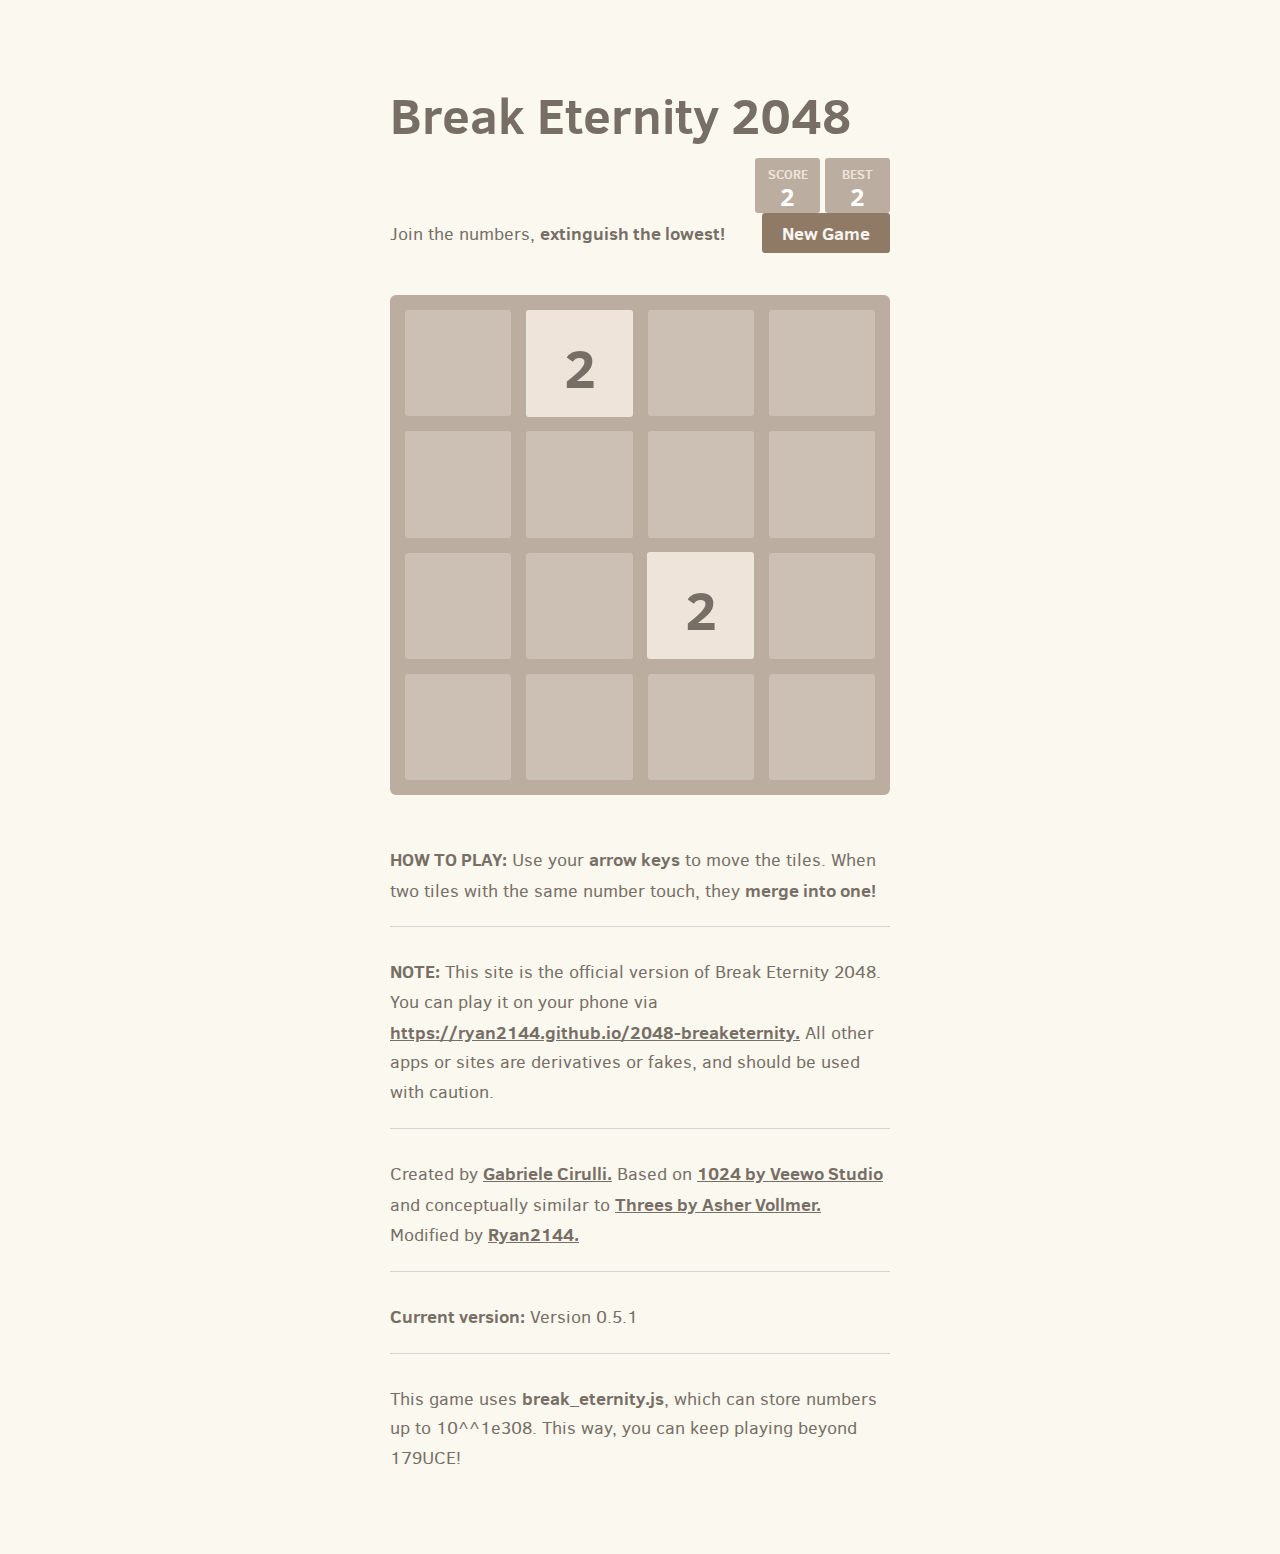
<file: index.html>
<!DOCTYPE html>
<html>
<head>
  <meta charset="utf-8">
  <title>Break Eternity 2048</title>

  <link href="style/main.css" rel="stylesheet" type="text/css">
  <link rel="shortcut icon" href="favicon.ico">
  <link rel="apple-touch-icon" href="meta/apple-touch-icon.png">
  <link rel="apple-touch-startup-image" href="meta/apple-touch-startup-image-640x1096.png" media="(device-width: 320px) and (device-height: 568px) and (-webkit-device-pixel-ratio: 2)"> <!-- iPhone 5+ -->
  <link rel="apple-touch-startup-image" href="meta/apple-touch-startup-image-640x920.png"  media="(device-width: 320px) and (device-height: 480px) and (-webkit-device-pixel-ratio: 2)"> <!-- iPhone, retina -->
  <meta name="apple-mobile-web-app-capable" content="yes">
  <meta name="apple-mobile-web-app-status-bar-style" content="black">

  <meta name="HandheldFriendly" content="True">
  <meta name="MobileOptimized" content="320">
  <meta name="viewport" content="width=device-width, target-densitydpi=160dpi, initial-scale=1.0, maximum-scale=1, user-scalable=no, minimal-ui">
</head>
<body>
  <div class="container">
    <div class="heading">
      <h1 class="title">Break Eternity 2048</h1>
      <div class="scores-container">
        <div class="score-container">0</div>
        <div class="best-container">0</div>
      </div>
    </div>

    <div class="above-game">
      <p class="game-intro">Join the numbers, <strong>extinguish the lowest!</strong></p>
      <a class="restart-button">New Game</a>
    </div>

    <div class="game-container">
      <div class="game-message">
        <p></p>
        <div class="lower">
	        <a class="keep-playing-button">Keep going</a>
          <a class="retry-button">Try again</a>
        </div>
      </div>

      <div class="grid-container">
        <div class="grid-row">
          <div class="grid-cell"></div>
          <div class="grid-cell"></div>
          <div class="grid-cell"></div>
          <div class="grid-cell"></div>
        </div>
        <div class="grid-row">
          <div class="grid-cell"></div>
          <div class="grid-cell"></div>
          <div class="grid-cell"></div>
          <div class="grid-cell"></div>
        </div>
        <div class="grid-row">
          <div class="grid-cell"></div>
          <div class="grid-cell"></div>
          <div class="grid-cell"></div>
          <div class="grid-cell"></div>
        </div>
        <div class="grid-row">
          <div class="grid-cell"></div>
          <div class="grid-cell"></div>
          <div class="grid-cell"></div>
          <div class="grid-cell"></div>
        </div>
      </div>

      <div class="tile-container">

      </div>
    </div>

    <p class="game-explanation">
      <strong class="important">How to play:</strong> Use your <strong>arrow keys</strong> to move the tiles. When two tiles with the same number touch, they <strong>merge into one!</strong>
    </p>
    <hr>
    <p>
    <strong class="important">Note:</strong> This site is the official version of Break Eternity 2048. You can play it on your phone via <a href="https://ryan2144.github.io/2048-breaketernity">https://ryan2144.github.io/2048-breaketernity.</a> All other apps or sites are derivatives or fakes, and should be used with caution.
    </p>
    <hr>
    <p>
    Created by <a href="http://gabrielecirulli.com" target="_blank">Gabriele Cirulli.</a> Based on <a href="https://itunes.apple.com/us/app/1024!/id823499224" target="_blank">1024 by Veewo Studio</a> and conceptually similar to <a href="http://asherv.com/threes/" target="_blank">Threes by Asher Vollmer.</a> Modified by <a href="https://github.com/Ryan2144" target="_blank">Ryan2144.</a>
    </p>
    <hr>
    <p>
    <strong>Current version:</strong> Version 0.5.1
    </p>
    <hr>
    <p>
    This game uses <strong>break_eternity.js</strong>, which can store numbers up to 10^^1e308. This way, you can keep playing beyond 179UCE!
    </p>
  </div>

  <script src="js/bind_polyfill.js"></script>
  <script src="js/classlist_polyfill.js"></script>
  <script src="js/animframe_polyfill.js"></script>
  <script src="js/keyboard_input_manager.js"></script>
  <script src="js/html_actuator.js"></script>
  <script src="js/grid.js"></script>
  <script src="js/tile.js"></script>
  <script src="js/local_storage_manager.js"></script>
  <script src="js/game_manager.js"></script>
  <script src="js/application.js"></script>
  <script src="js/illions.js"></script>
  <script src="js/break_eternity.js"></script>
  <script>var language = 1;</script>
</body>
</html>
</file>
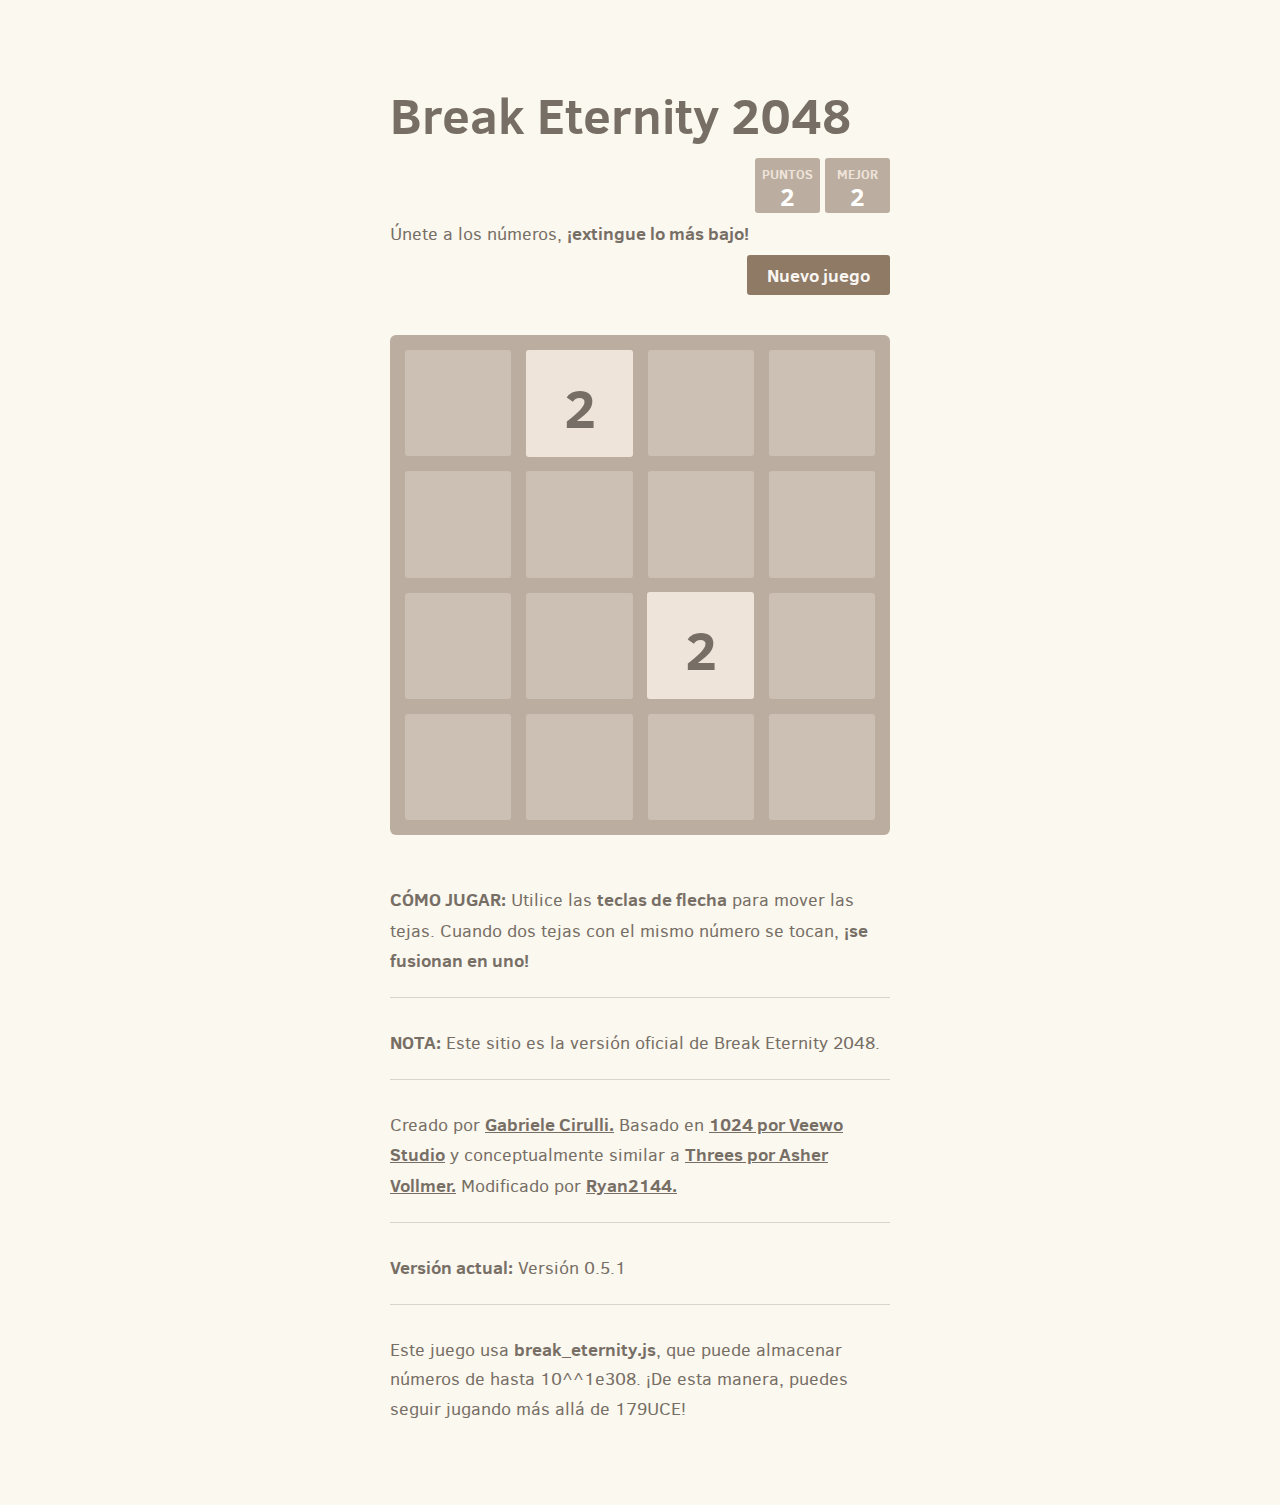
<file: es.html>
<!DOCTYPE html>
<html>
<head>
  <meta charset="utf-8">
  <title>Break Eternity 2048</title>

  <link href="style/main.css" rel="stylesheet" type="text/css">
  <link rel="shortcut icon" href="favicon.ico">
  <link rel="apple-touch-icon" href="meta/apple-touch-icon.png">
  <link rel="apple-touch-startup-image" href="meta/apple-touch-startup-image-640x1096.png" media="(device-width: 320px) and (device-height: 568px) and (-webkit-device-pixel-ratio: 2)"> <!-- iPhone 5+ -->
  <link rel="apple-touch-startup-image" href="meta/apple-touch-startup-image-640x920.png"  media="(device-width: 320px) and (device-height: 480px) and (-webkit-device-pixel-ratio: 2)"> <!-- iPhone, retina -->
  <meta name="apple-mobile-web-app-capable" content="yes">
  <meta name="apple-mobile-web-app-status-bar-style" content="black">

  <meta name="HandheldFriendly" content="True">
  <meta name="MobileOptimized" content="320">
  <meta name="viewport" content="width=device-width, target-densitydpi=160dpi, initial-scale=1.0, maximum-scale=1, user-scalable=no, minimal-ui">
</head>
<body>
  <div class="container">
    <div class="heading">
      <h1 class="title">Break Eternity 2048</h1>
      <div class="scores-container">
        <div class="score-container es">0</div>
        <div class="best-container es">0</div>
      </div>
    </div>

    <div class="above-game">
      <p class="game-intro">Únete a los números, <strong>¡extingue lo más bajo!</strong></p>
      <a class="restart-button">Nuevo juego</a>
    </div>

    <div class="game-container">
      <div class="game-message">
        <p></p>
        <div class="lower">
	        <a class="keep-playing-button">Sigue adelante</a>
          <a class="retry-button">Intentar otra vez</a>
        </div>
      </div>

      <div class="grid-container">
        <div class="grid-row">
          <div class="grid-cell"></div>
          <div class="grid-cell"></div>
          <div class="grid-cell"></div>
          <div class="grid-cell"></div>
        </div>
        <div class="grid-row">
          <div class="grid-cell"></div>
          <div class="grid-cell"></div>
          <div class="grid-cell"></div>
          <div class="grid-cell"></div>
        </div>
        <div class="grid-row">
          <div class="grid-cell"></div>
          <div class="grid-cell"></div>
          <div class="grid-cell"></div>
          <div class="grid-cell"></div>
        </div>
        <div class="grid-row">
          <div class="grid-cell"></div>
          <div class="grid-cell"></div>
          <div class="grid-cell"></div>
          <div class="grid-cell"></div>
        </div>
      </div>

      <div class="tile-container">

      </div>
    </div>

    <p class="game-explanation">
      <strong class="important">Cómo jugar:</strong> Utilice las <strong>teclas de flecha</strong> para mover las tejas. Cuando dos tejas con el mismo número se tocan, <strong>¡se fusionan en uno!</strong>
    </p>
    <hr>
    <p>
    <strong class="important">Nota:</strong> Este sitio es la versión oficial de Break Eternity 2048.
    </p>
    <hr>
    <p>
    Creado por <a href="http://gabrielecirulli.com" target="_blank">Gabriele Cirulli.</a> Basado en <a href="https://itunes.apple.com/us/app/1024!/id823499224" target="_blank">1024 por Veewo Studio</a> y conceptualmente similar a <a href="http://asherv.com/threes/" target="_blank">Threes por Asher Vollmer.</a> Modificado por <a href="https://github.com/Ryan2144" target="_blank">Ryan2144.</a>
    </p>
    <hr>
    <p>
    <strong>Versión actual:</strong> Versión 0.5.1
    </p>
    <hr>
    <p>
    Este juego usa <strong>break_eternity.js</strong>, que puede almacenar números de hasta 10^^1e308. ¡De esta manera, puedes seguir jugando más allá de 179UCE!
    </p>
  </div>

  <script src="js/bind_polyfill.js"></script>
  <script src="js/classlist_polyfill.js"></script>
  <script src="js/animframe_polyfill.js"></script>
  <script src="js/keyboard_input_manager.js"></script>
  <script src="js/html_actuator.js"></script>
  <script src="js/grid.js"></script>
  <script src="js/tile.js"></script>
  <script src="js/local_storage_manager.js"></script>
  <script src="js/game_manager.js"></script>
  <script src="js/application.js"></script>
  <script src="js/illions.js"></script>
  <script src="js/break_eternity.js"></script>
  <script>var language = 4;</script>
</body>
</html>
</file>
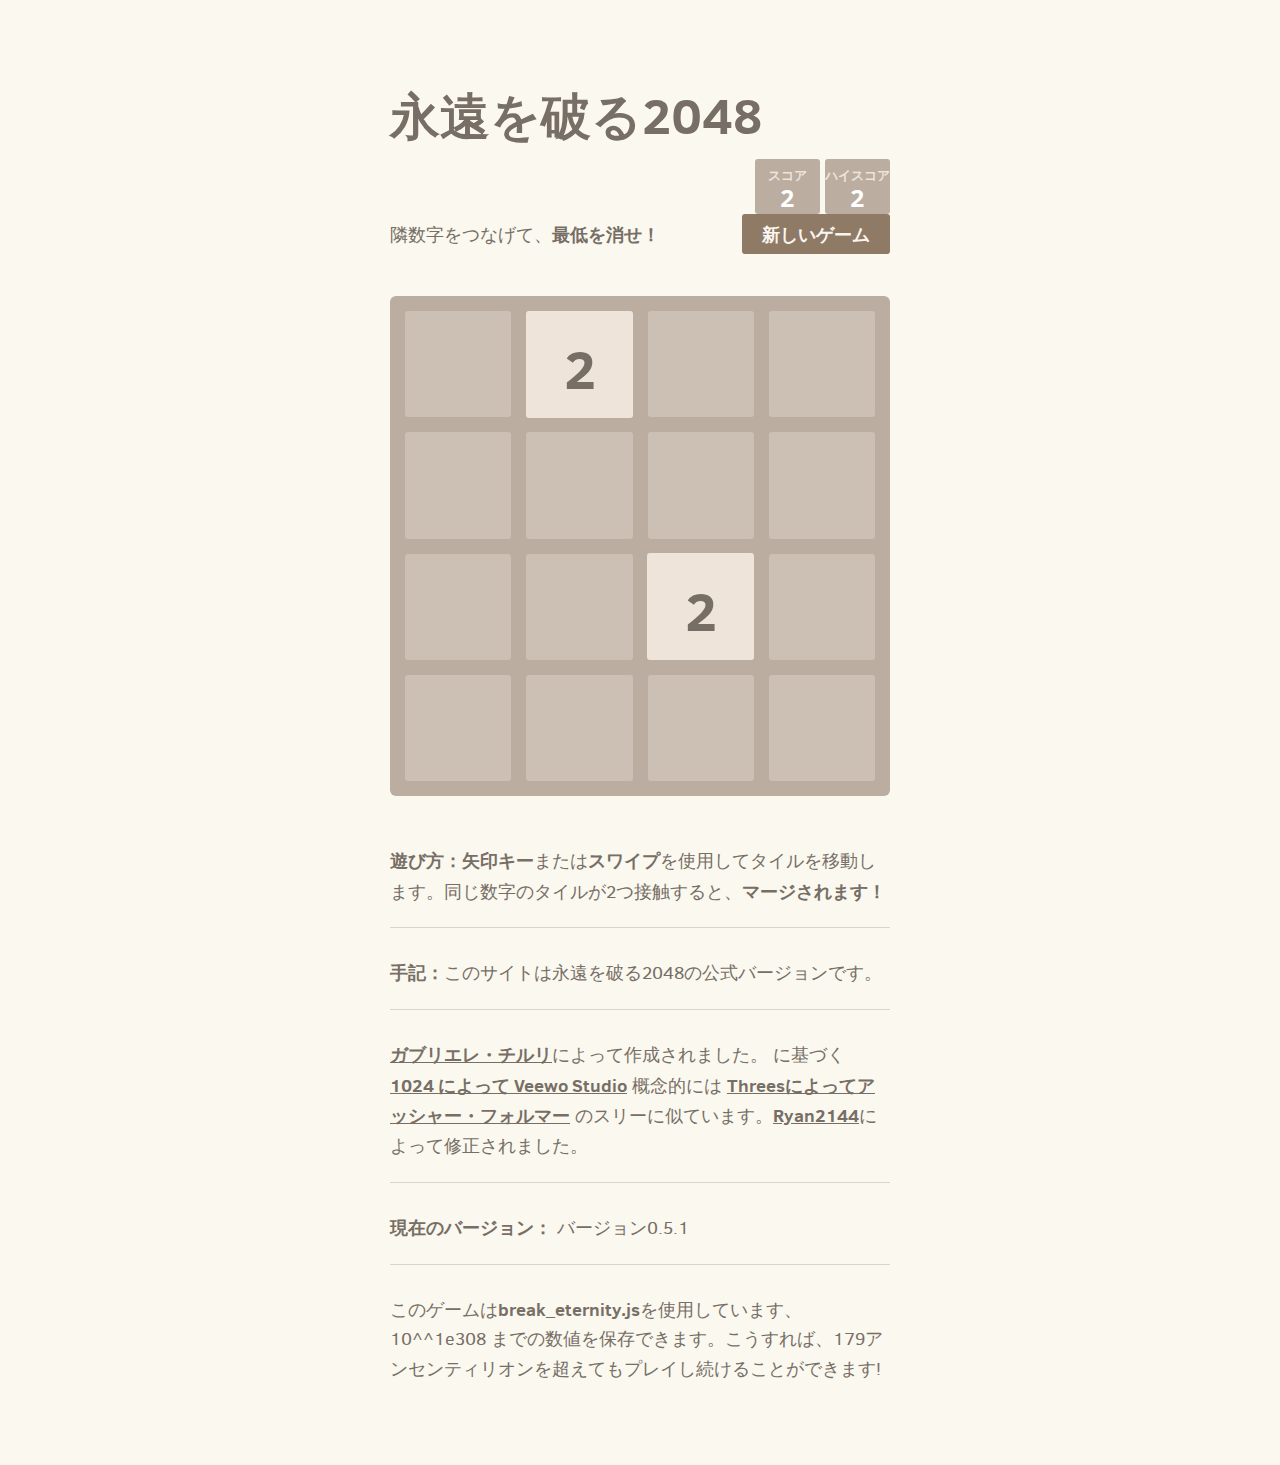
<file: ja.html>
<!DOCTYPE html>
<html>
<head>
  <meta charset="utf-8">
  <title>永遠を破る2048</title>

  <link href="style/main.css" rel="stylesheet" type="text/css">
  <link rel="shortcut icon" href="favicon.ico">
  <link rel="apple-touch-icon" href="meta/apple-touch-icon.png">
  <link rel="apple-touch-startup-image" href="meta/apple-touch-startup-image-640x1096.png" media="(device-width: 320px) and (device-height: 568px) and (-webkit-device-pixel-ratio: 2)"> <!-- iPhone 5+ -->
  <link rel="apple-touch-startup-image" href="meta/apple-touch-startup-image-640x920.png"  media="(device-width: 320px) and (device-height: 480px) and (-webkit-device-pixel-ratio: 2)"> <!-- iPhone, retina -->
  <meta name="apple-mobile-web-app-capable" content="yes">
  <meta name="apple-mobile-web-app-status-bar-style" content="black">

  <meta name="HandheldFriendly" content="True">
  <meta name="MobileOptimized" content="320">
  <meta name="viewport" content="width=device-width, target-densitydpi=160dpi, initial-scale=1.0, maximum-scale=1, user-scalable=no, minimal-ui">
</head>
<body>
  <div class="container">
    <div class="heading">
      <h1 class="title">永遠を破る2048</h1>
      <div class="scores-container">
        <div class="score-container ja">0</div>
        <div class="best-container ja">0</div>
      </div>
    </div>

    <div class="above-game">
      <p class="game-intro">隣数字をつなげて、<strong>最低を消せ！</strong></p>
      <a class="restart-button">新しいゲーム</a>
    </div>

    <div class="game-container">
      <div class="game-message">
        <p></p>
        <div class="lower">
	        <a class="keep-playing-button">続ける</a>
          <a class="retry-button">もう一度始める</a>
        </div>
      </div>

      <div class="grid-container">
        <div class="grid-row">
          <div class="grid-cell"></div>
          <div class="grid-cell"></div>
          <div class="grid-cell"></div>
          <div class="grid-cell"></div>
        </div>
        <div class="grid-row">
          <div class="grid-cell"></div>
          <div class="grid-cell"></div>
          <div class="grid-cell"></div>
          <div class="grid-cell"></div>
        </div>
        <div class="grid-row">
          <div class="grid-cell"></div>
          <div class="grid-cell"></div>
          <div class="grid-cell"></div>
          <div class="grid-cell"></div>
        </div>
        <div class="grid-row">
          <div class="grid-cell"></div>
          <div class="grid-cell"></div>
          <div class="grid-cell"></div>
          <div class="grid-cell"></div>
        </div>
      </div>

      <div class="tile-container">

      </div>
    </div>

    <p class="game-explanation">
      <strong class="important">遊び方：</strong><strong>矢印キー</strong>または<strong>スワイプ</strong>を使用してタイルを移動します。同じ数字のタイルが2つ接触すると、<strong>マージされます！</strong>
    </p>
    <hr>
    <p>
    <strong class="important">手記：</strong>このサイトは永遠を破る2048の公式バージョンです。
    </p>
    <hr>
    <p>
    <a href="http://gabrielecirulli.com" target="_blank">ガブリエレ・チルリ</a>によって作成されました。 に基づく <a href="https://itunes.apple.com/us/app/1024!/id823499224" target="_blank">1024 によって Veewo Studio</a> 概念的には <a href="http://asherv.com/threes/" target="_blank">Threesによってアッシャー・フォルマー</a> のスリーに似ています。<a href="https://github.com/Ryan2144" target="_blank">Ryan2144</a>によって修正されました。
    </p>
    <hr>
    <p>
    <strong>現在のバージョン：</strong> バージョン0.5.1
    </p>
    <hr>
    <p>
    このゲームは<strong>break_eternity.js</strong>を使用しています、10^^1e308 までの数値を保存できます。こうすれば、179アンセンティリオンを超えてもプレイし続けることができます!
    </p>
  </div>

  <script src="js/bind_polyfill.js"></script>
  <script src="js/classlist_polyfill.js"></script>
  <script src="js/animframe_polyfill.js"></script>
  <script src="js/keyboard_input_manager.js"></script>
  <script src="js/html_actuator.js"></script>
  <script src="js/grid.js"></script>
  <script src="js/tile.js"></script>
  <script src="js/local_storage_manager.js"></script>
  <script src="js/game_manager.js"></script>
  <script src="js/application.js"></script>
  <script src="js/illions.js"></script>
  <script src="js/break_eternity.js"></script>
  <script>var language = 2;</script>
</body>
</html>
</file>
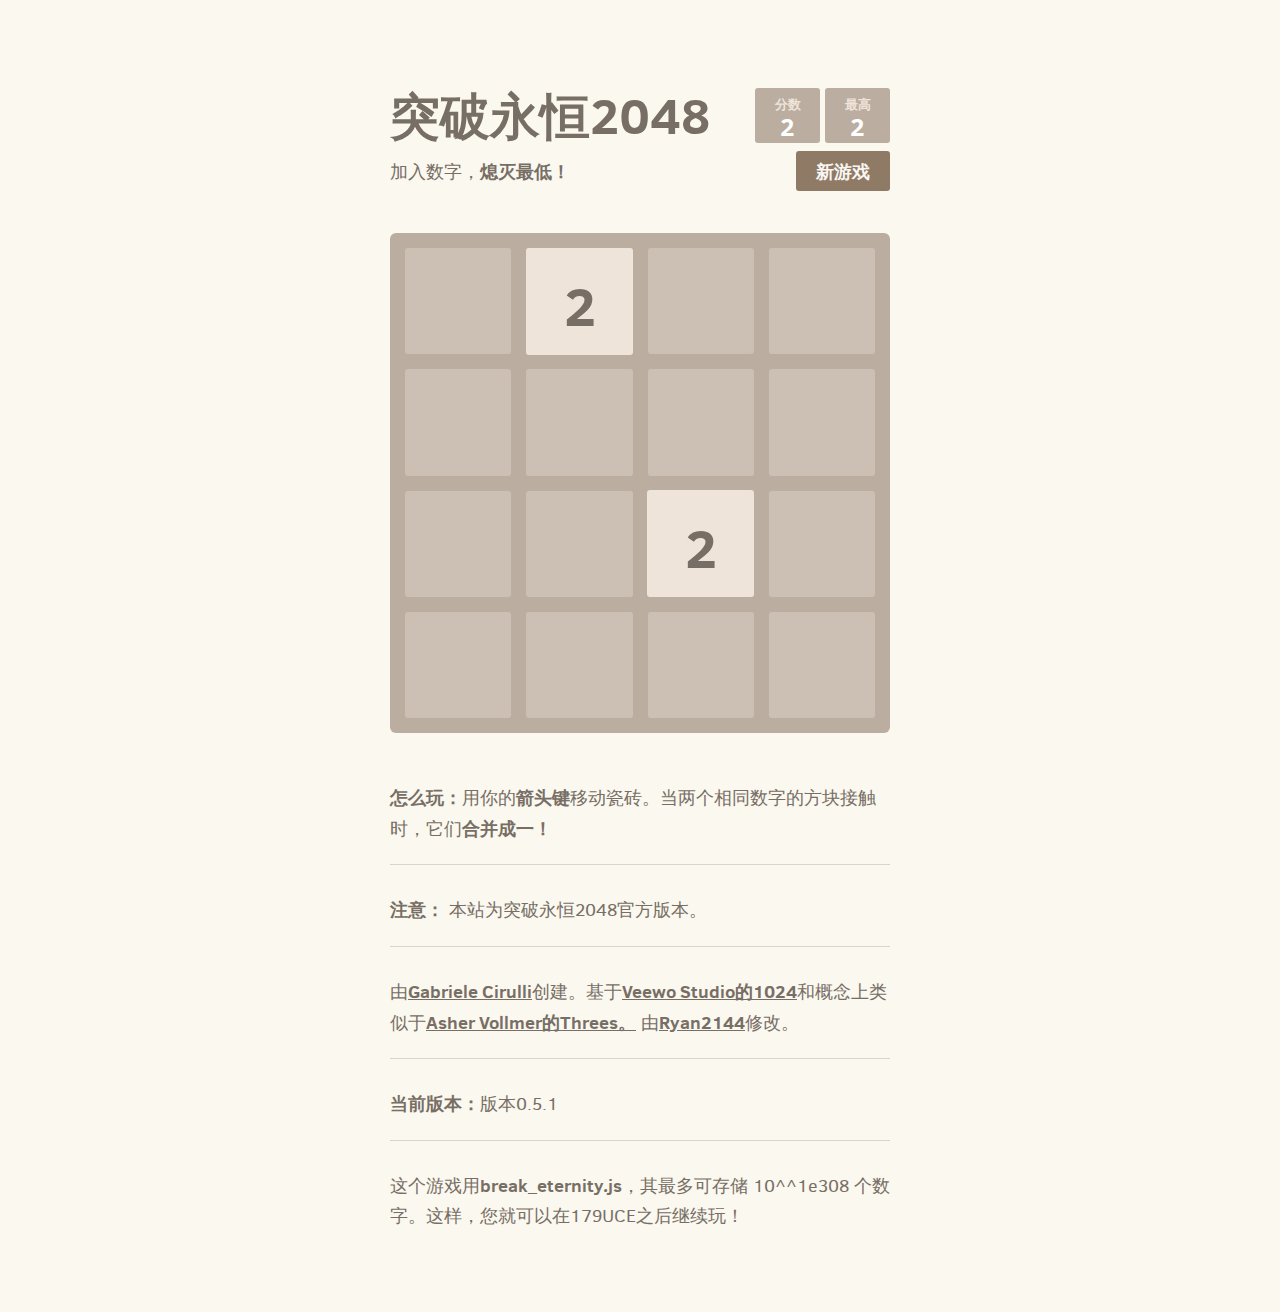
<file: zh.html>
<!DOCTYPE html>
<html>
<head>
  <meta charset="utf-8">
  <title>突破永恒2048</title>

  <link href="style/main.css" rel="stylesheet" type="text/css">
  <link rel="shortcut icon" href="favicon.ico">
  <link rel="apple-touch-icon" href="meta/apple-touch-icon.png">
  <link rel="apple-touch-startup-image" href="meta/apple-touch-startup-image-640x1096.png" media="(device-width: 320px) and (device-height: 568px) and (-webkit-device-pixel-ratio: 2)"> <!-- iPhone 5+ -->
  <link rel="apple-touch-startup-image" href="meta/apple-touch-startup-image-640x920.png"  media="(device-width: 320px) and (device-height: 480px) and (-webkit-device-pixel-ratio: 2)"> <!-- iPhone, retina -->
  <meta name="apple-mobile-web-app-capable" content="yes">
  <meta name="apple-mobile-web-app-status-bar-style" content="black">

  <meta name="HandheldFriendly" content="True">
  <meta name="MobileOptimized" content="320">
  <meta name="viewport" content="width=device-width, target-densitydpi=160dpi, initial-scale=1.0, maximum-scale=1, user-scalable=no, minimal-ui">
</head>
<body>
  <div class="container">
    <div class="heading">
      <h1 class="title">突破永恒2048</h1>
      <div class="scores-container">
        <div class="score-container zh">0</div>
        <div class="best-container zh">0</div>
      </div>
    </div>

    <div class="above-game">
      <p class="game-intro">加入数字，<strong>熄灭最低！</strong></p>
      <a class="restart-button">新游戏</a>
    </div>

    <div class="game-container">
      <div class="game-message">
        <p></p>
        <div class="lower">
	        <a class="keep-playing-button">接着玩</a>
          <a class="retry-button">再试一次</a>
        </div>
      </div>

      <div class="grid-container">
        <div class="grid-row">
          <div class="grid-cell"></div>
          <div class="grid-cell"></div>
          <div class="grid-cell"></div>
          <div class="grid-cell"></div>
        </div>
        <div class="grid-row">
          <div class="grid-cell"></div>
          <div class="grid-cell"></div>
          <div class="grid-cell"></div>
          <div class="grid-cell"></div>
        </div>
        <div class="grid-row">
          <div class="grid-cell"></div>
          <div class="grid-cell"></div>
          <div class="grid-cell"></div>
          <div class="grid-cell"></div>
        </div>
        <div class="grid-row">
          <div class="grid-cell"></div>
          <div class="grid-cell"></div>
          <div class="grid-cell"></div>
          <div class="grid-cell"></div>
        </div>
      </div>

      <div class="tile-container">

      </div>
    </div>

    <p class="game-explanation">
      <strong class="important">怎么玩：</strong>用你的<strong>箭头键</strong>移动瓷砖。当两个相同数字的方块接触时，它们<strong>合并成一！</strong>
    </p>
    <hr>
    <p>
    <strong class="important">注意：</strong> 本站为突破永恒2048官方版本。
    </p>
    <hr>
    <p>
    由<a href="http://gabrielecirulli.com" target="_blank">Gabriele Cirulli</a>创建。基于<a href="https://itunes.apple.com/us/app/1024!/id823499224" target="_blank">Veewo Studio的1024</a>和概念上类似于<a href="http://asherv.com/threes/" target="_blank">Asher Vollmer的Threes。</a> 由<a href="https://github.com/Ryan2144" target="_blank">Ryan2144</a>修改。
    </p>
    <hr>
    <p>
    <strong>当前版本：</strong>版本0.5.1
    </p>
    <hr>
    <p>
    这个游戏用<strong>break_eternity.js</strong>，其最多可存储 10^^1e308 个数字。这样，您就可以在179UCE之后继续玩！
    </p>
  </div>

  <script src="js/bind_polyfill.js"></script>
  <script src="js/classlist_polyfill.js"></script>
  <script src="js/animframe_polyfill.js"></script>
  <script src="js/keyboard_input_manager.js"></script>
  <script src="js/html_actuator.js"></script>
  <script src="js/grid.js"></script>
  <script src="js/tile.js"></script>
  <script src="js/local_storage_manager.js"></script>
  <script src="js/game_manager.js"></script>
  <script src="js/application.js"></script>
  <script src="js/illions.js"></script>
  <script src="js/break_eternity.js"></script>
  <script>var language = 3;</script>
</body>
</html>
</file>
<file: style/main.css>
@import url(fonts/clear-sans.css);
html, body {
  margin: 0;
  padding: 0;
  background: #faf8ef;
  color: #776e65;
  font-family: "Clear Sans", "Helvetica Neue", Arial, sans-serif;
  font-size: 18px; }

body {
  margin: 80px 0; }

.heading:after {
  content: "";
  display: block;
  clear: both; }

h1.title {
  font-size: 50px;
  font-weight: bold;
  margin: 0;
  display: block;
  float: left; }

@-webkit-keyframes move-up {
  0% {
    top: 25px;
    opacity: 1; }

  100% {
    top: -50px;
    opacity: 0; } }
@-moz-keyframes move-up {
  0% {
    top: 25px;
    opacity: 1; }

  100% {
    top: -50px;
    opacity: 0; } }
@keyframes move-up {
  0% {
    top: 25px;
    opacity: 1; }

  100% {
    top: -50px;
    opacity: 0; } }
.scores-container {
  float: right;
  text-align: right; }

.score-container, .best-container {
  position: relative;
  display: inline-block;
  background: #bbada0;
  padding: 15px 25px;
  font-size: 25px;
  height: 25px;
  line-height: 47px;
  font-weight: bold;
  border-radius: 3px;
  color: white;
  margin-top: 8px;
  text-align: center; }
  .score-container:after, .best-container:after {
    position: absolute;
    width: 100%;
    top: 10px;
    left: 0;
    text-transform: uppercase;
    font-size: 13px;
    line-height: 13px;
    text-align: center;
    color: #eee4da; }
  .score-container .score-addition, .best-container .score-addition {
    position: absolute;
    right: 30px;
    color: red;
    font-size: 25px;
    line-height: 25px;
    font-weight: bold;
    color: rgba(119, 110, 101, 0.9);
    z-index: 100;
    -webkit-animation: move-up 600ms ease-in;
    -moz-animation: move-up 600ms ease-in;
    animation: move-up 600ms ease-in;
    -webkit-animation-fill-mode: both;
    -moz-animation-fill-mode: both;
    animation-fill-mode: both; }

.score-container:after {
  content: "Score"; }

.best-container:after {
  content: "Best"; }

.score-container.ja:after {
  content: "スコア"; }

.best-container.ja:after {
  content: "ハイスコア"; }

.score-container.zh:after {
  content: "分数"; }

.best-container.zh:after {
  content: "最高"; }

.score-container.es:after {
  content: "Puntos"; }

.best-container.es:after {
  content: "Mejor"; }

p {
  margin-top: 0;
  margin-bottom: 10px;
  line-height: 1.65; }

a {
  color: #776e65;
  font-weight: bold;
  text-decoration: underline;
  cursor: pointer; }

strong.important {
  text-transform: uppercase; }

hr {
  border: none;
  border-bottom: 1px solid #d8d4d0;
  margin-top: 20px;
  margin-bottom: 30px; }

.container {
  width: 500px;
  margin: 0 auto; }

@-webkit-keyframes fade-in {
  0% {
    opacity: 0; }

  100% {
    opacity: 1; } }
@-moz-keyframes fade-in {
  0% {
    opacity: 0; }

  100% {
    opacity: 1; } }
@keyframes fade-in {
  0% {
    opacity: 0; }

  100% {
    opacity: 1; } }
.game-container {
  margin-top: 40px;
  position: relative;
  padding: 15px;
  cursor: default;
  -webkit-touch-callout: none;
  -ms-touch-callout: none;
  -webkit-user-select: none;
  -moz-user-select: none;
  -ms-user-select: none;
  -ms-touch-action: none;
  touch-action: none;
  background: #bbada0;
  border-radius: 6px;
  width: 500px;
  height: 500px;
  -webkit-box-sizing: border-box;
  -moz-box-sizing: border-box;
  box-sizing: border-box; }
  .game-container .game-message {
    display: none;
    position: absolute;
    top: 0;
    right: 0;
    bottom: 0;
    left: 0;
    background: rgba(238, 228, 218, 0.5);
    z-index: 100;
    text-align: center;
    -webkit-animation: fade-in 800ms ease 1200ms;
    -moz-animation: fade-in 800ms ease 1200ms;
    animation: fade-in 800ms ease 1200ms;
    -webkit-animation-fill-mode: both;
    -moz-animation-fill-mode: both;
    animation-fill-mode: both; }
    .game-container .game-message p {
      font-size: 60px;
      font-weight: bold;
      height: 60px;
      line-height: 60px;
      margin-top: 222px; }
    .game-container .game-message .lower {
      display: block;
      margin-top: 59px; }
    .game-container .game-message a {
      display: inline-block;
      background: #8f7a66;
      border-radius: 3px;
      padding: 0 20px;
      text-decoration: none;
      color: #f9f6f2;
      height: 40px;
      line-height: 42px;
      margin-left: 9px; }
      .game-container .game-message a.keep-playing-button {
        display: none; }
    .game-container .game-message.game-won {
      background: rgba(237, 194, 46, 0.5);
      color: #f9f6f2; }
      .game-container .game-message.game-won a.keep-playing-button {
        display: inline-block; }
    .game-container .game-message.game-won, .game-container .game-message.game-over {
      display: block; }

.grid-container {
  position: absolute;
  z-index: 1; }

.grid-row {
  margin-bottom: 15px; }
  .grid-row:last-child {
    margin-bottom: 0; }
  .grid-row:after {
    content: "";
    display: block;
    clear: both; }

.grid-cell {
  width: 106.25px;
  height: 106.25px;
  margin-right: 15px;
  float: left;
  border-radius: 3px;
  background: rgba(238, 228, 218, 0.35); }
  .grid-cell:last-child {
    margin-right: 0; }

.tile-container {
  position: absolute;
  z-index: 2; }

.tile, .tile .tile-inner {
  width: 107px;
  height: 107px;
  line-height: 116.25px; }
.tile.tile-position-1-1 {
  -webkit-transform: translate(0px, 0px);
  -moz-transform: translate(0px, 0px);
  transform: translate(0px, 0px); }
.tile.tile-position-1-2 {
  -webkit-transform: translate(0px, 121px);
  -moz-transform: translate(0px, 121px);
  transform: translate(0px, 121px); }
.tile.tile-position-1-3 {
  -webkit-transform: translate(0px, 242px);
  -moz-transform: translate(0px, 242px);
  transform: translate(0px, 242px); }
.tile.tile-position-1-4 {
  -webkit-transform: translate(0px, 363px);
  -moz-transform: translate(0px, 363px);
  transform: translate(0px, 363px); }
.tile.tile-position-2-1 {
  -webkit-transform: translate(121px, 0px);
  -moz-transform: translate(121px, 0px);
  transform: translate(121px, 0px); }
.tile.tile-position-2-2 {
  -webkit-transform: translate(121px, 121px);
  -moz-transform: translate(121px, 121px);
  transform: translate(121px, 121px); }
.tile.tile-position-2-3 {
  -webkit-transform: translate(121px, 242px);
  -moz-transform: translate(121px, 242px);
  transform: translate(121px, 242px); }
.tile.tile-position-2-4 {
  -webkit-transform: translate(121px, 363px);
  -moz-transform: translate(121px, 363px);
  transform: translate(121px, 363px); }
.tile.tile-position-3-1 {
  -webkit-transform: translate(242px, 0px);
  -moz-transform: translate(242px, 0px);
  transform: translate(242px, 0px); }
.tile.tile-position-3-2 {
  -webkit-transform: translate(242px, 121px);
  -moz-transform: translate(242px, 121px);
  transform: translate(242px, 121px); }
.tile.tile-position-3-3 {
  -webkit-transform: translate(242px, 242px);
  -moz-transform: translate(242px, 242px);
  transform: translate(242px, 242px); }
.tile.tile-position-3-4 {
  -webkit-transform: translate(242px, 363px);
  -moz-transform: translate(242px, 363px);
  transform: translate(242px, 363px); }
.tile.tile-position-4-1 {
  -webkit-transform: translate(363px, 0px);
  -moz-transform: translate(363px, 0px);
  transform: translate(363px, 0px); }
.tile.tile-position-4-2 {
  -webkit-transform: translate(363px, 121px);
  -moz-transform: translate(363px, 121px);
  transform: translate(363px, 121px); }
.tile.tile-position-4-3 {
  -webkit-transform: translate(363px, 242px);
  -moz-transform: translate(363px, 242px);
  transform: translate(363px, 242px); }
.tile.tile-position-4-4 {
  -webkit-transform: translate(363px, 363px);
  -moz-transform: translate(363px, 363px);
  transform: translate(363px, 363px); }

.tile {
  position: absolute;
  -webkit-transition: 100ms ease-in-out;
  -moz-transition: 100ms ease-in-out;
  transition: 100ms ease-in-out;
  -webkit-transition-property: -webkit-transform;
  -moz-transition-property: -moz-transform;
  transition-property: transform; }
  .tile .tile-inner {
    border-radius: 3px;
    background: #eee4da;
    text-align: center;
    font-weight: bold;
    z-index: 10;
    font-size: 55px; }
  .tile.tile-2 .tile-inner {
    background: #eee4da;
    box-shadow: 0 0 30px 10px rgba(243, 215, 116, 0), inset 0 0 0 1px rgba(255, 255, 255, 0); }
  .tile.tile-4 .tile-inner {
    background: #ede0c8;
    box-shadow: 0 0 30px 10px rgba(243, 215, 116, 0), inset 0 0 0 1px rgba(255, 255, 255, 0); }
  .tile.tile-8 .tile-inner {
    color: #f9f6f2;
    background: #f2b179; }
  .tile.tile-16 .tile-inner {
    color: #f9f6f2;
    background: #f59563; }
  .tile.tile-32 .tile-inner {
    color: #f9f6f2;
    background: #f67c5f; }
  .tile.tile-64 .tile-inner {
    color: #f9f6f2;
    background: #f65e3b; }
  .tile.tile-128 .tile-inner {
    color: #f9f6f2;
    background: #edcf72;
    box-shadow: 0 0 30px 10px rgba(243, 215, 116, 0.2381), inset 0 0 0 1px rgba(255, 255, 255, 0.14286);
    font-size: 45px; }
    @media screen and (max-width: 520px) {
      .tile.tile-128 .tile-inner {
        font-size: 25px; } }
  .tile.tile-256 .tile-inner {
    color: #f9f6f2;
    background: #edcc61;
    box-shadow: 0 0 30px 10px rgba(243, 215, 116, 0.31746), inset 0 0 0 1px rgba(255, 255, 255, 0.19048);
    font-size: 45px; }
    @media screen and (max-width: 520px) {
      .tile.tile-256 .tile-inner {
        font-size: 25px; } }
  .tile.tile-512 .tile-inner {
    color: #f9f6f2;
    background: #edc850;
    box-shadow: 0 0 30px 10px rgba(243, 215, 116, 0.39683), inset 0 0 0 1px rgba(255, 255, 255, 0.2381);
    font-size: 45px; }
    @media screen and (max-width: 520px) {
      .tile.tile-512 .tile-inner {
        font-size: 25px; } }
  .tile.tile-1024 .tile-inner {
    color: #f9f6f2;
    background: #edc53f;
    box-shadow: 0 0 30px 10px rgba(243, 215, 116, 0.47619), inset 0 0 0 1px rgba(255, 255, 255, 0.28571);
    font-size: 35px; }
    @media screen and (max-width: 520px) {
      .tile.tile-1024 .tile-inner {
        font-size: 15px; } }
  .tile.tile-2048 .tile-inner {
    color: #f9f6f2;
    background: #edc22e;
    box-shadow: 0 0 30px 10px rgba(243, 215, 116, 0.55556), inset 0 0 0 1px rgba(255, 255, 255, 0.33333);
    font-size: 35px; }
    @media screen and (max-width: 520px) {
      .tile.tile-2048 .tile-inner {
        font-size: 15px; } }
  .tile.tile-4096 .tile-inner {
    color: #f9f6f2;
    background: #ebb2f0;
    box-shadow: 0 0 30px 10px rgba(198, 109, 196, 0.65556), inset 0 0 0 1px rgba(255, 255, 255, 0.33333);
    font-size: 35px; }
    @media screen and (max-width: 520px) {
      .tile.tile-4096 .tile-inner {
        font-size: 15px; } }
  .tile.tile-8192 .tile-inner {
    color: #f9f6f2;
    background: #d38dd7;
    box-shadow: 0 0 30px 10px rgba(186, 98, 189, 0.75556), inset 0 0 0 1px rgba(255, 255, 255, 0.33333);
    font-size: 35px; }
    @media screen and (max-width: 520px) {
      .tile.tile-8192 .tile-inner {
        font-size: 15px; } }
  .tile.tile-16384 .tile-inner {
    color: #f9f6f2;
    background: #bd6fc2;
    box-shadow: 0 0 30px 10px rgba(177, 83, 179, 0.85556), inset 0 0 0 1px rgba(255, 255, 255, 0.33333);
    font-size: 30px; }
    @media screen and (max-width: 520px) {
      .tile.tile-16384 .tile-inner {
        font-size: 10px; } }
  .tile.tile-32768 .tile-inner {
    color: #f9f6f2;
    background: #8a1290;
    box-shadow: 0 0 30px 10px rgba(128, 34, 122, 0.87556), inset 0 0 0 1px rgba(255, 255, 255, 0.33333);
    font-size: 30px; }
    @media screen and (max-width: 520px) {
      .tile.tile-32768 .tile-inner {
        font-size: 10px; } }
  .tile.tile-65536 .tile-inner {
    color: #f9f6f2;
    background: #6b076b;
    box-shadow: 0 0 30px 10px rgba(98, 12, 96, 0.92556), inset 0 0 0 1px rgba(255, 255, 255, 0.33333);
    font-size: 30px; }
    @media screen and (max-width: 520px) {
      .tile.tile-65536 .tile-inner {
        font-size: 10px; } }
  .tile.tile-131072 .tile-inner {
    color: #f9f6f2;
    background: #8594f7;
    box-shadow: 0 0 30px 10px rgba(141, 140, 255, 0.95556), inset 0 0 0 1px rgba(255, 255, 255, 0.33333);
    font-size: 27px; }
    @media screen and (max-width: 520px) {
      .tile.tile-131072 .tile-inner {
        font-size: 10px; } }
  .tile.tile-262144 .tile-inner {
    color: #f9f6f2;
    background: #7686f3;
    box-shadow: 0 0 30px 10px rgba(124, 122, 255, 0.97556), inset 0 0 0 1px rgba(255, 255, 255, 0.33333);
    font-size: 27px; }
    @media screen and (max-width: 520px) {
      .tile.tile-262144 .tile-inner {
        font-size: 10px; } }
  .tile.tile-524288 .tile-inner {
    color: #f9f6f2;
    background: #5e71ef;
    box-shadow: 0 0 30px 10px rgba(101, 100, 255, 1), inset 0 0 0 1px rgba(255, 255, 255, 0.33333);
    font-size: 27px; }
    @media screen and (max-width: 520px) {
      .tile.tile-524288 .tile-inner {
        font-size: 10px; } }
  .tile.tile-1048576 .tile-inner {
    color: #f9f6f2;
    background: #3c52e7;
    box-shadow: 0 0 30px 10px rgba(72, 70, 255, 1), inset 0 0 0 1px rgba(255, 255, 255, 0.33333);
    font-size: 30px; }
    @media screen and (max-width: 520px) {
      .tile.tile-1048576 .tile-inner {
        font-size: 10px; } }
  .tile.tile-2097152 .tile-inner {
    color: #f9f6f2;
    background: #354ce6;
    box-shadow: 0 0 30px 10px rgba(62, 60, 255, 1), inset 0 0 0 1px rgba(255, 255, 255, 0.33333);
    font-size: 30px; }
    @media screen and (max-width: 520px) {
      .tile.tile-2097152 .tile-inner {
        font-size: 10px; } }
  .tile.tile-4194304 .tile-inner {
    color: #f9f6f2;
    background: #b2b2b2;
    box-shadow: 0 0 30px 10px rgba(167, 167, 167, 1), inset 0 0 0 1px rgba(255, 255, 255, 0.33333);
    font-size: 30px; }
    @media screen and (max-width: 520px) {
      .tile.tile-4194304 .tile-inner {
        font-size: 10px; } }
  .tile.tile-8388608 .tile-inner {
    color: #f9f6f2;
    background: #979797;
    box-shadow: 0 0 30px 10px rgba(129, 129, 129, 1), inset 0 0 0 1px rgba(255, 255, 255, 0.33333);
    font-size: 30px; }
    @media screen and (max-width: 520px) {
      .tile.tile-8388608 .tile-inner {
        font-size: 10px; } }
  .tile.tile-16777216 .tile-inner {
    color: #f9f6f2;
    background: #828282;
    box-shadow: 0 0 30px 10px rgba(116, 116, 116, 1), inset 0 0 0 1px rgba(255, 255, 255, 0.33333);
    font-size: 25px; }
    @media screen and (max-width: 520px) {
      .tile.tile-16777216 .tile-inner {
        font-size: 10px; } }
  .tile.tile-33554432 .tile-inner {
    color: #f9f6f2;
    background: #6f6f6f;
    box-shadow: 0 0 30px 10px rgba(100, 100, 100, 1), inset 0 0 0 1px rgba(255, 255, 255, 0.33333);
    font-size: 25px; }
    @media screen and (max-width: 520px) {
      .tile.tile-33554432 .tile-inner {
        font-size: 10px; } }
  .tile.tile-67108864 .tile-inner {
    color: #f9f6f2;
    background: #585858;
    box-shadow: 0 0 30px 10px rgba(67, 67, 67, 1), inset 0 0 0 1px rgba(255, 255, 255, 0.33333);
    font-size: 25px; }
    @media screen and (max-width: 520px) {
      .tile.tile-67108864 .tile-inner {
        font-size: 10px; } }
  .tile.tile-134217728 .tile-inner {
    color: #f9f6f2;
    background: #434343;
    box-shadow: 0 0 30px 10px rgba(55, 55, 55, 1), inset 0 0 0 1px rgba(255, 255, 255, 0.33333);
    font-size: 22px; }
    @media screen and (max-width: 520px) {
      .tile.tile-134217728 .tile-inner {
        font-size: 10px; } }
  .tile.tile-268435456 .tile-inner {
    color: #f9f6f2;
    background: #2e2e2e;
    box-shadow: 0 0 30px 10px rgba(23, 23, 23, 1), inset 0 0 0 1px rgba(255, 255, 255, 0.33333);
    font-size: 22px; }
    @media screen and (max-width: 520px) {
      .tile.tile-268435456 .tile-inner {
        font-size: 10px; } }
  .tile.tile-536870912 .tile-inner {
    color: #f9f6f2;
    background: #1c1c1c;
    box-shadow: 0 0 30px 10px rgba(8, 8, 8, 1), inset 0 0 0 1px rgba(255, 255, 255, 0.33333);
    font-size: 22px; }
    @media screen and (max-width: 520px) {
      .tile.tile-536870912 .tile-inner {
        font-size: 10px; } }
  .tile.tile-1073741824 .tile-inner {
    color: #f9f6f2;
    background: #000000;
    box-shadow: 0 0 30px 10px rgba(0, 0, 0, 1), inset 0 0 0 1px rgba(255, 255, 255, 0.33333);
    font-size: 30px; }
    @media screen and (max-width: 520px) {
      .tile.tile-1073741824 .tile-inner {
        font-size: 10px; } }
  .tile.tile-2147483648 .tile-inner {
    color: #f9f6f2;
    background: #ff0000;
    box-shadow: 0 0 30px 10px rgba(255, 0, 0, 1), inset 0 0 0 1px rgba(255, 255, 255, 0.33333);
    font-size: 30px; }
    @media screen and (max-width: 520px) {
      .tile.tile-2147483648 .tile-inner {
        font-size: 10px; } }
  .tile.tile-4294967296 .tile-inner {
    color: #f9f6f2;
    background: #12ff0d;
    box-shadow: 0 0 30px 10px rgba(0, 255, 9, 1), inset 0 0 0 1px rgba(255, 255, 255, 0.33333);
    font-size: 30px; }
    @media screen and (max-width: 520px) {
      .tile.tile-4294967296 .tile-inner {
        font-size: 10px; } }
  .tile.tile-8589934592 .tile-inner {
    color: #f9f6f2;
    background: #020efc;
    box-shadow: 0 0 30px 10px rgba(0, 6, 255, 1), inset 0 0 0 1px rgba(255, 255, 255, 0.33333);
    font-size: 30px; }
    @media screen and (max-width: 520px) {
      .tile.tile-8589934592 .tile-inner {
        font-size: 10px; } }
  .tile.tile-17179869184 .tile-inner {
    color: #f9f6f2;
    background: #00f3ff;
    box-shadow: 0 0 30px 10px rgba(0, 251, 255, 1), inset 0 0 0 1px rgba(255, 255, 255, 0.33333);
    font-size: 25px; }
    @media screen and (max-width: 520px) {
      .tile.tile-17179869184 .tile-inner {
        font-size: 10px; } }
  .tile.tile-34359738368 .tile-inner {
    color: #f9f6f2;
    background: #00d2de;
    box-shadow: 0 0 30px 10px rgba(0, 221, 225, 1), inset 0 0 0 1px rgba(255, 255, 255, 0.33333);
    font-size: 25px; }
    @media screen and (max-width: 520px) {
      .tile.tile-34359738368 .tile-inner {
        font-size: 10px; } }
  .tile.tile-68719476736 .tile-inner {
    color: #f9f6f2;
    background: #00bec8;
    box-shadow: 0 0 30px 10px #00bec8, inset 0 0 0 1px rgba(255, 255, 255, 0.33333);
    font-size: 25px; }
    @media screen and (max-width: 520px) {
      .tile.tile-68719476736 .tile-inner {
        font-size: 10px; } }
  .tile.tile-137438953472 .tile-inner {
    color: #f9f6f2;
    background: #00a0a0;
    box-shadow: 0 0 30px 10px #00a0a0, inset 0 0 0 1px rgba(255, 255, 255, 0.33333);
    font-size: 22px; }
    @media screen and (max-width: 520px) {
      .tile.tile-137438953472 .tile-inner {
        font-size: 10px; } }
  .tile.tile-274877906944 .tile-inner {
    color: #f9f6f2;
    background: #009090;
    box-shadow: 0 0 30px 10px #009090, inset 0 0 0 1px rgba(255, 255, 255, 0.33333);
    font-size: 22px; }
    @media screen and (max-width: 520px) {
      .tile.tile-274877906944 .tile-inner {
        font-size: 10px; } }
  .tile.tile-549755813888 .tile-inner {
    color: #f9f6f2;
    background: #007777;
    box-shadow: 0 0 30px 10px #007777, inset 0 0 0 1px rgba(255, 255, 255, 0.33333);
    font-size: 22px; }
    @media screen and (max-width: 520px) {
      .tile.tile-549755813888 .tile-inner {
        font-size: 10px; } }
  .tile.tile-1099511627776 .tile-inner {
    color: #f9f6f2;
    background: #005d5d;
    box-shadow: 0 0 30px 10px #005d5d, inset 0 0 0 1px rgba(255, 255, 255, 0.33333);
    font-size: 30px; }
    @media screen and (max-width: 520px) {
      .tile.tile-1099511627776 .tile-inner {
        font-size: 10px; } }
  .tile.tile-2199023255552 .tile-inner {
    color: #f9f6f2;
    background: #6b338a;
    box-shadow: 0 0 30px 10px #6b338a, inset 0 0 0 1px rgba(255, 255, 255, 0.33333);
    font-size: 30px; }
    @media screen and (max-width: 520px) {
      .tile.tile-2199023255552 .tile-inner {
        font-size: 10px; } }
  .tile.tile-4398046511104 .tile-inner {
    color: #f9f6f2;
    background: #8941af;
    box-shadow: 0 0 30px 10px #8941af, inset 0 0 0 1px rgba(255, 255, 255, 0.33333);
    font-size: 30px; }
    @media screen and (max-width: 520px) {
      .tile.tile-4398046511104 .tile-inner {
        font-size: 10px; } }
  .tile.tile-8796093022208 .tile-inner {
    color: #f9f6f2;
    background: #a34dd1;
    box-shadow: 0 0 30px 10px #a34dd1, inset 0 0 0 1px rgba(255, 255, 255, 0.33333);
    font-size: 30px; }
    @media screen and (max-width: 520px) {
      .tile.tile-8796093022208 .tile-inner {
        font-size: 10px; } }
  .tile.tile-17592186044416 .tile-inner {
    color: #f9f6f2;
    background: #b456e7;
    box-shadow: 0 0 30px 10px #b456e7, inset 0 0 0 1px rgba(255, 255, 255, 0.33333);
    font-size: 25px; }
    @media screen and (max-width: 520px) {
      .tile.tile-17592186044416 .tile-inner {
        font-size: 10px; } }
  .tile.tile-35184372088832 .tile-inner {
    color: #f9f6f2;
    background: #c75eff;
    box-shadow: 0 0 30px 10px #c75eff, inset 0 0 0 1px rgba(255, 255, 255, 0.33333);
    font-size: 25px; }
    @media screen and (max-width: 520px) {
      .tile.tile-35184372088832 .tile-inner {
        font-size: 10px; } }
  .tile.tile-70368744177664 .tile-inner {
    color: #f9f6f2;
    background: #ec00ff;
    box-shadow: 0 0 30px 10px #ff00fc, inset 0 0 0 1px rgba(255, 255, 255, 0.33333);
    font-size: 25px; }
    @media screen and (max-width: 520px) {
      .tile.tile-70368744177664 .tile-inner {
        font-size: 10px; } }
  .tile.tile-140737488355328 .tile-inner {
    color: #f9f6f2;
    background: #f344ff;
    box-shadow: 0 0 30px 10px #ff00fc, inset 0 0 0 1px rgba(255, 255, 255, 0.33333);
    font-size: 22px; }
    @media screen and (max-width: 520px) {
      .tile.tile-140737488355328 .tile-inner {
        font-size: 10px; } }
  .tile.tile-281474976710656 .tile-inner {
    color: #f9f6f2;
    background: #f567ff;
    box-shadow: 0 0 30px 10px #ff62fd, inset 0 0 0 1px rgba(255, 255, 255, 0.33333);
    font-size: 22px; }
    @media screen and (max-width: 520px) {
      .tile.tile-281474976710656 .tile-inner {
        font-size: 10px; } }
  .tile.tile-562949953421312 .tile-inner {
    color: #f9f6f2;
    background: #f786ff;
    box-shadow: 0 0 30px 10px #ff62fd, inset 0 0 0 1px rgba(255, 255, 255, 0.33333);
    font-size: 22px; }
    @media screen and (max-width: 520px) {
      .tile.tile-562949953421312 .tile-inner {
        font-size: 10px; } }
  .tile.tile-1125899906842624 .tile-inner {
    color: #f9f6f2;
    background: #f9a0ff;
    box-shadow: 0 0 30px 10px #ff62fd, inset 0 0 0 1px rgba(255, 255, 255, 0.33333);
    font-size: 22px; }
    @media screen and (max-width: 520px) {
      .tile.tile-1125899906842624 .tile-inner {
        font-size: 10px; } }
  .tile.tile-2251799813685248 .tile-inner {
    color: #f9f6f2;
    background: #fbc2ff;
    box-shadow: 0 0 30px 10px #ffffff, inset 0 0 0 1px rgba(255, 255, 255, 0.33333);
    font-size: 22px; }
    @media screen and (max-width: 520px) {
      .tile.tile-2251799813685248 .tile-inner {
        font-size: 10px; } }
  .tile.tile-4503599627370496 .tile-inner {
    color: #f9f6f2;
    background: #fddeff;
    box-shadow: 0 0 30px 10px #ffffff, inset 0 0 0 1px rgba(255, 255, 255, 0.33333);
    font-size: 22px; }
    @media screen and (max-width: 520px) {
      .tile.tile-4503599627370496 .tile-inner {
        font-size: 10px; } }
  .tile.tile-9007199254740992 .tile-inner {
    color: #000000;
    background: #ffffff;
    box-shadow: 0 0 30px 10px #ffffff, inset 0 0 0 1px rgba(255, 255, 255, 0.33333);
    font-size: 22px; }
    @media screen and (max-width: 520px) {
      .tile.tile-9007199254740992 .tile-inner {
        font-size: 10px; } }
  .tile.tile-18014398509481984 .tile-inner {
    color: #000000;
    background: #d8ffdd;
    box-shadow: 0 0 30px 10px #1fff00, inset 0 0 0 1px rgba(255, 255, 255, 0.33333);
    font-size: 22px; }
    @media screen and (max-width: 520px) {
      .tile.tile-18014398509481984 .tile-inner {
        font-size: 10px; } }
  .tile.tile-36028797018963970 .tile-inner {
    color: #000000;
    background: #a3ffb0;
    box-shadow: 0 0 30px 10px #3eff00, inset 0 0 0 1px rgba(255, 255, 255, 0.33333);
    font-size: 22px; }
    @media screen and (max-width: 520px) {
      .tile.tile-36028797018963970 .tile-inner {
        font-size: 10px; } }
  .tile.tile-72057594037927940 .tile-inner {
    color: #000000;
    background: #00ff22;
    box-shadow: 0 0 30px 10px #23ff00, inset 0 0 0 1px rgba(255, 255, 255, 0.33333);
    font-size: 22px; }
    @media screen and (max-width: 520px) {
      .tile.tile-72057594037927940 .tile-inner {
        font-size: 10px; } }
  .tile.tile-144115188075855870 .tile-inner {
    color: #000000;
    background: #00e81f;
    box-shadow: 0 0 30px 10px #3eff00, inset 0 0 0 1px rgba(255, 255, 255, 0.33333);
    font-size: 22px; }
    @media screen and (max-width: 520px) {
      .tile.tile-144115188075855870 .tile-inner {
        font-size: 10px; } }
  .tile.tile-288230376151711740 .tile-inner {
    color: #000000;
    background: #00ce1b;
    box-shadow: 0 0 30px 10px #26dc00, inset 0 0 0 1px rgba(255, 255, 255, 0.33333);
    font-size: 22px; }
    @media screen and (max-width: 520px) {
      .tile.tile-288230376151711740 .tile-inner {
        font-size: 10px; } }
  .tile.tile-576460752303423500 .tile-inner {
    color: #000000;
    background: #00a516;
    box-shadow: 0 0 30px 10px #35b700, inset 0 0 0 1px rgba(255, 255, 255, 0.33333);
    font-size: 22px; }
    @media screen and (max-width: 520px) {
      .tile.tile-576460752303423500 .tile-inner {
        font-size: 10px; } }
  .tile.tile-1152921504606847000 .tile-inner {
    color: #000000;
    background: #900000;
    box-shadow: 0 0 30px 10px #ff0000, inset 0 0 0 1px rgba(255, 255, 255, 0.33333);
    font-size: 22px; }
    @media screen and (max-width: 520px) {
      .tile.tile-1152921504606847000 .tile-inner {
        font-size: 10px; } }
  .tile.tile-2305843009213694000 .tile-inner {
    color: #000000;
    background: #c10000;
    box-shadow: 0 0 30px 10px #ff0000, inset 0 0 0 1px rgba(255, 255, 255, 0.33333);
    font-size: 22px; }
    @media screen and (max-width: 520px) {
      .tile.tile-2305843009213694000 .tile-inner {
        font-size: 10px; } }
  .tile.tile-4611686018427388000 .tile-inner {
    color: #000000;
    background: #d40000;
    box-shadow: 0 0 30px 10px #ff0000, inset 0 0 0 1px rgba(255, 255, 255, 0.33333);
    font-size: 22px; }
    @media screen and (max-width: 520px) {
      .tile.tile-4611686018427388000 .tile-inner {
        font-size: 10px; } }
  .tile.tile-9223372036854776000 .tile-inner {
    color: #000000;
    background: #ff0000;
    box-shadow: 0 0 30px 10px #ff0000, inset 0 0 0 1px rgba(255, 255, 255, 0.33333);
    font-size: 22px; }
    @media screen and (max-width: 520px) {
      .tile.tile-9223372036854776000 .tile-inner {
        font-size: 10px; } }
  .tile.tile-18446744073709552000 .tile-inner {
    color: #ffff00;
    background: #ff00b0;
    box-shadow: 0 0 30px 10px #ff0081, inset 0 0 0 1px rgba(255, 255, 255, 0.33333);
    font-size: 22px; }
    @media screen and (max-width: 520px) {
      .tile.tile-18446744073709552000 .tile-inner {
        font-size: 10px; } }
  .tile.tile-36893488147419103000 .tile-inner {
    color: #ffff00;
    background: #ff00ff;
    box-shadow: 0 0 30px 10px #ff00ff, inset 0 0 0 1px rgba(255, 255, 255, 0.33333);
    font-size: 22px; }
    @media screen and (max-width: 520px) {
      .tile.tile-36893488147419103000 .tile-inner {
        font-size: 10px; } }
  .tile.tile-73786976294838210000 .tile-inner {
    color: #ffdb00;
    background: #c600ff;
    box-shadow: 0 0 30px 10px #c100ff, inset 0 0 0 1px rgba(255, 255, 255, 0.33333);
    font-size: 22px; }
    @media screen and (max-width: 520px) {
      .tile.tile-73786976294838210000 .tile-inner {
        font-size: 10px; } }
  .tile.tile-147573952589676410000 .tile-inner {
    color: #ffa000;
    background: #8300ff;
    box-shadow: 0 0 30px 10px #8e00ff, inset 0 0 0 1px rgba(255, 255, 255, 0.33333);
    font-size: 22px; }
    @media screen and (max-width: 520px) {
      .tile.tile-147573952589676410000 .tile-inner {
        font-size: 10px; } }
  .tile.tile-295147905179352830000 .tile-inner {
    color: #ff7500;
    background: #2e00ff;
    box-shadow: 0 0 30px 10px #0015ff, inset 0 0 0 1px rgba(255, 255, 255, 0.33333);
    font-size: 22px; }
    @media screen and (max-width: 520px) {
      .tile.tile-295147905179352830000 .tile-inner {
        font-size: 10px; } }
  .tile.tile-590295810358705700000 .tile-inner {
    color: #ff0000;
    background: #007eff;
    box-shadow: 0 0 30px 10px #0400ff, inset 0 0 0 1px rgba(255, 255, 255, 0.33333);
    font-size: 22px; }
    @media screen and (max-width: 520px) {
      .tile.tile-590295810358705700000 .tile-inner {
        font-size: 10px; } }
  .tile.tile-2-70 .tile-inner {
    color: #ff0000;
    background: #00c2ff;
    box-shadow: 0 0 30px 10px rgb(0, 111, 255), inset 0 0 0 1px rgba(255, 255, 255, 0.33333);
    font-size: 22px; }
    @media screen and (max-width: 520px) {
      .tile.tile-2-70 .tile-inner {
        font-size: 10px; } }
  .tile.tile-2-71 .tile-inner {
    color: #a70000;
    background: #00efff;
    box-shadow: 0 0 30px 10px rgb(0, 201, 255), inset 0 0 0 1px rgba(255, 255, 255, 0.33333);
    font-size: 22px; }
    @media screen and (max-width: 520px) {
      .tile.tile-2-71 .tile-inner {
        font-size: 10px; } }
  .tile.tile-2-72 .tile-inner {
    color: #8c0000;
    background: #00ffa8;
    box-shadow: 0 0 30px 10px rgb(0, 254, 172), inset 0 0 0 1px rgba(255, 255, 255, 0.33333);
    font-size: 22px; }
    @media screen and (max-width: 520px) {
      .tile.tile-2-72 .tile-inner {
        font-size: 10px; } }
  .tile.tile-2-73 .tile-inner {
    color: #7f8c00;
    background: #00ff4a;
    box-shadow: 0 0 30px 10px rgb(0, 254, 75), inset 0 0 0 1px rgba(255, 255, 255, 0.33333);
    font-size: 22px; }
    @media screen and (max-width: 520px) {
      .tile.tile-2-73 .tile-inner {
        font-size: 10px; } }
  .tile.tile-2-74 .tile-inner {
    color: #1f8c00;
    background: #09ff00;
    box-shadow: 0 0 30px 10px rgb(9, 255, 0), inset 0 0 0 1px rgba(255, 255, 255, 0.33333);
    font-size: 22px; }
    @media screen and (max-width: 520px) {
      .tile.tile-2-74 .tile-inner {
        font-size: 10px; } }
  .tile.tile-2-75 .tile-inner {
    color: #70a500;
    background: #c0ff00;
    box-shadow: 0 0 30px 10px rgb(190, 255, 0), inset 0 0 0 1px rgba(255, 255, 255, 0.33333);
    font-size: 22px; }
    @media screen and (max-width: 520px) {
      .tile.tile-2-75 .tile-inner {
        font-size: 10px; } }
  .tile.tile-2-76 .tile-inner {
    color: #000000;
    background: #ffac00;
    background-image:
      -moz-linear-gradient(45deg, #153bb7 25%, transparent 25%),
      -moz-linear-gradient(-45deg, #153bb7 25%, transparent 25%),
      -moz-linear-gradient(45deg, transparent 75%, #153bb7 75%),
      -moz-linear-gradient(-45deg, #9697ae 75%, #153bb7 75%);
    background-image:
      -webkit-gradient(linear, 0 100%, 100% 0, color-stop(.25, #ff9700), color-stop(.25, transparent)),
      -webkit-gradient(linear, 0 0, 100% 100%, color-stop(.25, #ff9700), color-stop(.25, transparent)),
      -webkit-gradient(linear, 0 100%, 100% 0, color-stop(.75, transparent), color-stop(.75, #ff9700)),
      -webkit-gradient(linear, 0 0, 100% 100%, color-stop(.75, transparent), color-stop(.75, #ff9700));

    -moz-background-size:107px 107px;
    background-size:107px 107px;
    -webkit-background-size:107px 107px;
    
    background-position:0 0, 53.5px 0, 53.5px -53.5px, 0px 53.5px;
    box-shadow: 0 0 30px 10px rgb(255, 189, 0), inset 0 0 0 1px rgba(255, 255, 255, 0.33333);
    font-size: 22px; }
    @media screen and (max-width: 520px) {
      .tile.tile-2-76 .tile-inner {
        font-size: 10px; } }
  .tile.tile-2-77 .tile-inner {
    color: #000000;
    background: #ff6201;
    background-image:
      -moz-linear-gradient(45deg, #ff9e01 25%, transparent 25%),
      -moz-linear-gradient(-45deg, #ff9e01 25%, transparent 25%),
      -moz-linear-gradient(45deg, transparent 75%, #ff9e01 75%),
      -moz-linear-gradient(-45deg, transparent 75%, #ff9e01 75%);
    background-image:
      -webkit-gradient(linear, 0 100%, 100% 0, color-stop(.25, #ff9e01), color-stop(.25, transparent)),
      -webkit-gradient(linear, 0 0, 100% 100%, color-stop(.25, #ff9e01), color-stop(.25, transparent)),
      -webkit-gradient(linear, 0 100%, 100% 0, color-stop(.75, transparent), color-stop(.75, #ff9e01)),
      -webkit-gradient(linear, 0 0, 100% 100%, color-stop(.75, transparent), color-stop(.75, #ff9e01));

    -moz-background-size:107px 107px;
    background-size:107px 107px;
    -webkit-background-size:107px 107px;
    
    background-position:0 0, 53.5px 0, 53.5px -53.5px, 0px 53.5px;
    box-shadow: 0 0 30px 10px rgb(255, 189, 0), inset 0 0 0 1px rgba(255, 255, 255, 0.33333);
    font-size: 22px; }
    @media screen and (max-width: 520px) {
      .tile.tile-2-77 .tile-inner {
        font-size: 10px; } }
  .tile.tile-2-78 .tile-inner {
    color: #000000;
    background: #de0000;
    background-image:
      -moz-linear-gradient(45deg, #ff6300 25%, transparent 25%),
      -moz-linear-gradient(-45deg, #ff6300 25%, transparent 25%),
      -moz-linear-gradient(45deg, transparent 75%, #ff6300 75%),
      -moz-linear-gradient(-45deg, transparent 75%, #ff6300 75%);
    background-image:
      -webkit-gradient(linear, 0 100%, 100% 0, color-stop(.25, #ff6300), color-stop(.25, transparent)),
      -webkit-gradient(linear, 0 0, 100% 100%, color-stop(.25, #ff6300), color-stop(.25, transparent)),
      -webkit-gradient(linear, 0 100%, 100% 0, color-stop(.75, transparent), color-stop(.75, #ff6300)),
      -webkit-gradient(linear, 0 0, 100% 100%, color-stop(.75, transparent), color-stop(.75, #ff6300));

    -moz-background-size:107px 107px;
    background-size:107px 107px;
    -webkit-background-size:107px 107px;
    
    background-position:0 0, 53.5px 0, 53.5px -53.5px, 0px 53.5px;
    box-shadow: 0 0 30px 10px rgb(255, 189, 0), inset 0 0 0 1px rgba(255, 255, 255, 0.33333);
    font-size: 22px; }
    @media screen and (max-width: 520px) {
      .tile.tile-2-78 .tile-inner {
        font-size: 10px; } }
  .tile.tile-2-79 .tile-inner {
    color: #000000;
    background: #a80000;
    background-image:
      -moz-linear-gradient(45deg, #cd4f01 25%, transparent 25%),
      -moz-linear-gradient(-45deg, #cd4f01 25%, transparent 25%),
      -moz-linear-gradient(45deg, transparent 75%, #cd4f01 75%),
      -moz-linear-gradient(-45deg, transparent 75%, #cd4f01 75%);
    background-image:
      -webkit-gradient(linear, 0 100%, 100% 0, color-stop(.25, #cd4f01), color-stop(.25, transparent)),
      -webkit-gradient(linear, 0 0, 100% 100%, color-stop(.25, #cd4f01), color-stop(.25, transparent)),
      -webkit-gradient(linear, 0 100%, 100% 0, color-stop(.75, transparent), color-stop(.75, #cd4f01)),
      -webkit-gradient(linear, 0 0, 100% 100%, color-stop(.75, transparent), color-stop(.75, #cd4f01));

    -moz-background-size:107px 107px;
    background-size:107px 107px;
    -webkit-background-size:107px 107px;
    
    background-position:0 0, 53.5px 0, 53.5px -53.5px, 0px 53.5px;
    box-shadow: 0 0 30px 10px rgb(255, 189, 0), inset 0 0 0 1px rgba(255, 255, 255, 0.33333);
    font-size: 22px; }
    @media screen and (max-width: 520px) {
      .tile.tile-2-79 .tile-inner {
        font-size: 10px; } }
  .tile.tile-2-80 .tile-inner {
    color: #ffffff;
    background: #820000;
    background-image:
      -moz-linear-gradient(45deg, #a94200 25%, transparent 25%),
      -moz-linear-gradient(-45deg, #a94200 25%, transparent 25%),
      -moz-linear-gradient(45deg, transparent 75%, #a94200 75%),
      -moz-linear-gradient(-45deg, transparent 75%, #a94200 75%);
    background-image:
      -webkit-gradient(linear, 0 100%, 100% 0, color-stop(.25, #a94200), color-stop(.25, transparent)),
      -webkit-gradient(linear, 0 0, 100% 100%, color-stop(.25, #a94200), color-stop(.25, transparent)),
      -webkit-gradient(linear, 0 100%, 100% 0, color-stop(.75, transparent), color-stop(.75, #a94200)),
      -webkit-gradient(linear, 0 0, 100% 100%, color-stop(.75, transparent), color-stop(.75, #a94200));

    -moz-background-size:107px 107px;
    background-size:107px 107px;
    -webkit-background-size:107px 107px;
    
    background-position:0 0, 53.5px 0, 53.5px -53.5px, 0px 53.5px;
    box-shadow: 0 0 30px 10px rgb(255, 189, 0), inset 0 0 0 1px rgba(255, 255, 255, 0.33333);
    font-size: 22px; }
    @media screen and (max-width: 520px) {
      .tile.tile-2-80 .tile-inner {
        font-size: 10px; } }
  .tile.tile-2-81 .tile-inner {
    color: #ffffff;
    background: #524800;
    background-image:
      -moz-linear-gradient(45deg, #5e2400 25%, transparent 25%),
      -moz-linear-gradient(-45deg, #5e2400 25%, transparent 25%),
      -moz-linear-gradient(45deg, transparent 75%, #5e2400 75%),
      -moz-linear-gradient(-45deg, transparent 75%, #5e2400 75%);
    background-image:
      -webkit-gradient(linear, 0 100%, 100% 0, color-stop(.25, #5e2400), color-stop(.25, transparent)),
      -webkit-gradient(linear, 0 0, 100% 100%, color-stop(.25, #5e2400), color-stop(.25, transparent)),
      -webkit-gradient(linear, 0 100%, 100% 0, color-stop(.75, transparent), color-stop(.75, #5e2400)),
      -webkit-gradient(linear, 0 0, 100% 100%, color-stop(.75, transparent), color-stop(.75, #5e2400));

    -moz-background-size:107px 107px;
    background-size:107px 107px;
    -webkit-background-size:107px 107px;
    
    background-position:0 0, 53.5px 0, 53.5px -53.5px, 0px 53.5px;
    box-shadow: 0 0 30px 10px rgb(62, 255, 0), inset 0 0 0 1px rgba(255, 255, 255, 0.33333);
    font-size: 22px; }
    @media screen and (max-width: 520px) {
      .tile.tile-2-81 .tile-inner {
        font-size: 10px; } }
  .tile.tile-2-82 .tile-inner {
    color: #ffffff;
    background: #005303;
    background-image:
      -moz-linear-gradient(45deg, #5e5400 25%, transparent 25%),
      -moz-linear-gradient(-45deg, #5e5400 25%, transparent 25%),
      -moz-linear-gradient(45deg, transparent 75%, #5e5400 75%),
      -moz-linear-gradient(-45deg, transparent 75%, #5e2400 75%);
    background-image:
      -webkit-gradient(linear, 0 100%, 100% 0, color-stop(.25, #5e5400), color-stop(.25, transparent)),
      -webkit-gradient(linear, 0 0, 100% 100%, color-stop(.25, #5e5400), color-stop(.25, transparent)),
      -webkit-gradient(linear, 0 100%, 100% 0, color-stop(.75, transparent), color-stop(.75, #5e5400)),
      -webkit-gradient(linear, 0 0, 100% 100%, color-stop(.75, transparent), color-stop(.75, #5e5400));

    -moz-background-size:107px 107px;
    background-size:107px 107px;
    -webkit-background-size:107px 107px;
    
    background-position:0 0, 53.5px 0, 53.5px -53.5px, 0px 53.5px;
    box-shadow: 0 0 30px 10px rgb(85, 162, 0), inset 0 0 0 1px rgba(255, 255, 255, 0.33333);
    font-size: 22px; }
    @media screen and (max-width: 520px) {
      .tile.tile-2-82 .tile-inner {
        font-size: 10px; } }
  .tile.tile-2-83 .tile-inner {
    color: #ffffff;
    background: #007c04;
    background-image:
      -moz-linear-gradient(45deg, #095e01 25%, transparent 25%),
      -moz-linear-gradient(-45deg, #095e01 25%, transparent 25%),
      -moz-linear-gradient(45deg, transparent 75%, #095e01 75%),
      -moz-linear-gradient(-45deg, transparent 75%, #095e01 75%);
    background-image:
      -webkit-gradient(linear, 0 100%, 100% 0, color-stop(.25, #095e01), color-stop(.25, transparent)),
      -webkit-gradient(linear, 0 0, 100% 100%, color-stop(.25, #095e01), color-stop(.25, transparent)),
      -webkit-gradient(linear, 0 100%, 100% 0, color-stop(.75, transparent), color-stop(.75, #095e01)),
      -webkit-gradient(linear, 0 0, 100% 100%, color-stop(.75, transparent), color-stop(.75, #095e01));

    -moz-background-size:107px 107px;
    background-size:107px 107px;
    -webkit-background-size:107px 107px;
    
    background-position:0 0, 53.5px 0, 53.5px -53.5px, 0px 53.5px;
    box-shadow: 0 0 30px 10px rgb(85, 162, 0), inset 0 0 0 1px rgba(255, 255, 255, 0.33333);
    font-size: 22px; }
    @media screen and (max-width: 520px) {
      .tile.tile-2-83 .tile-inner {
        font-size: 10px; } }
  .tile.tile-2-84 .tile-inner {
    color: #ffffff;
    background: #848100;
    background-image:
      -moz-linear-gradient(45deg, #518600 25%, transparent 25%),
      -moz-linear-gradient(-45deg, #518600 25%, transparent 25%),
      -moz-linear-gradient(45deg, transparent 75%, #518600 75%),
      -moz-linear-gradient(-45deg, transparent 75%, #518600 75%);
    background-image:
      -webkit-gradient(linear, 0 100%, 100% 0, color-stop(.25, #518600), color-stop(.25, transparent)),
      -webkit-gradient(linear, 0 0, 100% 100%, color-stop(.25, #518600), color-stop(.25, transparent)),
      -webkit-gradient(linear, 0 100%, 100% 0, color-stop(.75, transparent), color-stop(.75, #518600)),
      -webkit-gradient(linear, 0 0, 100% 100%, color-stop(.75, transparent), color-stop(.75, #518600));

    -moz-background-size:107px 107px;
    background-size:107px 107px;
    -webkit-background-size:107px 107px;
    
    background-position:0 0, 53.5px 0, 53.5px -53.5px, 0px 53.5px;
    box-shadow: 0 0 30px 10px rgb(85, 162, 0), inset 0 0 0 1px rgba(255, 255, 255, 0.33333);
    font-size: 22px; }
    @media screen and (max-width: 520px) {
      .tile.tile-2-84 .tile-inner {
        font-size: 10px; } }
  .tile.tile-2-85 .tile-inner {
    color: #ffffff;
    background: #cdc700;
    background-image:
      -moz-linear-gradient(45deg, #6bb100 25%, transparent 25%),
      -moz-linear-gradient(-45deg, #6bb100 25%, transparent 25%),
      -moz-linear-gradient(45deg, transparent 75%, #6bb100 75%),
      -moz-linear-gradient(-45deg, transparent 75%, #6bb100 75%);
    background-image:
      -webkit-gradient(linear, 0 100%, 100% 0, color-stop(.25, #6bb100), color-stop(.25, transparent)),
      -webkit-gradient(linear, 0 0, 100% 100%, color-stop(.25, #6bb100), color-stop(.25, transparent)),
      -webkit-gradient(linear, 0 100%, 100% 0, color-stop(.75, transparent), color-stop(.75, #6bb100)),
      -webkit-gradient(linear, 0 0, 100% 100%, color-stop(.75, transparent), color-stop(.75, #6bb100));

    -moz-background-size:107px 107px;
    background-size:107px 107px;
    -webkit-background-size:107px 107px;
    
    background-position:0 0, 53.5px 0, 53.5px -53.5px, 0px 53.5px;
    box-shadow: 0 0 30px 10px rgb(85, 162, 0), inset 0 0 0 1px rgba(255, 255, 255, 0.33333);
    font-size: 22px; }
    @media screen and (max-width: 520px) {
      .tile.tile-2-85 .tile-inner {
        font-size: 10px; } }
  .tile.tile-2-86 .tile-inner {
    color: #000000;
    background: #fff800;
    background-image:
      -moz-linear-gradient(45deg, #6bb100 25%, transparent 25%),
      -moz-linear-gradient(-45deg, #6bb100 25%, transparent 25%),
      -moz-linear-gradient(45deg, transparent 75%, #6bb100 75%),
      -moz-linear-gradient(-45deg, transparent 75%, #6bb100 75%);
    background-image:
      -webkit-gradient(linear, 0 100%, 100% 0, color-stop(.25, #c8c601), color-stop(.25, transparent)),
      -webkit-gradient(linear, 0 0, 100% 100%, color-stop(.25, #c8c601), color-stop(.25, transparent)),
      -webkit-gradient(linear, 0 100%, 100% 0, color-stop(.75, transparent), color-stop(.75, #c8c601)),
      -webkit-gradient(linear, 0 0, 100% 100%, color-stop(.75, transparent), color-stop(.75, #c8c601));

    -moz-background-size:107px 107px;
    background-size:107px 107px;
    -webkit-background-size:107px 107px;
    
    background-position:0 0, 53.5px 0, 53.5px -53.5px, 0px 53.5px;
    box-shadow: 0 0 30px 10px rgb(85, 162, 0), inset 0 0 0 1px rgba(255, 255, 255, 0.33333);
    font-size: 22px; }
    @media screen and (max-width: 520px) {
      .tile.tile-2-86 .tile-inner {
        font-size: 10px; } }
  .tile.tile-2-87 .tile-inner {
    color: #000000;
    background: #62ff00;
    background-image:
      -moz-linear-gradient(45deg, #fffc00 25%, transparent 25%),
      -moz-linear-gradient(-45deg, #fffc00 25%, transparent 25%),
      -moz-linear-gradient(45deg, transparent 75%, #fffc00 75%),
      -moz-linear-gradient(-45deg, transparent 75%, #fffc00 75%);
    background-image:
      -webkit-gradient(linear, 0 100%, 100% 0, color-stop(.25, #fffc00), color-stop(.25, transparent)),
      -webkit-gradient(linear, 0 0, 100% 100%, color-stop(.25, #fffc00), color-stop(.25, transparent)),
      -webkit-gradient(linear, 0 100%, 100% 0, color-stop(.75, transparent), color-stop(.75, #fffc00)),
      -webkit-gradient(linear, 0 0, 100% 100%, color-stop(.75, transparent), color-stop(.75, #fffc00));

    -moz-background-size:107px 107px;
    background-size:107px 107px;
    -webkit-background-size:107px 107px;
    
    background-position:0 0, 53.5px 0, 53.5px -53.5px, 0px 53.5px;
    box-shadow: 0 0 30px 10px rgb(85, 162, 0), inset 0 0 0 1px rgba(255, 255, 255, 0.33333);
    font-size: 22px; }
    @media screen and (max-width: 520px) {
      .tile.tile-2-87 .tile-inner {
        font-size: 10px; } }
  .tile.tile-2-88 .tile-inner {
    color: #000000;
    background: #0eeb00;
    background-image:
      -moz-linear-gradient(45deg, #13fd00 25%, transparent 25%),
      -moz-linear-gradient(-45deg, #13fd00 25%, transparent 25%),
      -moz-linear-gradient(45deg, transparent 75%, #13fd00 75%),
      -moz-linear-gradient(-45deg, transparent 75%, #13fd00 75%);
    background-image:
      -webkit-gradient(linear, 0 100%, 100% 0, color-stop(.25, #13fd00), color-stop(.25, transparent)),
      -webkit-gradient(linear, 0 0, 100% 100%, color-stop(.25, #13fd00), color-stop(.25, transparent)),
      -webkit-gradient(linear, 0 100%, 100% 0, color-stop(.75, transparent), color-stop(.75, #13fd00)),
      -webkit-gradient(linear, 0 0, 100% 100%, color-stop(.75, transparent), color-stop(.75, #13fd00));

    -moz-background-size:107px 107px;
    background-size:107px 107px;
    -webkit-background-size:107px 107px;
    
    background-position:0 0, 53.5px 0, 53.5px -53.5px, 0px 53.5px;
    box-shadow: 0 0 30px 10px rgb(85, 162, 0), inset 0 0 0 1px rgba(255, 255, 255, 0.33333);
    font-size: 22px; }
    @media screen and (max-width: 520px) {
      .tile.tile-2-88 .tile-inner {
        font-size: 10px; } }
  .tile.tile-2-89 .tile-inner {
    color: #000000;
    background: #acd701;
    background-image:
      -moz-linear-gradient(45deg, #13da01 25%, transparent 25%),
      -moz-linear-gradient(-45deg, #13da01 25%, transparent 25%),
      -moz-linear-gradient(45deg, transparent 75%, #13da01 75%),
      -moz-linear-gradient(-45deg, transparent 75%, #13da01 75%);
    background-image:
      -webkit-gradient(linear, 0 100%, 100% 0, color-stop(.25, #13da01), color-stop(.25, transparent)),
      -webkit-gradient(linear, 0 0, 100% 100%, color-stop(.25, #13da01), color-stop(.25, transparent)),
      -webkit-gradient(linear, 0 100%, 100% 0, color-stop(.75, transparent), color-stop(.75, #13da01)),
      -webkit-gradient(linear, 0 0, 100% 100%, color-stop(.75, transparent), color-stop(.75, #13da01));

    -moz-background-size:107px 107px;
    background-size:107px 107px;
    -webkit-background-size:107px 107px;
    
    background-position:0 0, 53.5px 0, 53.5px -53.5px, 0px 53.5px;
    box-shadow: 0 0 30px 10px rgb(85, 162, 0), inset 0 0 0 1px rgba(255, 255, 255, 0.33333);
    font-size: 22px; }
    @media screen and (max-width: 520px) {
      .tile.tile-2-89 .tile-inner {
        font-size: 10px; } }
  .tile.tile-2-90 .tile-inner {
    color: #000000;
    background: #d79f00;
    background-image:
      -moz-linear-gradient(45deg, #d3da00 25%, transparent 25%),
      -moz-linear-gradient(-45deg, #d3da00 25%, transparent 25%),
      -moz-linear-gradient(45deg, transparent 75%, #d3da00 75%),
      -moz-linear-gradient(-45deg, transparent 75%, #d3da00 75%);
    background-image:
      -webkit-gradient(linear, 0 100%, 100% 0, color-stop(.25, #d3da00), color-stop(.25, transparent)),
      -webkit-gradient(linear, 0 0, 100% 100%, color-stop(.25, #d3da00), color-stop(.25, transparent)),
      -webkit-gradient(linear, 0 100%, 100% 0, color-stop(.75, transparent), color-stop(.75, #d3da00)),
      -webkit-gradient(linear, 0 0, 100% 100%, color-stop(.75, transparent), color-stop(.75, #d3da00));

    -moz-background-size:107px 107px;
    background-size:107px 107px;
    -webkit-background-size:107px 107px;
    
    background-position:0 0, 53.5px 0, 53.5px -53.5px, 0px 53.5px;
    box-shadow: 0 0 30px 10px rgb(255, 212, 0), inset 0 0 0 1px rgba(255, 255, 255, 0.33333);
    font-size: 22px; }
    @media screen and (max-width: 520px) {
      .tile.tile-2-90 .tile-inner {
        font-size: 10px; } }
  .tile.tile-2-91 .tile-inner {
    color: #000000;
    background: #d76d00;
    background-image:
      -moz-linear-gradient(45deg, #daa700 25%, transparent 25%),
      -moz-linear-gradient(-45deg, #daa700 25%, transparent 25%),
      -moz-linear-gradient(45deg, transparent 75%, #daa700 75%),
      -moz-linear-gradient(-45deg, transparent 75%, #daa700 75%);
    background-image:
      -webkit-gradient(linear, 0 100%, 100% 0, color-stop(.25, #daa700), color-stop(.25, transparent)),
      -webkit-gradient(linear, 0 0, 100% 100%, color-stop(.25, #daa700), color-stop(.25, transparent)),
      -webkit-gradient(linear, 0 100%, 100% 0, color-stop(.75, transparent), color-stop(.75, #daa700)),
      -webkit-gradient(linear, 0 0, 100% 100%, color-stop(.75, transparent), color-stop(.75, #daa700));

    -moz-background-size:107px 107px;
    background-size:107px 107px;
    -webkit-background-size:107px 107px;
    
    background-position:0 0, 53.5px 0, 53.5px -53.5px, 0px 53.5px;
    box-shadow: 0 0 30px 10px rgb(255, 177, 0), inset 0 0 0 1px rgba(255, 255, 255, 0.33333);
    font-size: 22px; }
    @media screen and (max-width: 520px) {
      .tile.tile-2-91 .tile-inner {
        font-size: 10px; } }
  .tile.tile-2-92 .tile-inner {
    color: #000000;
    background: #fe0000;
    background-image:
      -moz-linear-gradient(45deg, #db7300 25%, transparent 25%),
      -moz-linear-gradient(-45deg, #db7300 25%, transparent 25%),
      -moz-linear-gradient(45deg, transparent 75%, #db7300 75%),
      -moz-linear-gradient(-45deg, transparent 75%, #db7300 75%);
    background-image:
      -webkit-gradient(linear, 0 100%, 100% 0, color-stop(.25, #db7300), color-stop(.25, transparent)),
      -webkit-gradient(linear, 0 0, 100% 100%, color-stop(.25, #db7300), color-stop(.25, transparent)),
      -webkit-gradient(linear, 0 100%, 100% 0, color-stop(.75, transparent), color-stop(.75, #db7300)),
      -webkit-gradient(linear, 0 0, 100% 100%, color-stop(.75, transparent), color-stop(.75, #db7300));

    -moz-background-size:107px 107px;
    background-size:107px 107px;
    -webkit-background-size:107px 107px;
    
    background-position:0 0, 53.5px 0, 53.5px -53.5px, 0px 53.5px;
    box-shadow: 0 0 30px 10px rgb(255, 0, 0), inset 0 0 0 1px rgba(255, 255, 255, 0.33333);
    font-size: 22px; }
    @media screen and (max-width: 520px) {
      .tile.tile-2-92 .tile-inner {
        font-size: 10px; } }
  .tile.tile-2-93 .tile-inner {
    color: #000000;
    background: #ff0046;
    background-image:
      -moz-linear-gradient(45deg, #fe0000 25%, transparent 25%),
      -moz-linear-gradient(-45deg, #fe0000 25%, transparent 25%),
      -moz-linear-gradient(45deg, transparent 75%, #fe0000 75%),
      -moz-linear-gradient(-45deg, transparent 75%, #fe0000 75%);
    background-image:
      -webkit-gradient(linear, 0 100%, 100% 0, color-stop(.25, #fe0000), color-stop(.25, transparent)),
      -webkit-gradient(linear, 0 0, 100% 100%, color-stop(.25, #fe0000), color-stop(.25, transparent)),
      -webkit-gradient(linear, 0 100%, 100% 0, color-stop(.75, transparent), color-stop(.75, #fe0000)),
      -webkit-gradient(linear, 0 0, 100% 100%, color-stop(.75, transparent), color-stop(.75, #fe0000));

    -moz-background-size:107px 107px;
    background-size:107px 107px;
    -webkit-background-size:107px 107px;
    
    background-position:0 0, 53.5px 0, 53.5px -53.5px, 0px 53.5px;
    box-shadow: 0 0 30px 10px rgb(255, 0, 0), inset 0 0 0 1px rgba(255, 255, 255, 0.33333);
    font-size: 22px; }
    @media screen and (max-width: 520px) {
      .tile.tile-2-93 .tile-inner {
        font-size: 10px; } }
  .tile.tile-2-94 .tile-inner {
    color: #ffffff;
    background: #ff00a4;
    background-image:
      -moz-linear-gradient(45deg, #ff0078 25%, transparent 25%),
      -moz-linear-gradient(-45deg, #ff0078 25%, transparent 25%),
      -moz-linear-gradient(45deg, transparent 75%, #ff0078 75%),
      -moz-linear-gradient(-45deg, transparent 75%, #ff0078 75%);
    background-image:
      -webkit-gradient(linear, 0 100%, 100% 0, color-stop(.25, #ff0078), color-stop(.25, transparent)),
      -webkit-gradient(linear, 0 0, 100% 100%, color-stop(.25, #ff0078), color-stop(.25, transparent)),
      -webkit-gradient(linear, 0 100%, 100% 0, color-stop(.75, transparent), color-stop(.75, #ff0078)),
      -webkit-gradient(linear, 0 0, 100% 100%, color-stop(.75, transparent), color-stop(.75, #ff0078));

    -moz-background-size:107px 107px;
    background-size:107px 107px;
    -webkit-background-size:107px 107px;
    
    background-position:0 0, 53.5px 0, 53.5px -53.5px, 0px 53.5px;
    box-shadow: 0 0 30px 10px rgb(255, 0, 0), inset 0 0 0 1px rgba(255, 255, 255, 0.33333);
    font-size: 22px; }
    @media screen and (max-width: 520px) {
      .tile.tile-2-94 .tile-inner {
        font-size: 10px; } }
  .tile.tile-2-95 .tile-inner {
    color: #ffffff;
    background: #fe00ec;
    background-image:
      -moz-linear-gradient(45deg, #ff00b4 25%, transparent 25%),
      -moz-linear-gradient(-45deg, #ff00b4 25%, transparent 25%),
      -moz-linear-gradient(45deg, transparent 75%, #ff00b4 75%),
      -moz-linear-gradient(-45deg, transparent 75%, #ff00b4 75%);
    background-image:
      -webkit-gradient(linear, 0 100%, 100% 0, color-stop(.25, #ff00b4), color-stop(.25, transparent)),
      -webkit-gradient(linear, 0 0, 100% 100%, color-stop(.25, #ff00b4), color-stop(.25, transparent)),
      -webkit-gradient(linear, 0 100%, 100% 0, color-stop(.75, transparent), color-stop(.75, #ff00b4)),
      -webkit-gradient(linear, 0 0, 100% 100%, color-stop(.75, transparent), color-stop(.75, #ff00b4));

    -moz-background-size:107px 107px;
    background-size:107px 107px;
    -webkit-background-size:107px 107px;
    
    background-position:0 0, 53.5px 0, 53.5px -53.5px, 0px 53.5px;
    box-shadow: 0 0 30px 10px rgb(255, 0, 129), inset 0 0 0 1px rgba(255, 255, 255, 0.33333);
    font-size: 22px; }
    @media screen and (max-width: 520px) {
      .tile.tile-2-95 .tile-inner {
        font-size: 10px; } }
  .tile.tile-2-96 .tile-inner {
    color: #ffffff;
    background: #f000ff;
    background-image:
      -moz-linear-gradient(45deg, #ff00da 25%, transparent 25%),
      -moz-linear-gradient(-45deg, #ff00da 25%, transparent 25%),
      -moz-linear-gradient(45deg, transparent 75%, #ff00da 75%),
      -moz-linear-gradient(-45deg, transparent 75%, #ff00da 75%);
    background-image:
      -webkit-gradient(linear, 0 100%, 100% 0, color-stop(.25, #ff00da), color-stop(.25, transparent)),
      -webkit-gradient(linear, 0 0, 100% 100%, color-stop(.25, #ff00da), color-stop(.25, transparent)),
      -webkit-gradient(linear, 0 100%, 100% 0, color-stop(.75, transparent), color-stop(.75, #ff00da)),
      -webkit-gradient(linear, 0 0, 100% 100%, color-stop(.75, transparent), color-stop(.75, #ff00da));

    -moz-background-size:107px 107px;
    background-size:107px 107px;
    -webkit-background-size:107px 107px;
    
    background-position:0 0, 53.5px 0, 53.5px -53.5px, 0px 53.5px;
    box-shadow: 0 0 30px 10px rgb(255, 0, 211), inset 0 0 0 1px rgba(255, 255, 255, 0.33333);
    font-size: 22px; }
    @media screen and (max-width: 520px) {
      .tile.tile-2-96 .tile-inner {
        font-size: 10px; } }
  .tile.tile-2-97 .tile-inner {
    color: #ffffff;
    background: #e000ff;
    background-image:
      -moz-linear-gradient(45deg, #f500fe 25%, transparent 25%),
      -moz-linear-gradient(-45deg, #f500fe 25%, transparent 25%),
      -moz-linear-gradient(45deg, transparent 75%, #f500fe 75%),
      -moz-linear-gradient(-45deg, transparent 75%, #f500fe 75%);
    background-image:
      -webkit-gradient(linear, 0 100%, 100% 0, color-stop(.25, #f500fe), color-stop(.25, transparent)),
      -webkit-gradient(linear, 0 0, 100% 100%, color-stop(.25, #f500fe), color-stop(.25, transparent)),
      -webkit-gradient(linear, 0 100%, 100% 0, color-stop(.75, transparent), color-stop(.75, #f500fe)),
      -webkit-gradient(linear, 0 0, 100% 100%, color-stop(.75, transparent), color-stop(.75, #f500fe));

    -moz-background-size:107px 107px;
    background-size:107px 107px;
    -webkit-background-size:107px 107px;
    
    background-position:0 0, 53.5px 0, 53.5px -53.5px, 0px 53.5px;
    box-shadow: 0 0 30px 10px rgb(255, 0, 211), inset 0 0 0 1px rgba(255, 255, 255, 0.33333);
    font-size: 22px; }
    @media screen and (max-width: 520px) {
      .tile.tile-2-97 .tile-inner {
        font-size: 10px; } }
  .tile.tile-2-98 .tile-inner {
    color: #ffffff;
    background: #bf00fe;
    background-image:
      -moz-linear-gradient(45deg, #d600ff 25%, transparent 25%),
      -moz-linear-gradient(-45deg, #d600ff 25%, transparent 25%),
      -moz-linear-gradient(45deg, transparent 75%, #d600ff 75%),
      -moz-linear-gradient(-45deg, transparent 75%, #d600ff 75%);
    background-image:
      -webkit-gradient(linear, 0 100%, 100% 0, color-stop(.25, #d600ff), color-stop(.25, transparent)),
      -webkit-gradient(linear, 0 0, 100% 100%, color-stop(.25, #d600ff), color-stop(.25, transparent)),
      -webkit-gradient(linear, 0 100%, 100% 0, color-stop(.75, transparent), color-stop(.75, #d600ff)),
      -webkit-gradient(linear, 0 0, 100% 100%, color-stop(.75, transparent), color-stop(.75, #d600ff));

    -moz-background-size:107px 107px;
    background-size:107px 107px;
    -webkit-background-size:107px 107px;
    
    background-position:0 0, 53.5px 0, 53.5px -53.5px, 0px 53.5px;
    box-shadow: 0 0 30px 10px rgb(255, 0, 211), inset 0 0 0 1px rgba(255, 255, 255, 0.33333);
    font-size: 22px; }
    @media screen and (max-width: 520px) {
      .tile.tile-2-98 .tile-inner {
        font-size: 10px; } }
  .tile.tile-2-99 .tile-inner {
    color: #ffffff;
    background: #9100ff;
    background-image:
      -moz-linear-gradient(45deg, #ae00ff 25%, transparent 25%),
      -moz-linear-gradient(-45deg, #ae00ff 25%, transparent 25%),
      -moz-linear-gradient(45deg, transparent 75%, #ae00ff 75%),
      -moz-linear-gradient(-45deg, transparent 75%, #ae00ff 75%);
    background-image:
      -webkit-gradient(linear, 0 100%, 100% 0, color-stop(.25, #ae00ff), color-stop(.25, transparent)),
      -webkit-gradient(linear, 0 0, 100% 100%, color-stop(.25, #ae00ff), color-stop(.25, transparent)),
      -webkit-gradient(linear, 0 100%, 100% 0, color-stop(.75, transparent), color-stop(.75, #ae00ff)),
      -webkit-gradient(linear, 0 0, 100% 100%, color-stop(.75, transparent), color-stop(.75, #ae00ff));

    -moz-background-size:107px 107px;
    background-size:107px 107px;
    -webkit-background-size:107px 107px;
    
    background-position:0 0, 53.5px 0, 53.5px -53.5px, 0px 53.5px;
    box-shadow: 0 0 30px 10px rgb(255, 0, 211), inset 0 0 0 1px rgba(255, 255, 255, 0.33333);
    font-size: 22px; }
    @media screen and (max-width: 520px) {
      .tile.tile-2-99 .tile-inner {
        font-size: 10px; } }
  .tile.tile-2-100 .tile-inner {
    color: #ffffff;
    background: #3f00ff;
    background-image:
      -moz-linear-gradient(45deg, #8c00ff 25%, transparent 25%),
      -moz-linear-gradient(-45deg, #8c00ff 25%, transparent 25%),
      -moz-linear-gradient(45deg, transparent 75%, #8c00ff 75%),
      -moz-linear-gradient(-45deg, transparent 75%, #8c00ff 75%);
    background-image:
      -webkit-gradient(linear, 0 100%, 100% 0, color-stop(.25, #8c00ff), color-stop(.25, transparent)),
      -webkit-gradient(linear, 0 0, 100% 100%, color-stop(.25, #8c00ff), color-stop(.25, transparent)),
      -webkit-gradient(linear, 0 100%, 100% 0, color-stop(.75, transparent), color-stop(.75, #8c00ff)),
      -webkit-gradient(linear, 0 0, 100% 100%, color-stop(.75, transparent), color-stop(.75, #8c00ff));

    -moz-background-size:107px 107px;
    background-size:107px 107px;
    -webkit-background-size:107px 107px;
    
    background-position:0 0, 53.5px 0, 53.5px -53.5px, 0px 53.5px;
    box-shadow: 0 0 30px 10px rgb(255, 0, 211), inset 0 0 0 1px rgba(255, 255, 255, 0.33333);
    font-size: 22px; }
    @media screen and (max-width: 520px) {
      .tile.tile-2-100 .tile-inner {
        font-size: 10px; } }
  .tile.tile-2-101 .tile-inner {
    color: #ffffff;
    background: #2100ff;
    background-image:
      -moz-linear-gradient(45deg, #7100ff 25%, transparent 25%),
      -moz-linear-gradient(-45deg, #7100ff 25%, transparent 25%),
      -moz-linear-gradient(45deg, transparent 75%, #7100ff 75%),
      -moz-linear-gradient(-45deg, transparent 75%, #7100ff 75%);
    background-image:
      -webkit-gradient(linear, 0 100%, 100% 0, color-stop(.25, #7100ff), color-stop(.25, transparent)),
      -webkit-gradient(linear, 0 0, 100% 100%, color-stop(.25, #7100ff), color-stop(.25, transparent)),
      -webkit-gradient(linear, 0 100%, 100% 0, color-stop(.75, transparent), color-stop(.75, #7100ff)),
      -webkit-gradient(linear, 0 0, 100% 100%, color-stop(.75, transparent), color-stop(.75, #7100ff));

    -moz-background-size:107px 107px;
    background-size:107px 107px;
    -webkit-background-size:107px 107px;
    
    background-position:0 0, 53.5px 0, 53.5px -53.5px, 0px 53.5px;
    box-shadow: 0 0 30px 10px rgb(255, 0, 211), inset 0 0 0 1px rgba(255, 255, 255, 0.33333);
    font-size: 22px; }
    @media screen and (max-width: 520px) {
      .tile.tile-2-101 .tile-inner {
        font-size: 10px; } }
  .tile.tile-2-102 .tile-inner {
    color: #ffffff;
    background: #0000cc;
    background-image:
      -moz-linear-gradient(45deg, #0000ff 25%, transparent 25%),
      -moz-linear-gradient(-45deg, #0000ff 25%, transparent 25%),
      -moz-linear-gradient(45deg, transparent 75%, #0000ff 75%),
      -moz-linear-gradient(-45deg, transparent 75%, #0000ff 75%);
    background-image:
      -webkit-gradient(linear, 0 100%, 100% 0, color-stop(.25, #0000ff), color-stop(.25, transparent)),
      -webkit-gradient(linear, 0 0, 100% 100%, color-stop(.25, #0000ff), color-stop(.25, transparent)),
      -webkit-gradient(linear, 0 100%, 100% 0, color-stop(.75, transparent), color-stop(.75, #0000ff)),
      -webkit-gradient(linear, 0 0, 100% 100%, color-stop(.75, transparent), color-stop(.75, #0000ff));

    -moz-background-size:107px 107px;
    background-size:107px 107px;
    -webkit-background-size:107px 107px;
    
    background-position:0 0, 53.5px 0, 53.5px -53.5px, 0px 53.5px;
    box-shadow: 0 0 30px 10px rgb(0, 0, 255), inset 0 0 0 1px rgba(255, 255, 255, 0.33333);
    font-size: 22px; }
    @media screen and (max-width: 520px) {
      .tile.tile-2-102 .tile-inner {
        font-size: 10px; } }
  .tile.tile-2-103 .tile-inner {
    color: #ffffff;
    background: #0000a9;
    background-image:
      -moz-linear-gradient(45deg, #0000d7 25%, transparent 25%),
      -moz-linear-gradient(-45deg, #0000d7 25%, transparent 25%),
      -moz-linear-gradient(45deg, transparent 75%, #0000d7 75%),
      -moz-linear-gradient(-45deg, transparent 75%, #0000d7 75%);
    background-image:
      -webkit-gradient(linear, 0 100%, 100% 0, color-stop(.25, #0000d7), color-stop(.25, transparent)),
      -webkit-gradient(linear, 0 0, 100% 100%, color-stop(.25, #0000d7), color-stop(.25, transparent)),
      -webkit-gradient(linear, 0 100%, 100% 0, color-stop(.75, transparent), color-stop(.75, #0000d7)),
      -webkit-gradient(linear, 0 0, 100% 100%, color-stop(.75, transparent), color-stop(.75, #0000d7));

    -moz-background-size:107px 107px;
    background-size:107px 107px;
    -webkit-background-size:107px 107px;
    
    background-position:0 0, 53.5px 0, 53.5px -53.5px, 0px 53.5px;
    box-shadow: 0 0 30px 10px rgb(0, 0, 255), inset 0 0 0 1px rgba(255, 255, 255, 0.33333);
    font-size: 22px; }
    @media screen and (max-width: 520px) {
      .tile.tile-2-103 .tile-inner {
        font-size: 10px; } }
  .tile.tile-2-104 .tile-inner {
    color: #ffffff;
    background: #000087;
    background-image:
      -moz-linear-gradient(45deg, #0000ad 25%, transparent 25%),
      -moz-linear-gradient(-45deg, #0000ad 25%, transparent 25%),
      -moz-linear-gradient(45deg, transparent 75%, #0000ad 75%),
      -moz-linear-gradient(-45deg, transparent 75%, #0000ad 75%);
    background-image:
      -webkit-gradient(linear, 0 100%, 100% 0, color-stop(.25, #0000ad), color-stop(.25, transparent)),
      -webkit-gradient(linear, 0 0, 100% 100%, color-stop(.25, #0000ad), color-stop(.25, transparent)),
      -webkit-gradient(linear, 0 100%, 100% 0, color-stop(.75, transparent), color-stop(.75, #0000ad)),
      -webkit-gradient(linear, 0 0, 100% 100%, color-stop(.75, transparent), color-stop(.75, #0000ad));

    -moz-background-size:107px 107px;
    background-size:107px 107px;
    -webkit-background-size:107px 107px;
    
    background-position:0 0, 53.5px 0, 53.5px -53.5px, 0px 53.5px;
    box-shadow: 0 0 30px 10px rgb(0, 0, 255), inset 0 0 0 1px rgba(255, 255, 255, 0.33333);
    font-size: 22px; }
    @media screen and (max-width: 520px) {
      .tile.tile-2-104 .tile-inner {
        font-size: 10px; } }
  .tile.tile-2-105 .tile-inner {
    color: #ffffff;
    background: #000062;
    background-image:
      -moz-linear-gradient(45deg, #00008a 25%, transparent 25%),
      -moz-linear-gradient(-45deg, #00008a 25%, transparent 25%),
      -moz-linear-gradient(45deg, transparent 75%, #00008a 75%),
      -moz-linear-gradient(-45deg, transparent 75%, #00008a 75%);
    background-image:
      -webkit-gradient(linear, 0 100%, 100% 0, color-stop(.25, #00008a), color-stop(.25, transparent)),
      -webkit-gradient(linear, 0 0, 100% 100%, color-stop(.25, #00008a), color-stop(.25, transparent)),
      -webkit-gradient(linear, 0 100%, 100% 0, color-stop(.75, transparent), color-stop(.75, #00008a)),
      -webkit-gradient(linear, 0 0, 100% 100%, color-stop(.75, transparent), color-stop(.75, #00008a));

    -moz-background-size:107px 107px;
    background-size:107px 107px;
    -webkit-background-size:107px 107px;
    
    background-position:0 0, 53.5px 0, 53.5px -53.5px, 0px 53.5px;
    box-shadow: 0 0 30px 10px rgb(0, 0, 255), inset 0 0 0 1px rgba(255, 255, 255, 0.33333);
    font-size: 22px; }
    @media screen and (max-width: 520px) {
      .tile.tile-2-105 .tile-inner {
        font-size: 10px; } }
  .tile.tile-2-106 .tile-inner {
    color: #ffffff;
    background: #000023;
    background-image:
      -moz-linear-gradient(45deg, #000042 25%, transparent 25%),
      -moz-linear-gradient(-45deg, #000042 25%, transparent 25%),
      -moz-linear-gradient(45deg, transparent 75%, #000042 75%),
      -moz-linear-gradient(-45deg, transparent 75%, #000042 75%);
    background-image:
      -webkit-gradient(linear, 0 100%, 100% 0, color-stop(.25, #000042), color-stop(.25, transparent)),
      -webkit-gradient(linear, 0 0, 100% 100%, color-stop(.25, #000042), color-stop(.25, transparent)),
      -webkit-gradient(linear, 0 100%, 100% 0, color-stop(.75, transparent), color-stop(.75, #000042)),
      -webkit-gradient(linear, 0 0, 100% 100%, color-stop(.75, transparent), color-stop(.75, #000042));

    -moz-background-size:107px 107px;
    background-size:107px 107px;
    -webkit-background-size:107px 107px;
    
    background-position:0 0, 53.5px 0, 53.5px -53.5px, 0px 53.5px;
    box-shadow: 0 0 30px 10px rgb(0, 0, 255), inset 0 0 0 1px rgba(255, 255, 255, 0.33333);
    font-size: 22px; }
    @media screen and (max-width: 520px) {
      .tile.tile-2-106 .tile-inner {
        font-size: 10px; } }
  .tile.tile-2-107 .tile-inner {
    color: #ffffff;
    background: #000011;
    background-image:
      -moz-linear-gradient(45deg, #000024 25%, transparent 25%),
      -moz-linear-gradient(-45deg, #000024 25%, transparent 25%),
      -moz-linear-gradient(45deg, transparent 75%, #000024 75%),
      -moz-linear-gradient(-45deg, transparent 75%, #000024 75%);
    background-image:
      -webkit-gradient(linear, 0 100%, 100% 0, color-stop(.25, #000024), color-stop(.25, transparent)),
      -webkit-gradient(linear, 0 0, 100% 100%, color-stop(.25, #000024), color-stop(.25, transparent)),
      -webkit-gradient(linear, 0 100%, 100% 0, color-stop(.75, transparent), color-stop(.75, #000024)),
      -webkit-gradient(linear, 0 0, 100% 100%, color-stop(.75, transparent), color-stop(.75, #000024));

    -moz-background-size:107px 107px;
    background-size:107px 107px;
    -webkit-background-size:107px 107px;
    
    background-position:0 0, 53.5px 0, 53.5px -53.5px, 0px 53.5px;
    box-shadow: 0 0 30px 10px rgb(0, 0, 255), inset 0 0 0 1px rgba(255, 255, 255, 0.33333);
    font-size: 22px; }
    @media screen and (max-width: 520px) {
      .tile.tile-2-107 .tile-inner {
        font-size: 10px; } }
  .tile.tile-2-108 .tile-inner {
    color: #ffffff;
    background: #242424;
    background-image:
      -moz-linear-gradient(45deg, #000000 25%, transparent 25%),
      -moz-linear-gradient(-45deg, #000000 25%, transparent 25%),
      -moz-linear-gradient(45deg, transparent 75%, #000000 75%),
      -moz-linear-gradient(-45deg, transparent 75%, #000000 75%);
    background-image:
      -webkit-gradient(linear, 0 100%, 100% 0, color-stop(.25, #000000), color-stop(.25, transparent)),
      -webkit-gradient(linear, 0 0, 100% 100%, color-stop(.25, #000000), color-stop(.25, transparent)),
      -webkit-gradient(linear, 0 100%, 100% 0, color-stop(.75, transparent), color-stop(.75, #000000)),
      -webkit-gradient(linear, 0 0, 100% 100%, color-stop(.75, transparent), color-stop(.75, #000000));

    -moz-background-size:107px 107px;
    background-size:107px 107px;
    -webkit-background-size:107px 107px;
    
    background-position:0 0, 53.5px 0, 53.5px -53.5px, 0px 53.5px;
    box-shadow: 0 0 30px 10px rgb(0, 0, 0), inset 0 0 0 1px rgba(255, 255, 255, 0.33333);
    font-size: 22px; }
    @media screen and (max-width: 520px) {
      .tile.tile-2-108 .tile-inner {
        font-size: 10px; } }
  .tile.tile-2-109 .tile-inner {
    color: #ffffff;
    background: #3e3e3e;
    background-image:
      -moz-linear-gradient(45deg, #2e2e2e 25%, transparent 25%),
      -moz-linear-gradient(-45deg, #2e2e2e 25%, transparent 25%),
      -moz-linear-gradient(45deg, transparent 75%, #2e2e2e 75%),
      -moz-linear-gradient(-45deg, transparent 75%, #2e2e2e 75%);
    background-image:
      -webkit-gradient(linear, 0 100%, 100% 0, color-stop(.25, #2e2e2e), color-stop(.25, transparent)),
      -webkit-gradient(linear, 0 0, 100% 100%, color-stop(.25, #2e2e2e), color-stop(.25, transparent)),
      -webkit-gradient(linear, 0 100%, 100% 0, color-stop(.75, transparent), color-stop(.75, #2e2e2e)),
      -webkit-gradient(linear, 0 0, 100% 100%, color-stop(.75, transparent), color-stop(.75, #2e2e2e));

    -moz-background-size:107px 107px;
    background-size:107px 107px;
    -webkit-background-size:107px 107px;
    
    background-position:0 0, 53.5px 0, 53.5px -53.5px, 0px 53.5px;
    box-shadow: 0 0 30px 10px rgb(45, 45, 45), inset 0 0 0 1px rgba(255, 255, 255, 0.33333);
    font-size: 22px; }
    @media screen and (max-width: 520px) {
      .tile.tile-2-109 .tile-inner {
        font-size: 10px; } }
  .tile.tile-2-110 .tile-inner {
    color: #ffffff;
    background: #5a5a5a;
    background-image:
      -moz-linear-gradient(45deg, #3f3f3f 25%, transparent 25%),
      -moz-linear-gradient(-45deg, #3f3f3f 25%, transparent 25%),
      -moz-linear-gradient(45deg, transparent 75%, #3f3f3f 75%),
      -moz-linear-gradient(-45deg, transparent 75%, #3f3f3f 75%);
    background-image:
      -webkit-gradient(linear, 0 100%, 100% 0, color-stop(.25, #3f3f3f), color-stop(.25, transparent)),
      -webkit-gradient(linear, 0 0, 100% 100%, color-stop(.25, #3f3f3f), color-stop(.25, transparent)),
      -webkit-gradient(linear, 0 100%, 100% 0, color-stop(.75, transparent), color-stop(.75, #3f3f3f)),
      -webkit-gradient(linear, 0 0, 100% 100%, color-stop(.75, transparent), color-stop(.75, #3f3f3f));

    -moz-background-size:107px 107px;
    background-size:107px 107px;
    -webkit-background-size:107px 107px;
    
    background-position:0 0, 53.5px 0, 53.5px -53.5px, 0px 53.5px;
    box-shadow: 0 0 30px 10px rgb(71, 71, 71), inset 0 0 0 1px rgba(255, 255, 255, 0.33333);
    font-size: 22px; }
    @media screen and (max-width: 520px) {
      .tile.tile-2-110 .tile-inner {
        font-size: 10px; } }
  .tile.tile-2-111 .tile-inner {
    color: #ffffff;
    background: #626262;
    background-image:
      -moz-linear-gradient(45deg, #737373 25%, transparent 25%),
      -moz-linear-gradient(-45deg, #737373 25%, transparent 25%),
      -moz-linear-gradient(45deg, transparent 75%, #737373 75%),
      -moz-linear-gradient(-45deg, transparent 75%, #737373 75%);
    background-image:
      -webkit-gradient(linear, 0 100%, 100% 0, color-stop(.25, #737373), color-stop(.25, transparent)),
      -webkit-gradient(linear, 0 0, 100% 100%, color-stop(.25, #737373), color-stop(.25, transparent)),
      -webkit-gradient(linear, 0 100%, 100% 0, color-stop(.75, transparent), color-stop(.75, #737373)),
      -webkit-gradient(linear, 0 0, 100% 100%, color-stop(.75, transparent), color-stop(.75, #737373));

    -moz-background-size:107px 107px;
    background-size:107px 107px;
    -webkit-background-size:107px 107px;
    
    background-position:0 0, 53.5px 0, 53.5px -53.5px, 0px 53.5px;
    box-shadow: 0 0 30px 10px rgb(88, 88, 88), inset 0 0 0 1px rgba(255, 255, 255, 0.33333);
    font-size: 22px; }
    @media screen and (max-width: 520px) {
      .tile.tile-2-111 .tile-inner {
        font-size: 10px; } }
  .tile.tile-2-112 .tile-inner {
    color: #ffffff;
    background: #737373;
    background-image:
      -moz-linear-gradient(45deg, #828282 25%, transparent 25%),
      -moz-linear-gradient(-45deg, #828282 25%, transparent 25%),
      -moz-linear-gradient(45deg, transparent 75%, #828282 75%),
      -moz-linear-gradient(-45deg, transparent 75%, #828282 75%);
    background-image:
      -webkit-gradient(linear, 0 100%, 100% 0, color-stop(.25, #828282), color-stop(.25, transparent)),
      -webkit-gradient(linear, 0 0, 100% 100%, color-stop(.25, #828282), color-stop(.25, transparent)),
      -webkit-gradient(linear, 0 100%, 100% 0, color-stop(.75, transparent), color-stop(.75, #828282)),
      -webkit-gradient(linear, 0 0, 100% 100%, color-stop(.75, transparent), color-stop(.75, #828282));

    -moz-background-size:107px 107px;
    background-size:107px 107px;
    -webkit-background-size:107px 107px;
    
    background-position:0 0, 53.5px 0, 53.5px -53.5px, 0px 53.5px;
    box-shadow: 0 0 30px 10px rgb(101, 101, 101), inset 0 0 0 1px rgba(255, 255, 255, 0.33333);
    font-size: 22px; }
    @media screen and (max-width: 520px) {
      .tile.tile-2-112 .tile-inner {
        font-size: 10px; } }
  .tile.tile-2-113 .tile-inner {
    color: #ffffff;
    background: #848484;
    background-image:
      -moz-linear-gradient(45deg, #9b9b9b 25%, transparent 25%),
      -moz-linear-gradient(-45deg, #9b9b9b 25%, transparent 25%),
      -moz-linear-gradient(45deg, transparent 75%, #9b9b9b 75%),
      -moz-linear-gradient(-45deg, transparent 75%, #9b9b9b 75%);
    background-image:
      -webkit-gradient(linear, 0 100%, 100% 0, color-stop(.25, #9b9b9b), color-stop(.25, transparent)),
      -webkit-gradient(linear, 0 0, 100% 100%, color-stop(.25, #9b9b9b), color-stop(.25, transparent)),
      -webkit-gradient(linear, 0 100%, 100% 0, color-stop(.75, transparent), color-stop(.75, #9b9b9b)),
      -webkit-gradient(linear, 0 0, 100% 100%, color-stop(.75, transparent), color-stop(.75, #9b9b9b));

    -moz-background-size:107px 107px;
    background-size:107px 107px;
    -webkit-background-size:107px 107px;
    
    background-position:0 0, 53.5px 0, 53.5px -53.5px, 0px 53.5px;
    box-shadow: 0 0 30px 10px rgb(144, 144, 144), inset 0 0 0 1px rgba(255, 255, 255, 0.33333);
    font-size: 22px; }
    @media screen and (max-width: 520px) {
      .tile.tile-2-113 .tile-inner {
        font-size: 10px; } }
  .tile.tile-2-114 .tile-inner {
    color: #ffffff;
    background: #a0a0a0;
    background-image:
      -moz-linear-gradient(45deg, #aaaaaa 25%, transparent 25%),
      -moz-linear-gradient(-45deg, #aaaaaa 25%, transparent 25%),
      -moz-linear-gradient(45deg, transparent 75%, #aaaaaa 75%),
      -moz-linear-gradient(-45deg, transparent 75%, #aaaaaa 75%);
    background-image:
      -webkit-gradient(linear, 0 100%, 100% 0, color-stop(.25, #aaaaaa), color-stop(.25, transparent)),
      -webkit-gradient(linear, 0 0, 100% 100%, color-stop(.25, #aaaaaa), color-stop(.25, transparent)),
      -webkit-gradient(linear, 0 100%, 100% 0, color-stop(.75, transparent), color-stop(.75, #aaaaaa)),
      -webkit-gradient(linear, 0 0, 100% 100%, color-stop(.75, transparent), color-stop(.75, #aaaaaa));

    -moz-background-size:107px 107px;
    background-size:107px 107px;
    -webkit-background-size:107px 107px;
    
    background-position:0 0, 53.5px 0, 53.5px -53.5px, 0px 53.5px;
    box-shadow: 0 0 30px 10px rgb(180, 180, 180), inset 0 0 0 1px rgba(255, 255, 255, 0.33333);
    font-size: 22px; }
    @media screen and (max-width: 520px) {
      .tile.tile-2-114 .tile-inner {
        font-size: 10px; } }
  .tile.tile-2-115 .tile-inner {
    color: #ffffff;
    background: #acacac;
    background-image:
      -moz-linear-gradient(45deg, #b7b7b7 25%, transparent 25%),
      -moz-linear-gradient(-45deg, #b7b7b7 25%, transparent 25%),
      -moz-linear-gradient(45deg, transparent 75%, #b7b7b7 75%),
      -moz-linear-gradient(-45deg, transparent 75%, #b7b7b7 75%);
    background-image:
      -webkit-gradient(linear, 0 100%, 100% 0, color-stop(.25, #b7b7b7), color-stop(.25, transparent)),
      -webkit-gradient(linear, 0 0, 100% 100%, color-stop(.25, #b7b7b7), color-stop(.25, transparent)),
      -webkit-gradient(linear, 0 100%, 100% 0, color-stop(.75, transparent), color-stop(.75, #b7b7b7)),
      -webkit-gradient(linear, 0 0, 100% 100%, color-stop(.75, transparent), color-stop(.75, #b7b7b7));

    -moz-background-size:107px 107px;
    background-size:107px 107px;
    -webkit-background-size:107px 107px;
    
    background-position:0 0, 53.5px 0, 53.5px -53.5px, 0px 53.5px;
    box-shadow: 0 0 30px 10px rgb(183, 183, 183), inset 0 0 0 1px rgba(255, 255, 255, 0.33333);
    font-size: 22px; }
    @media screen and (max-width: 520px) {
      .tile.tile-2-115 .tile-inner {
        font-size: 10px; } }
  .tile.tile-2-116 .tile-inner {
    color: #ffffff;
    background: #b6b6b6;
    background-image:
      -moz-linear-gradient(45deg, #c6c6c6 25%, transparent 25%),
      -moz-linear-gradient(-45deg, #c6c6c6 25%, transparent 25%),
      -moz-linear-gradient(45deg, transparent 75%, #c6c6c6 75%),
      -moz-linear-gradient(-45deg, transparent 75%, #c6c6c6 75%);
    background-image:
      -webkit-gradient(linear, 0 100%, 100% 0, color-stop(.25, #c6c6c6), color-stop(.25, transparent)),
      -webkit-gradient(linear, 0 0, 100% 100%, color-stop(.25, #c6c6c6), color-stop(.25, transparent)),
      -webkit-gradient(linear, 0 100%, 100% 0, color-stop(.75, transparent), color-stop(.75, #c6c6c6)),
      -webkit-gradient(linear, 0 0, 100% 100%, color-stop(.75, transparent), color-stop(.75, #c6c6c6));

    -moz-background-size:107px 107px;
    background-size:107px 107px;
    -webkit-background-size:107px 107px;
    
    background-position:0 0, 53.5px 0, 53.5px -53.5px, 0px 53.5px;
    box-shadow: 0 0 30px 10px rgb(200, 200, 200), inset 0 0 0 1px rgba(255, 255, 255, 0.33333);
    font-size: 22px; }
    @media screen and (max-width: 520px) {
      .tile.tile-2-116 .tile-inner {
        font-size: 10px; } }
  .tile.tile-2-117 .tile-inner {
    color: #ffffff;
    background: #cecece;
    background-image:
      -moz-linear-gradient(45deg, #d4d4d4 25%, transparent 25%),
      -moz-linear-gradient(-45deg, #d4d4d4 25%, transparent 25%),
      -moz-linear-gradient(45deg, transparent 75%, #d4d4d4 75%),
      -moz-linear-gradient(-45deg, transparent 75%, #d4d4d4 75%);
    background-image:
      -webkit-gradient(linear, 0 100%, 100% 0, color-stop(.25, #d4d4d4), color-stop(.25, transparent)),
      -webkit-gradient(linear, 0 0, 100% 100%, color-stop(.25, #d4d4d4), color-stop(.25, transparent)),
      -webkit-gradient(linear, 0 100%, 100% 0, color-stop(.75, transparent), color-stop(.75, #d4d4d4)),
      -webkit-gradient(linear, 0 0, 100% 100%, color-stop(.75, transparent), color-stop(.75, #d4d4d4));

    -moz-background-size:107px 107px;
    background-size:107px 107px;
    -webkit-background-size:107px 107px;
    
    background-position:0 0, 53.5px 0, 53.5px -53.5px, 0px 53.5px;
    box-shadow: 0 0 30px 10px rgb(225, 225, 225), inset 0 0 0 1px rgba(255, 255, 255, 0.33333);
    font-size: 22px; }
    @media screen and (max-width: 520px) {
      .tile.tile-2-117 .tile-inner {
        font-size: 10px; } }
  .tile.tile-2-118 .tile-inner {
    color: #ffffff;
    background: #d4d4d4;
    background-image:
      -moz-linear-gradient(45deg, #dadada 25%, transparent 25%),
      -moz-linear-gradient(-45deg, #dadada 25%, transparent 25%),
      -moz-linear-gradient(45deg, transparent 75%, #dadada 75%),
      -moz-linear-gradient(-45deg, transparent 75%, #dadada 75%);
    background-image:
      -webkit-gradient(linear, 0 100%, 100% 0, color-stop(.25, #dadada), color-stop(.25, transparent)),
      -webkit-gradient(linear, 0 0, 100% 100%, color-stop(.25, #dadada), color-stop(.25, transparent)),
      -webkit-gradient(linear, 0 100%, 100% 0, color-stop(.75, transparent), color-stop(.75, #dadada)),
      -webkit-gradient(linear, 0 0, 100% 100%, color-stop(.75, transparent), color-stop(.75, #dadada));

    -moz-background-size:107px 107px;
    background-size:107px 107px;
    -webkit-background-size:107px 107px;
    
    background-position:0 0, 53.5px 0, 53.5px -53.5px, 0px 53.5px;
    box-shadow: 0 0 30px 10px rgb(245, 245, 245), inset 0 0 0 1px rgba(255, 255, 255, 0.33333);
    font-size: 22px; }
    @media screen and (max-width: 520px) {
      .tile.tile-2-118 .tile-inner {
        font-size: 10px; } }
  .tile.tile-2-119 .tile-inner {
    color: #000000;
    background: #d8d8d8;
    background-image:
      -moz-linear-gradient(45deg, #ffffff 25%, transparent 25%),
      -moz-linear-gradient(-45deg, #ffffff 25%, transparent 25%),
      -moz-linear-gradient(45deg, transparent 75%, #ffffff 75%),
      -moz-linear-gradient(-45deg, transparent 75%, #ffffff 75%);
    background-image:
      -webkit-gradient(linear, 0 100%, 100% 0, color-stop(.25, #ffffff), color-stop(.25, transparent)),
      -webkit-gradient(linear, 0 0, 100% 100%, color-stop(.25, #ffffff), color-stop(.25, transparent)),
      -webkit-gradient(linear, 0 100%, 100% 0, color-stop(.75, transparent), color-stop(.75, #ffffff)),
      -webkit-gradient(linear, 0 0, 100% 100%, color-stop(.75, transparent), color-stop(.75, #ffffff));

    -moz-background-size:107px 107px;
    background-size:107px 107px;
    -webkit-background-size:107px 107px;
    
    background-position:0 0, 53.5px 0, 53.5px -53.5px, 0px 53.5px;
    box-shadow: 0 0 30px 10px rgb(255, 255, 255), inset 0 0 0 1px rgba(255, 255, 255, 0.33333);
    font-size: 22px; }
    @media screen and (max-width: 520px) {
      .tile.tile-2-119 .tile-inner {
        font-size: 10px; } }
  .tile.tile-2-120 .tile-inner {
    color: #aaaaaa;
    background: #000000;
    background-image:
      -moz-linear-gradient(45deg, #ffffff 25%, transparent 25%),
      -moz-linear-gradient(-45deg, #ffffff 25%, transparent 25%),
      -moz-linear-gradient(45deg, transparent 75%, #ffffff 75%),
      -moz-linear-gradient(-45deg, transparent 75%, #ffffff 75%);
    background-image:
      -webkit-gradient(linear, 0 100%, 100% 0, color-stop(.25, #ffffff), color-stop(.25, transparent)),
      -webkit-gradient(linear, 0 0, 100% 100%, color-stop(.25, #ffffff), color-stop(.25, transparent)),
      -webkit-gradient(linear, 0 100%, 100% 0, color-stop(.75, transparent), color-stop(.75, #ffffff)),
      -webkit-gradient(linear, 0 0, 100% 100%, color-stop(.75, transparent), color-stop(.75, #ffffff));

    -moz-background-size:107px 107px;
    background-size:107px 107px;
    -webkit-background-size:107px 107px;
    
    background-position:0 0, 53.5px 0, 53.5px -53.5px, 0px 53.5px;
    box-shadow: 0 0 30px 10px rgb(0, 0, 0), inset 0 0 0 1px rgba(255, 255, 255, 0.33333);
    font-size: 22px; }
    @media screen and (max-width: 520px) {
      .tile.tile-2-120 .tile-inner {
        font-size: 10px; } }
  .tile.tile-2-121 .tile-inner {
    color: #000000;
    background: #ff0000;
    background-image:
      -moz-linear-gradient(45deg, #fff700 25%, transparent 25%),
      -moz-linear-gradient(-45deg, #fff700 25%, transparent 25%),
      -moz-linear-gradient(45deg, transparent 75%, #fff700 75%),
      -moz-linear-gradient(-45deg, transparent 75%, #fff700 75%);
    background-image:
      -webkit-gradient(linear, 0 100%, 100% 0, color-stop(.25, #fff700), color-stop(.25, transparent)),
      -webkit-gradient(linear, 0 0, 100% 100%, color-stop(.25, #fff700), color-stop(.25, transparent)),
      -webkit-gradient(linear, 0 100%, 100% 0, color-stop(.75, transparent), color-stop(.75, #fff700)),
      -webkit-gradient(linear, 0 0, 100% 100%, color-stop(.75, transparent), color-stop(.75, #fff700));

    -moz-background-size:107px 107px;
    background-size:107px 107px;
    -webkit-background-size:107px 107px;
    
    background-position:0 0, 53.5px 0, 53.5px -53.5px, 0px 53.5px;
    box-shadow: 0 0 30px 10px rgb(255, 255, 0), inset 0 0 0 1px rgba(255, 255, 255, 0.33333);
    font-size: 22px; }
    @media screen and (max-width: 520px) {
      .tile.tile-2-121 .tile-inner {
        font-size: 10px; } }
  .tile.tile-2-122 .tile-inner {
    color: #000000;
    background: #ff0067;
    background-image:
      -moz-linear-gradient(45deg, #daff00 25%, transparent 25%),
      -moz-linear-gradient(-45deg, #daff00 25%, transparent 25%),
      -moz-linear-gradient(45deg, transparent 75%, #daff00 75%),
      -moz-linear-gradient(-45deg, transparent 75%, #daff00 75%);
    background-image:
      -webkit-gradient(linear, 0 100%, 100% 0, color-stop(.25, #daff00), color-stop(.25, transparent)),
      -webkit-gradient(linear, 0 0, 100% 100%, color-stop(.25, #daff00), color-stop(.25, transparent)),
      -webkit-gradient(linear, 0 100%, 100% 0, color-stop(.75, transparent), color-stop(.75, #daff00)),
      -webkit-gradient(linear, 0 0, 100% 100%, color-stop(.75, transparent), color-stop(.75, #daff00));

    -moz-background-size:107px 107px;
    background-size:107px 107px;
    -webkit-background-size:107px 107px;
    
    background-position:0 0, 53.5px 0, 53.5px -53.5px, 0px 53.5px;
    box-shadow: 0 0 30px 10px rgb(225, 255, 0), inset 0 0 0 1px rgba(255, 255, 255, 0.33333);
    font-size: 22px; }
    @media screen and (max-width: 520px) {
      .tile.tile-2-122 .tile-inner {
        font-size: 10px; } }
  .tile.tile-2-123 .tile-inner {
    color: #000000;
    background: #ff00b3;
    background-image:
      -moz-linear-gradient(45deg, #88ff00 25%, transparent 25%),
      -moz-linear-gradient(-45deg, #88ff00 25%, transparent 25%),
      -moz-linear-gradient(45deg, transparent 75%, #88ff00 75%),
      -moz-linear-gradient(-45deg, transparent 75%, #88ff00 75%);
    background-image:
      -webkit-gradient(linear, 0 100%, 100% 0, color-stop(.25, #88ff00), color-stop(.25, transparent)),
      -webkit-gradient(linear, 0 0, 100% 100%, color-stop(.25, #88ff00), color-stop(.25, transparent)),
      -webkit-gradient(linear, 0 100%, 100% 0, color-stop(.75, transparent), color-stop(.75, #88ff00)),
      -webkit-gradient(linear, 0 0, 100% 100%, color-stop(.75, transparent), color-stop(.75, #88ff00));

    -moz-background-size:107px 107px;
    background-size:107px 107px;
    -webkit-background-size:107px 107px;
    
    background-position:0 0, 53.5px 0, 53.5px -53.5px, 0px 53.5px;
    box-shadow: 0 0 30px 10px rgb(187, 255, 0), inset 0 0 0 1px rgba(255, 255, 255, 0.33333);
    font-size: 22px; }
    @media screen and (max-width: 520px) {
      .tile.tile-2-123 .tile-inner {
        font-size: 10px; } }
  .tile.tile-2-124 .tile-inner {
    color: #000000;
    background: #ff00df;
    background-image:
      -moz-linear-gradient(45deg, #00ff21 25%, transparent 25%),
      -moz-linear-gradient(-45deg, #00ff21 25%, transparent 25%),
      -moz-linear-gradient(45deg, transparent 75%, #00ff21 75%),
      -moz-linear-gradient(-45deg, transparent 75%, #00ff21 75%);
    background-image:
      -webkit-gradient(linear, 0 100%, 100% 0, color-stop(.25, #00ff21), color-stop(.25, transparent)),
      -webkit-gradient(linear, 0 0, 100% 100%, color-stop(.25, #00ff21), color-stop(.25, transparent)),
      -webkit-gradient(linear, 0 100%, 100% 0, color-stop(.75, transparent), color-stop(.75, #00ff21)),
      -webkit-gradient(linear, 0 0, 100% 100%, color-stop(.75, transparent), color-stop(.75, #00ff21));

    -moz-background-size:107px 107px;
    background-size:107px 107px;
    -webkit-background-size:107px 107px;
    
    background-position:0 0, 53.5px 0, 53.5px -53.5px, 0px 53.5px;
    box-shadow: 0 0 30px 10px rgb(0, 255, 0), inset 0 0 0 1px rgba(255, 255, 255, 0.33333);
    font-size: 22px; }
    @media screen and (max-width: 520px) {
      .tile.tile-2-124 .tile-inner {
        font-size: 10px; } }
  .tile.tile-2-125 .tile-inner {
    color: #000000;
    background: #d300ff;
    background-image:
      -moz-linear-gradient(45deg, #00ff9d 25%, transparent 25%),
      -moz-linear-gradient(-45deg, #00ff9d 25%, transparent 25%),
      -moz-linear-gradient(45deg, transparent 75%, #00ff9d 75%),
      -moz-linear-gradient(-45deg, transparent 75%, #00ff9d 75%);
    background-image:
      -webkit-gradient(linear, 0 100%, 100% 0, color-stop(.25, #00ff9d), color-stop(.25, transparent)),
      -webkit-gradient(linear, 0 0, 100% 100%, color-stop(.25, #00ff9d), color-stop(.25, transparent)),
      -webkit-gradient(linear, 0 100%, 100% 0, color-stop(.75, transparent), color-stop(.75, #00ff9d)),
      -webkit-gradient(linear, 0 0, 100% 100%, color-stop(.75, transparent), color-stop(.75, #00ff9d));

    -moz-background-size:107px 107px;
    background-size:107px 107px;
    -webkit-background-size:107px 107px;
    
    background-position:0 0, 53.5px 0, 53.5px -53.5px, 0px 53.5px;
    box-shadow: 0 0 30px 10px rgb(0, 255, 145), inset 0 0 0 1px rgba(255, 255, 255, 0.33333);
    font-size: 22px; }
    @media screen and (max-width: 520px) {
      .tile.tile-2-125 .tile-inner {
        font-size: 10px; } }
  .tile.tile-2-126 .tile-inner {
    color: #000000;
    background: #9700ff;
    background-image:
      -moz-linear-gradient(45deg, #00ffbe 25%, transparent 25%),
      -moz-linear-gradient(-45deg, #00ffbe 25%, transparent 25%),
      -moz-linear-gradient(45deg, transparent 75%, #00ffbe 75%),
      -moz-linear-gradient(-45deg, transparent 75%, #00ffbe 75%);
    background-image:
      -webkit-gradient(linear, 0 100%, 100% 0, color-stop(.25, #00ffbe), color-stop(.25, transparent)),
      -webkit-gradient(linear, 0 0, 100% 100%, color-stop(.25, #00ffbe), color-stop(.25, transparent)),
      -webkit-gradient(linear, 0 100%, 100% 0, color-stop(.75, transparent), color-stop(.75, #00ffbe)),
      -webkit-gradient(linear, 0 0, 100% 100%, color-stop(.75, transparent), color-stop(.75, #00ffbe));

    -moz-background-size:107px 107px;
    background-size:107px 107px;
    -webkit-background-size:107px 107px;
    
    background-position:0 0, 53.5px 0, 53.5px -53.5px, 0px 53.5px;
    box-shadow: 0 0 30px 10px rgb(0, 255, 191), inset 0 0 0 1px rgba(255, 255, 255, 0.33333);
    font-size: 22px; }
    @media screen and (max-width: 520px) {
      .tile.tile-2-126 .tile-inner {
        font-size: 10px; } }
  .tile.tile-2-127 .tile-inner {
    color: #000000;
    background: #4700ff;
    background-image:
      -moz-linear-gradient(45deg, #00fff3 25%, transparent 25%),
      -moz-linear-gradient(-45deg, #00fff3 25%, transparent 25%),
      -moz-linear-gradient(45deg, transparent 75%, #00fff3 75%),
      -moz-linear-gradient(-45deg, transparent 75%, #00fff3 75%);
    background-image:
      -webkit-gradient(linear, 0 100%, 100% 0, color-stop(.25, #00fff3), color-stop(.25, transparent)),
      -webkit-gradient(linear, 0 0, 100% 100%, color-stop(.25, #00fff3), color-stop(.25, transparent)),
      -webkit-gradient(linear, 0 100%, 100% 0, color-stop(.75, transparent), color-stop(.75, #00fff3)),
      -webkit-gradient(linear, 0 0, 100% 100%, color-stop(.75, transparent), color-stop(.75, #00fff3));

    -moz-background-size:107px 107px;
    background-size:107px 107px;
    -webkit-background-size:107px 107px;
    
    background-position:0 0, 53.5px 0, 53.5px -53.5px, 0px 53.5px;
    box-shadow: 0 0 30px 10px rgb(0, 250, 255), inset 0 0 0 1px rgba(255, 255, 255, 0.33333);
    font-size: 18px; }
    @media screen and (max-width: 520px) {
      .tile.tile-2-127 .tile-inner {
        font-size: 10px; } }
  .tile.tile-2-128 .tile-inner {
    color: #000000;
    background: #3200ff;
    background-image:
      -moz-linear-gradient(45deg, #00c7ff 25%, transparent 25%),
      -moz-linear-gradient(-45deg, #00c7ff 25%, transparent 25%),
      -moz-linear-gradient(45deg, transparent 75%, #00c7ff 75%),
      -moz-linear-gradient(-45deg, transparent 75%, #00c7ff 75%);
    background-image:
      -webkit-gradient(linear, 0 100%, 100% 0, color-stop(.25, #00c7ff), color-stop(.25, transparent)),
      -webkit-gradient(linear, 0 0, 100% 100%, color-stop(.25, #00c7ff), color-stop(.25, transparent)),
      -webkit-gradient(linear, 0 100%, 100% 0, color-stop(.75, transparent), color-stop(.75, #00c7ff)),
      -webkit-gradient(linear, 0 0, 100% 100%, color-stop(.75, transparent), color-stop(.75, #00c7ff));

    -moz-background-size:107px 107px;
    background-size:107px 107px;
    -webkit-background-size:107px 107px;
    
    background-position:0 0, 53.5px 0, 53.5px -53.5px, 0px 53.5px;
    box-shadow: 0 0 30px 10px rgb(0, 245, 255), inset 0 0 0 1px rgba(255, 255, 255, 0.33333);
    font-size: 18px; }
    @media screen and (max-width: 520px) {
      .tile.tile-2-128 .tile-inner {
        font-size: 10px; } }
  .tile.tile-2-129 .tile-inner {
    color: #000000;
    background: #0e00ff;
    background-image:
      -moz-linear-gradient(45deg, #00afff 25%, transparent 25%),
      -moz-linear-gradient(-45deg, #00afff 25%, transparent 25%),
      -moz-linear-gradient(45deg, transparent 75%, #00afff 75%),
      -moz-linear-gradient(-45deg, transparent 75%, #00afff 75%);
    background-image:
      -webkit-gradient(linear, 0 100%, 100% 0, color-stop(.25, #00afff), color-stop(.25, transparent)),
      -webkit-gradient(linear, 0 0, 100% 100%, color-stop(.25, #00afff), color-stop(.25, transparent)),
      -webkit-gradient(linear, 0 100%, 100% 0, color-stop(.75, transparent), color-stop(.75, #00afff)),
      -webkit-gradient(linear, 0 0, 100% 100%, color-stop(.75, transparent), color-stop(.75, #00afff));

    -moz-background-size:107px 107px;
    background-size:107px 107px;
    -webkit-background-size:107px 107px;
    
    background-position:0 0, 53.5px 0, 53.5px -53.5px, 0px 53.5px;
    box-shadow: 0 0 30px 10px rgb(0, 242, 255), inset 0 0 0 1px rgba(255, 255, 255, 0.33333);
    font-size: 18px; }
    @media screen and (max-width: 520px) {
      .tile.tile-2-129 .tile-inner {
        font-size: 10px; } }
  .tile.tile-2-130 .tile-inner {
    color: #000000;
    background: #00ff00;
    background-image:
      -moz-linear-gradient(45deg, #006600 25%, transparent 25%),
      -moz-linear-gradient(-45deg, #006600 25%, transparent 25%),
      -moz-linear-gradient(45deg, transparent 75%, #006600 75%),
      -moz-linear-gradient(-45deg, transparent 75%, #006600 75%);
    background-image:
      -webkit-gradient(linear, 0 100%, 100% 0, color-stop(.25, #006600), color-stop(.25, transparent)),
      -webkit-gradient(linear, 0 0, 100% 100%, color-stop(.25, #006600), color-stop(.25, transparent)),
      -webkit-gradient(linear, 0 100%, 100% 0, color-stop(.75, transparent), color-stop(.75, #006600)),
      -webkit-gradient(linear, 0 0, 100% 100%, color-stop(.75, transparent), color-stop(.75, #006600));

    -moz-background-size:107px 107px;
    background-size:107px 107px;
    -webkit-background-size:107px 107px;
    
    background-position:0 0, 53.5px 0, 53.5px -53.5px, 0px 53.5px;
    box-shadow: 0 0 30px 10px rgb(0, 255, 0), inset 0 0 0 1px rgba(255, 255, 255, 0.33333);
    font-size: 18px; }
    @media screen and (max-width: 520px) {
      .tile.tile-2-130 .tile-inner {
        font-size: 10px; } }
  .tile.tile-2-131 .tile-inner {
    color: #000000;
    background: #3eff3e;
    background-image:
      -moz-linear-gradient(45deg, #008d0a 25%, transparent 25%),
      -moz-linear-gradient(-45deg, #008d0a 25%, transparent 25%),
      -moz-linear-gradient(45deg, transparent 75%, #008d0a 75%),
      -moz-linear-gradient(-45deg, transparent 75%, #008d0a 75%);
    background-image:
      -webkit-gradient(linear, 0 100%, 100% 0, color-stop(.25, #008d0a), color-stop(.25, transparent)),
      -webkit-gradient(linear, 0 0, 100% 100%, color-stop(.25, #008d0a), color-stop(.25, transparent)),
      -webkit-gradient(linear, 0 100%, 100% 0, color-stop(.75, transparent), color-stop(.75, #008d0a)),
      -webkit-gradient(linear, 0 0, 100% 100%, color-stop(.75, transparent), color-stop(.75, #008d0a));

    -moz-background-size:107px 107px;
    background-size:107px 107px;
    -webkit-background-size:107px 107px;
    
    background-position:0 0, 53.5px 0, 53.5px -53.5px, 0px 53.5px;
    box-shadow: 0 0 30px 10px rgb(55, 255, 55), inset 0 0 0 1px rgba(255, 255, 255, 0.33333);
    font-size: 18px; }
    @media screen and (max-width: 520px) {
      .tile.tile-2-131 .tile-inner {
        font-size: 10px; } }
  .tile.tile-2-132 .tile-inner {
    color: #000000;
    background: #5cff5c;
    background-image:
      -moz-linear-gradient(45deg, #008e3a 25%, transparent 25%),
      -moz-linear-gradient(-45deg, #008e3a 25%, transparent 25%),
      -moz-linear-gradient(45deg, transparent 75%, #008e3a 75%),
      -moz-linear-gradient(-45deg, transparent 75%, #008e3a 75%);
    background-image:
      -webkit-gradient(linear, 0 100%, 100% 0, color-stop(.25, #008e3a), color-stop(.25, transparent)),
      -webkit-gradient(linear, 0 0, 100% 100%, color-stop(.25, #008e3a), color-stop(.25, transparent)),
      -webkit-gradient(linear, 0 100%, 100% 0, color-stop(.75, transparent), color-stop(.75, #008e3a)),
      -webkit-gradient(linear, 0 0, 100% 100%, color-stop(.75, transparent), color-stop(.75, #008e3a));

    -moz-background-size:107px 107px;
    background-size:107px 107px;
    -webkit-background-size:107px 107px;
    
    background-position:0 0, 53.5px 0, 53.5px -53.5px, 0px 53.5px;
    box-shadow: 0 0 30px 10px rgb(90, 255, 90), inset 0 0 0 1px rgba(255, 255, 255, 0.33333);
    font-size: 18px; }
    @media screen and (max-width: 520px) {
      .tile.tile-2-132 .tile-inner {
        font-size: 10px; } }
  .tile.tile-2-133 .tile-inner {
    color: #000000;
    background: #6cff6c;
    background-image:
      -moz-linear-gradient(45deg, #008d52 25%, transparent 25%),
      -moz-linear-gradient(-45deg, #008d52 25%, transparent 25%),
      -moz-linear-gradient(45deg, transparent 75%, #008d52 75%),
      -moz-linear-gradient(-45deg, transparent 75%, #008d52 75%);
    background-image:
      -webkit-gradient(linear, 0 100%, 100% 0, color-stop(.25, #008d52), color-stop(.25, transparent)),
      -webkit-gradient(linear, 0 0, 100% 100%, color-stop(.25, #008d52), color-stop(.25, transparent)),
      -webkit-gradient(linear, 0 100%, 100% 0, color-stop(.75, transparent), color-stop(.75, #008d52)),
      -webkit-gradient(linear, 0 0, 100% 100%, color-stop(.75, transparent), color-stop(.75, #008d52));

    -moz-background-size:107px 107px;
    background-size:107px 107px;
    -webkit-background-size:107px 107px;
    
    background-position:0 0, 53.5px 0, 53.5px -53.5px, 0px 53.5px;
    box-shadow: 0 0 30px 10px rgb(110, 255, 110), inset 0 0 0 1px rgba(255, 255, 255, 0.33333);
    font-size: 18px; }
    @media screen and (max-width: 520px) {
      .tile.tile-2-133 .tile-inner {
        font-size: 10px; } }
  .tile.tile-2-134 .tile-inner {
    color: #000000;
    background: #84ff84;
    background-image:
      -moz-linear-gradient(45deg, #008d6f 25%, transparent 25%),
      -moz-linear-gradient(-45deg, #008d6f 25%, transparent 25%),
      -moz-linear-gradient(45deg, transparent 75%, #008d6f 75%),
      -moz-linear-gradient(-45deg, transparent 75%, #008d6f 75%);
    background-image:
      -webkit-gradient(linear, 0 100%, 100% 0, color-stop(.25, #008d6f), color-stop(.25, transparent)),
      -webkit-gradient(linear, 0 0, 100% 100%, color-stop(.25, #008d6f), color-stop(.25, transparent)),
      -webkit-gradient(linear, 0 100%, 100% 0, color-stop(.75, transparent), color-stop(.75, #008d6f)),
      -webkit-gradient(linear, 0 0, 100% 100%, color-stop(.75, transparent), color-stop(.75, #008d6f));

    -moz-background-size:107px 107px;
    background-size:107px 107px;
    -webkit-background-size:107px 107px;
    
    background-position:0 0, 53.5px 0, 53.5px -53.5px, 0px 53.5px;
    box-shadow: 0 0 30px 10px rgb(133, 255, 133), inset 0 0 0 1px rgba(255, 255, 255, 0.33333);
    font-size: 18px; }
    @media screen and (max-width: 520px) {
      .tile.tile-2-134 .tile-inner {
        font-size: 10px; } }
  .tile.tile-2-135 .tile-inner {
    color: #000000;
    background: #8dff8d;
    background-image:
      -moz-linear-gradient(45deg, #008d7d 25%, transparent 25%),
      -moz-linear-gradient(-45deg, #008d7d 25%, transparent 25%),
      -moz-linear-gradient(45deg, transparent 75%, #008d7d 75%),
      -moz-linear-gradient(-45deg, transparent 75%, #008d7d 75%);
    background-image:
      -webkit-gradient(linear, 0 100%, 100% 0, color-stop(.25, #008d7d), color-stop(.25, transparent)),
      -webkit-gradient(linear, 0 0, 100% 100%, color-stop(.25, #008d7d), color-stop(.25, transparent)),
      -webkit-gradient(linear, 0 100%, 100% 0, color-stop(.75, transparent), color-stop(.75, #008d7d)),
      -webkit-gradient(linear, 0 0, 100% 100%, color-stop(.75, transparent), color-stop(.75, #008d7d));

    -moz-background-size:107px 107px;
    background-size:107px 107px;
    -webkit-background-size:107px 107px;
    
    background-position:0 0, 53.5px 0, 53.5px -53.5px, 0px 53.5px;
    box-shadow: 0 0 30px 10px rgb(141, 255, 141), inset 0 0 0 1px rgba(255, 255, 255, 0.33333);
    font-size: 18px; }
    @media screen and (max-width: 520px) {
      .tile.tile-2-135 .tile-inner {
        font-size: 10px; } }
  .tile.tile-2-136 .tile-inner {
    color: #000000;
    background: #97ff97;
    background-image:
      -moz-linear-gradient(45deg, #008d82 25%, transparent 25%),
      -moz-linear-gradient(-45deg, #008d82 25%, transparent 25%),
      -moz-linear-gradient(45deg, transparent 75%, #008d82 75%),
      -moz-linear-gradient(-45deg, transparent 75%, #008d82 75%);
    background-image:
      -webkit-gradient(linear, 0 100%, 100% 0, color-stop(.25, #008d82), color-stop(.25, transparent)),
      -webkit-gradient(linear, 0 0, 100% 100%, color-stop(.25, #008d82), color-stop(.25, transparent)),
      -webkit-gradient(linear, 0 100%, 100% 0, color-stop(.75, transparent), color-stop(.75, #008d82)),
      -webkit-gradient(linear, 0 0, 100% 100%, color-stop(.75, transparent), color-stop(.75, #008d82));

    -moz-background-size:107px 107px;
    background-size:107px 107px;
    -webkit-background-size:107px 107px;
    
    background-position:0 0, 53.5px 0, 53.5px -53.5px, 0px 53.5px;
    box-shadow: 0 0 30px 10px rgb(150, 255, 150), inset 0 0 0 1px rgba(255, 255, 255, 0.33333);
    font-size: 18px; }
    @media screen and (max-width: 520px) {
      .tile.tile-2-136 .tile-inner {
        font-size: 10px; } }
  .tile.tile-2-137 .tile-inner {
    color: #000000;
    background: #acffac;
    background-image:
      -moz-linear-gradient(45deg, #00798a 25%, transparent 25%),
      -moz-linear-gradient(-45deg, #00798a 25%, transparent 25%),
      -moz-linear-gradient(45deg, transparent 75%, #00798a 75%),
      -moz-linear-gradient(-45deg, transparent 75%, #00798a 75%);
    background-image:
      -webkit-gradient(linear, 0 100%, 100% 0, color-stop(.25, #00798a), color-stop(.25, transparent)),
      -webkit-gradient(linear, 0 0, 100% 100%, color-stop(.25, #00798a), color-stop(.25, transparent)),
      -webkit-gradient(linear, 0 100%, 100% 0, color-stop(.75, transparent), color-stop(.75, #00798a)),
      -webkit-gradient(linear, 0 0, 100% 100%, color-stop(.75, transparent), color-stop(.75, #00798a));

    -moz-background-size:107px 107px;
    background-size:107px 107px;
    -webkit-background-size:107px 107px;
    
    background-position:0 0, 53.5px 0, 53.5px -53.5px, 0px 53.5px;
    box-shadow: 0 0 30px 10px rgb(170, 255, 170), inset 0 0 0 1px rgba(255, 255, 255, 0.33333);
    font-size: 18px; }
    @media screen and (max-width: 520px) {
      .tile.tile-2-137 .tile-inner {
        font-size: 10px; } }
  .tile.tile-2-138 .tile-inner {
    color: #000000;
    background: #bfffbf;
    background-image:
      -moz-linear-gradient(45deg, #00718b 25%, transparent 25%),
      -moz-linear-gradient(-45deg, #00718b 25%, transparent 25%),
      -moz-linear-gradient(45deg, transparent 75%, #00718b 75%),
      -moz-linear-gradient(-45deg, transparent 75%, #00718b 75%);
    background-image:
      -webkit-gradient(linear, 0 100%, 100% 0, color-stop(.25, #00718b), color-stop(.25, transparent)),
      -webkit-gradient(linear, 0 0, 100% 100%, color-stop(.25, #00718b), color-stop(.25, transparent)),
      -webkit-gradient(linear, 0 100%, 100% 0, color-stop(.75, transparent), color-stop(.75, #00718b)),
      -webkit-gradient(linear, 0 0, 100% 100%, color-stop(.75, transparent), color-stop(.75, #00718b));

    -moz-background-size:107px 107px;
    background-size:107px 107px;
    -webkit-background-size:107px 107px;
    
    background-position:0 0, 53.5px 0, 53.5px -53.5px, 0px 53.5px;
    box-shadow: 0 0 30px 10px rgb(190, 255, 190), inset 0 0 0 1px rgba(255, 255, 255, 0.33333);
    font-size: 18px; }
    @media screen and (max-width: 520px) {
      .tile.tile-2-138 .tile-inner {
        font-size: 10px; } }
  .tile.tile-2-139 .tile-inner {
    color: #000000;
    background: #c4ffc4;
    background-image:
      -moz-linear-gradient(45deg, #005682 25%, transparent 25%),
      -moz-linear-gradient(-45deg, #005682 25%, transparent 25%),
      -moz-linear-gradient(45deg, transparent 75%, #005682 75%),
      -moz-linear-gradient(-45deg, transparent 75%, #005682 75%);
    background-image:
      -webkit-gradient(linear, 0 100%, 100% 0, color-stop(.25, #005682), color-stop(.25, transparent)),
      -webkit-gradient(linear, 0 0, 100% 100%, color-stop(.25, #005682), color-stop(.25, transparent)),
      -webkit-gradient(linear, 0 100%, 100% 0, color-stop(.75, transparent), color-stop(.75, #005682)),
      -webkit-gradient(linear, 0 0, 100% 100%, color-stop(.75, transparent), color-stop(.75, #005682));

    -moz-background-size:107px 107px;
    background-size:107px 107px;
    -webkit-background-size:107px 107px;
    
    background-position:0 0, 53.5px 0, 53.5px -53.5px, 0px 53.5px;
    box-shadow: 0 0 30px 10px rgb(200, 255, 200), inset 0 0 0 1px rgba(255, 255, 255, 0.33333);
    font-size: 18px; }
    @media screen and (max-width: 520px) {
      .tile.tile-2-139 .tile-inner {
        font-size: 10px; } }
  .tile.tile-2-140 .tile-inner {
    color: #000000;
    background: #cfffcf;
    background-image:
      -moz-linear-gradient(45deg, #00427c 25%, transparent 25%),
      -moz-linear-gradient(-45deg, #00427c 25%, transparent 25%),
      -moz-linear-gradient(45deg, transparent 75%, #00427c 75%),
      -moz-linear-gradient(-45deg, transparent 75%, #00427c 75%);
    background-image:
      -webkit-gradient(linear, 0 100%, 100% 0, color-stop(.25, #00427c), color-stop(.25, transparent)),
      -webkit-gradient(linear, 0 0, 100% 100%, color-stop(.25, #00427c), color-stop(.25, transparent)),
      -webkit-gradient(linear, 0 100%, 100% 0, color-stop(.75, transparent), color-stop(.75, #00427c)),
      -webkit-gradient(linear, 0 0, 100% 100%, color-stop(.75, transparent), color-stop(.75, #00427c));

    -moz-background-size:107px 107px;
    background-size:107px 107px;
    -webkit-background-size:107px 107px;
    
    background-position:0 0, 53.5px 0, 53.5px -53.5px, 0px 53.5px;
    box-shadow: 0 0 30px 10px rgb(210, 255, 210), inset 0 0 0 1px rgba(255, 255, 255, 0.33333);
    font-size: 18px; }
    @media screen and (max-width: 520px) {
      .tile.tile-2-140 .tile-inner {
        font-size: 10px; } }
  .tile.tile-2-141 .tile-inner {
    color: #000000;
    background: #d3ffd3;
    background-image:
      -moz-linear-gradient(45deg, #003a75 25%, transparent 25%),
      -moz-linear-gradient(-45deg, #003a75 25%, transparent 25%),
      -moz-linear-gradient(45deg, transparent 75%, #003a75 75%),
      -moz-linear-gradient(-45deg, transparent 75%, #003a75 75%);
    background-image:
      -webkit-gradient(linear, 0 100%, 100% 0, color-stop(.25, #003a75), color-stop(.25, transparent)),
      -webkit-gradient(linear, 0 0, 100% 100%, color-stop(.25, #003a75), color-stop(.25, transparent)),
      -webkit-gradient(linear, 0 100%, 100% 0, color-stop(.75, transparent), color-stop(.75, #003a75)),
      -webkit-gradient(linear, 0 0, 100% 100%, color-stop(.75, transparent), color-stop(.75, #003a75));

    -moz-background-size:107px 107px;
    background-size:107px 107px;
    -webkit-background-size:107px 107px;
    
    background-position:0 0, 53.5px 0, 53.5px -53.5px, 0px 53.5px;
    box-shadow: 0 0 30px 10px rgb(212, 255, 212), inset 0 0 0 1px rgba(255, 255, 255, 0.33333);
    font-size: 18px; }
    @media screen and (max-width: 520px) {
      .tile.tile-2-141 .tile-inner {
        font-size: 10px; } }
  .tile.tile-2-142 .tile-inner {
    color: #000000;
    background: #d7ffd7;
    background-image:
      -moz-linear-gradient(45deg, #003275 25%, transparent 25%),
      -moz-linear-gradient(-45deg, #003275 25%, transparent 25%),
      -moz-linear-gradient(45deg, transparent 75%, #003275 75%),
      -moz-linear-gradient(-45deg, transparent 75%, #003275 75%);
    background-image:
      -webkit-gradient(linear, 0 100%, 100% 0, color-stop(.25, #003275), color-stop(.25, transparent)),
      -webkit-gradient(linear, 0 0, 100% 100%, color-stop(.25, #003275), color-stop(.25, transparent)),
      -webkit-gradient(linear, 0 100%, 100% 0, color-stop(.75, transparent), color-stop(.75, #003275)),
      -webkit-gradient(linear, 0 0, 100% 100%, color-stop(.75, transparent), color-stop(.75, #003275));

    -moz-background-size:107px 107px;
    background-size:107px 107px;
    -webkit-background-size:107px 107px;
    
    background-position:0 0, 53.5px 0, 53.5px -53.5px, 0px 53.5px;
    box-shadow: 0 0 30px 10px rgb(218, 255, 218), inset 0 0 0 1px rgba(255, 255, 255, 0.33333);
    font-size: 18px; }
    @media screen and (max-width: 520px) {
      .tile.tile-2-142 .tile-inner {
        font-size: 10px; } }
  .tile.tile-2-143 .tile-inner {
    color: #000000;
    background: #e3ffe3;
    background-image:
      -moz-linear-gradient(45deg, #002776 25%, transparent 25%),
      -moz-linear-gradient(-45deg, #002776 25%, transparent 25%),
      -moz-linear-gradient(45deg, transparent 75%, #002776 75%),
      -moz-linear-gradient(-45deg, transparent 75%, #002776 75%);
    background-image:
      -webkit-gradient(linear, 0 100%, 100% 0, color-stop(.25, #002776), color-stop(.25, transparent)),
      -webkit-gradient(linear, 0 0, 100% 100%, color-stop(.25, #002776), color-stop(.25, transparent)),
      -webkit-gradient(linear, 0 100%, 100% 0, color-stop(.75, transparent), color-stop(.75, #002776)),
      -webkit-gradient(linear, 0 0, 100% 100%, color-stop(.75, transparent), color-stop(.75, #002776));

    -moz-background-size:107px 107px;
    background-size:107px 107px;
    -webkit-background-size:107px 107px;
    
    background-position:0 0, 53.5px 0, 53.5px -53.5px, 0px 53.5px;
    box-shadow: 0 0 30px 10px rgb(227, 255, 227), inset 0 0 0 1px rgba(255, 255, 255, 0.33333);
    font-size: 18px; }
    @media screen and (max-width: 520px) {
      .tile.tile-2-143 .tile-inner {
        font-size: 10px; } }
  .tile.tile-2-144 .tile-inner {
    color: #000000;
    background: #f0fff0;
    background-image:
      -moz-linear-gradient(45deg, #001477 25%, transparent 25%),
      -moz-linear-gradient(-45deg, #001477 25%, transparent 25%),
      -moz-linear-gradient(45deg, transparent 75%, #001477 75%),
      -moz-linear-gradient(-45deg, transparent 75%, #001477 75%);
    background-image:
      -webkit-gradient(linear, 0 100%, 100% 0, color-stop(.25, #001477), color-stop(.25, transparent)),
      -webkit-gradient(linear, 0 0, 100% 100%, color-stop(.25, #001477), color-stop(.25, transparent)),
      -webkit-gradient(linear, 0 100%, 100% 0, color-stop(.75, transparent), color-stop(.75, #001477)),
      -webkit-gradient(linear, 0 0, 100% 100%, color-stop(.75, transparent), color-stop(.75, #001477));

    -moz-background-size:107px 107px;
    background-size:107px 107px;
    -webkit-background-size:107px 107px;
    
    background-position:0 0, 53.5px 0, 53.5px -53.5px, 0px 53.5px;
    box-shadow: 0 0 30px 10px rgb(240, 255, 240), inset 0 0 0 1px rgba(255, 255, 255, 0.33333);
    font-size: 18px; }
    @media screen and (max-width: 520px) {
      .tile.tile-2-144 .tile-inner {
        font-size: 10px; } }
  .tile.tile-2-145 .tile-inner {
    color: #000000;
    background: #ffffff;
    background-image:
      -moz-linear-gradient(45deg, #000089 25%, transparent 25%),
      -moz-linear-gradient(-45deg, #000089 25%, transparent 25%),
      -moz-linear-gradient(45deg, transparent 75%, #000089 75%),
      -moz-linear-gradient(-45deg, transparent 75%, #000089 75%);
    background-image:
      -webkit-gradient(linear, 0 100%, 100% 0, color-stop(.25, #000089), color-stop(.25, transparent)),
      -webkit-gradient(linear, 0 0, 100% 100%, color-stop(.25, #000089), color-stop(.25, transparent)),
      -webkit-gradient(linear, 0 100%, 100% 0, color-stop(.75, transparent), color-stop(.75, #000089)),
      -webkit-gradient(linear, 0 0, 100% 100%, color-stop(.75, transparent), color-stop(.75, #000089));

    -moz-background-size:107px 107px;
    background-size:107px 107px;
    -webkit-background-size:107px 107px;
    
    background-position:0 0, 53.5px 0, 53.5px -53.5px, 0px 53.5px;
    box-shadow: 0 0 30px 10px rgb(255, 255, 255), inset 0 0 0 1px rgba(255, 255, 255, 0.33333);
    font-size: 18px; }
    @media screen and (max-width: 520px) {
      .tile.tile-2-145 .tile-inner {
        font-size: 10px; } }
  .tile.tile-2-146 .tile-inner {
    color: #000000;
    background: #ffffff;
    background-image:
      -moz-linear-gradient(45deg, #0000a7 25%, transparent 25%),
      -moz-linear-gradient(-45deg, #0000a7 25%, transparent 25%),
      -moz-linear-gradient(45deg, transparent 75%, #0000a7 75%),
      -moz-linear-gradient(-45deg, transparent 75%, #0000a7 75%);
    background-image:
      -webkit-gradient(linear, 0 100%, 100% 0, color-stop(.25, #0000a7), color-stop(.25, transparent)),
      -webkit-gradient(linear, 0 0, 100% 100%, color-stop(.25, #0000a7), color-stop(.25, transparent)),
      -webkit-gradient(linear, 0 100%, 100% 0, color-stop(.75, transparent), color-stop(.75, #0000a7)),
      -webkit-gradient(linear, 0 0, 100% 100%, color-stop(.75, transparent), color-stop(.75, #0000a7));

    -moz-background-size:107px 107px;
    background-size:107px 107px;
    -webkit-background-size:107px 107px;
    
    background-position:0 0, 53.5px 0, 53.5px -53.5px, 0px 53.5px;
    box-shadow: 0 0 30px 10px rgb(255, 255, 255), inset 0 0 0 1px rgba(255, 255, 255, 0.33333);
    font-size: 18px; }
    @media screen and (max-width: 520px) {
      .tile.tile-2-146 .tile-inner {
        font-size: 10px; } }
  .tile.tile-2-147 .tile-inner {
    color: #000000;
    background: #ffffff;
    background-image:
      -moz-linear-gradient(45deg, #0000c9 25%, transparent 25%),
      -moz-linear-gradient(-45deg, #0000c9 25%, transparent 25%),
      -moz-linear-gradient(45deg, transparent 75%, #0000c9 75%),
      -moz-linear-gradient(-45deg, transparent 75%, #0000c9 75%);
    background-image:
      -webkit-gradient(linear, 0 100%, 100% 0, color-stop(.25, #0000c9), color-stop(.25, transparent)),
      -webkit-gradient(linear, 0 0, 100% 100%, color-stop(.25, #0000c9), color-stop(.25, transparent)),
      -webkit-gradient(linear, 0 100%, 100% 0, color-stop(.75, transparent), color-stop(.75, #0000c9)),
      -webkit-gradient(linear, 0 0, 100% 100%, color-stop(.75, transparent), color-stop(.75, #0000c9));

    -moz-background-size:107px 107px;
    background-size:107px 107px;
    -webkit-background-size:107px 107px;
    
    background-position:0 0, 53.5px 0, 53.5px -53.5px, 0px 53.5px;
    box-shadow: 0 0 30px 10px rgb(255, 255, 255), inset 0 0 0 1px rgba(255, 255, 255, 0.33333);
    font-size: 18px; }
    @media screen and (max-width: 520px) {
      .tile.tile-2-147 .tile-inner {
        font-size: 10px; } }
  .tile.tile-2-148 .tile-inner {
    color: #000000;
    background: #ffffff;
    background-image:
      -moz-linear-gradient(45deg, #0000db 25%, transparent 25%),
      -moz-linear-gradient(-45deg, #0000db 25%, transparent 25%),
      -moz-linear-gradient(45deg, transparent 75%, #0000db 75%),
      -moz-linear-gradient(-45deg, transparent 75%, #0000db 75%);
    background-image:
      -webkit-gradient(linear, 0 100%, 100% 0, color-stop(.25, #0000db), color-stop(.25, transparent)),
      -webkit-gradient(linear, 0 0, 100% 100%, color-stop(.25, #0000db), color-stop(.25, transparent)),
      -webkit-gradient(linear, 0 100%, 100% 0, color-stop(.75, transparent), color-stop(.75, #0000db)),
      -webkit-gradient(linear, 0 0, 100% 100%, color-stop(.75, transparent), color-stop(.75, #0000db));

    -moz-background-size:107px 107px;
    background-size:107px 107px;
    -webkit-background-size:107px 107px;
    
    background-position:0 0, 53.5px 0, 53.5px -53.5px, 0px 53.5px;
    box-shadow: 0 0 30px 10px rgb(255, 255, 255), inset 0 0 0 1px rgba(255, 255, 255, 0.33333);
    font-size: 18px; }
    @media screen and (max-width: 520px) {
      .tile.tile-2-148 .tile-inner {
        font-size: 10px; } }
  .tile.tile-2-149 .tile-inner {
    color: #000000;
    background: #ffffff;
    background-image:
      -moz-linear-gradient(45deg, #0000ec 25%, transparent 25%),
      -moz-linear-gradient(-45deg, #0000ec 25%, transparent 25%),
      -moz-linear-gradient(45deg, transparent 75%, #0000ec 75%),
      -moz-linear-gradient(-45deg, transparent 75%, #0000ec 75%);
    background-image:
      -webkit-gradient(linear, 0 100%, 100% 0, color-stop(.25, #0000ec), color-stop(.25, transparent)),
      -webkit-gradient(linear, 0 0, 100% 100%, color-stop(.25, #0000ec), color-stop(.25, transparent)),
      -webkit-gradient(linear, 0 100%, 100% 0, color-stop(.75, transparent), color-stop(.75, #0000ec)),
      -webkit-gradient(linear, 0 0, 100% 100%, color-stop(.75, transparent), color-stop(.75, #0000ec));

    -moz-background-size:107px 107px;
    background-size:107px 107px;
    -webkit-background-size:107px 107px;
    
    background-position:0 0, 53.5px 0, 53.5px -53.5px, 0px 53.5px;
    box-shadow: 0 0 30px 10px rgb(255, 255, 255), inset 0 0 0 1px rgba(255, 255, 255, 0.33333);
    font-size: 18px; }
    @media screen and (max-width: 520px) {
      .tile.tile-2-149 .tile-inner {
        font-size: 10px; } }
  .tile.tile-2-150 .tile-inner {
    color: #000000;
    background: #ffffff;
    background-image:
      -moz-linear-gradient(45deg, #0000ff 25%, transparent 25%),
      -moz-linear-gradient(-45deg, #0000ff 25%, transparent 25%),
      -moz-linear-gradient(45deg, transparent 75%, #0000ff 75%),
      -moz-linear-gradient(-45deg, transparent 75%, #0000ff 75%);
    background-image:
      -webkit-gradient(linear, 0 100%, 100% 0, color-stop(.25, #0000ff), color-stop(.25, transparent)),
      -webkit-gradient(linear, 0 0, 100% 100%, color-stop(.25, #0000ff), color-stop(.25, transparent)),
      -webkit-gradient(linear, 0 100%, 100% 0, color-stop(.75, transparent), color-stop(.75, #0000ff)),
      -webkit-gradient(linear, 0 0, 100% 100%, color-stop(.75, transparent), color-stop(.75, #0000ff));

    -moz-background-size:107px 107px;
    background-size:107px 107px;
    -webkit-background-size:107px 107px;
    
    background-position:0 0, 53.5px 0, 53.5px -53.5px, 0px 53.5px;
    box-shadow: 0 0 30px 10px rgb(255, 255, 255), inset 0 0 0 1px rgba(255, 255, 255, 0.33333);
    font-size: 18px; }
    @media screen and (max-width: 520px) {
      .tile.tile-2-150 .tile-inner {
        font-size: 10px; } }
  .tile.tile-2-151 .tile-inner {
    color: #00ff00;
    background: #ffffff;
    background-image:
      -webkit-gradient(linear, 0 100%, 100% 0, color-stop(.25, #ffd4d4), color-stop(.25, transparent)),
      -webkit-gradient(linear, 0 0, 100% 100%, color-stop(.25, #ffd4d4), color-stop(.25, transparent)),
      -webkit-gradient(linear, 0 100%, 100% 0, color-stop(.75, transparent), color-stop(.75, #ffd4d4)),
      -webkit-gradient(linear, 0 0, 100% 100%, color-stop(.75, transparent), color-stop(.75, #ffd4d4));

    background-size:107px 107px;
    -webkit-background-size:107px 107px;
    
    background-position:0 0, 53.5px 0, 53.5px -53.5px, 0px 53.5px;
    box-shadow: 0 0 30px 10px rgb(255, 255, 255), inset 0 0 0 1px rgba(255, 255, 255, 0.33333);
    font-size: 18px; }
    @media screen and (max-width: 520px) {
      .tile.tile-2-151 .tile-inner {
        font-size: 10px; } }
  .tile.tile-2-152 .tile-inner {
    color: #88ff00;
    background: #ffe8e8;
    background-image:
      -webkit-gradient(linear, 0 100%, 100% 0, color-stop(.25, #ffc9c9), color-stop(.25, transparent)),
      -webkit-gradient(linear, 0 0, 100% 100%, color-stop(.25, #ffc9c9), color-stop(.25, transparent)),
      -webkit-gradient(linear, 0 100%, 100% 0, color-stop(.75, transparent), color-stop(.75, #ffc9c9)),
      -webkit-gradient(linear, 0 0, 100% 100%, color-stop(.75, transparent), color-stop(.75, #ffc9c9));

    background-size:107px 107px;
    -webkit-background-size:107px 107px;
    
    background-position:0 0, 53.5px 0, 53.5px -53.5px, 0px 53.5px;
    box-shadow: 0 0 30px 10px rgb(255, 237, 237), inset 0 0 0 1px rgba(255, 255, 255, 0.33333);
    font-size: 18px; }
    @media screen and (max-width: 520px) {
      .tile.tile-2-152 .tile-inner {
        font-size: 10px; } }
  .tile.tile-2-153 .tile-inner {
    color: #cbff00;
    background: #ffc8c8;
    background-image:
      -webkit-gradient(linear, 0 100%, 100% 0, color-stop(.25, #ffb5b5), color-stop(.25, transparent)),
      -webkit-gradient(linear, 0 0, 100% 100%, color-stop(.25, #ffb5b5), color-stop(.25, transparent)),
      -webkit-gradient(linear, 0 100%, 100% 0, color-stop(.75, transparent), color-stop(.75, #ffb5b5)),
      -webkit-gradient(linear, 0 0, 100% 100%, color-stop(.75, transparent), color-stop(.75, #ffb5b5));

    background-size:107px 107px;
    -webkit-background-size:107px 107px;
    
    background-position:0 0, 53.5px 0, 53.5px -53.5px, 0px 53.5px;
    box-shadow: 0 0 30px 10px rgb(255, 211, 211), inset 0 0 0 1px rgba(255, 255, 255, 0.33333);
    font-size: 18px; }
    @media screen and (max-width: 520px) {
      .tile.tile-2-153 .tile-inner {
        font-size: 10px; } }
  .tile.tile-2-154 .tile-inner {
    color: #deff00;
    background: #ffb5b5;
    background-image:
      -webkit-gradient(linear, 0 100%, 100% 0, color-stop(.25, #ffa8a8), color-stop(.25, transparent)),
      -webkit-gradient(linear, 0 0, 100% 100%, color-stop(.25, #ffa8a8), color-stop(.25, transparent)),
      -webkit-gradient(linear, 0 100%, 100% 0, color-stop(.75, transparent), color-stop(.75, #ffa8a8)),
      -webkit-gradient(linear, 0 0, 100% 100%, color-stop(.75, transparent), color-stop(.75, #ffa8a8));

    background-size:107px 107px;
    -webkit-background-size:107px 107px;
    
    background-position:0 0, 53.5px 0, 53.5px -53.5px, 0px 53.5px;
    box-shadow: 0 0 30px 10px rgb(255, 177, 177), inset 0 0 0 1px rgba(255, 255, 255, 0.33333);
    font-size: 18px; }
    @media screen and (max-width: 520px) {
      .tile.tile-2-154 .tile-inner {
        font-size: 10px; } }
  .tile.tile-2-155 .tile-inner {
    color: #ffff00;
    background: #ffaeae;
    background-image:
      -webkit-gradient(linear, 0 100%, 100% 0, color-stop(.25, #ffa2a2), color-stop(.25, transparent)),
      -webkit-gradient(linear, 0 0, 100% 100%, color-stop(.25, #ffa2a2), color-stop(.25, transparent)),
      -webkit-gradient(linear, 0 100%, 100% 0, color-stop(.75, transparent), color-stop(.75, #ffa2a2)),
      -webkit-gradient(linear, 0 0, 100% 100%, color-stop(.75, transparent), color-stop(.75, #ffa2a2));

    background-size:107px 107px;
    -webkit-background-size:107px 107px;
    
    background-position:0 0, 53.5px 0, 53.5px -53.5px, 0px 53.5px;
    box-shadow: 0 0 30px 10px rgb(255, 177, 177), inset 0 0 0 1px rgba(255, 255, 255, 0.33333);
    font-size: 18px; }
    @media screen and (max-width: 520px) {
      .tile.tile-2-155 .tile-inner {
        font-size: 10px; } }
  .tile.tile-2-156 .tile-inner {
    color: #ffd400;
    background: #ff9f9f;
    background-image:
      -webkit-gradient(linear, 0 100%, 100% 0, color-stop(.25, #ff9191), color-stop(.25, transparent)),
      -webkit-gradient(linear, 0 0, 100% 100%, color-stop(.25, #ff9191), color-stop(.25, transparent)),
      -webkit-gradient(linear, 0 100%, 100% 0, color-stop(.75, transparent), color-stop(.75, #ff9191)),
      -webkit-gradient(linear, 0 0, 100% 100%, color-stop(.75, transparent), color-stop(.75, #ff9191));

    background-size:107px 107px;
    -webkit-background-size:107px 107px;
    
    background-position:0 0, 53.5px 0, 53.5px -53.5px, 0px 53.5px;
    box-shadow: 0 0 30px 10px rgb(255, 157, 157), inset 0 0 0 1px rgba(255, 255, 255, 0.33333);
    font-size: 18px; }
    @media screen and (max-width: 520px) {
      .tile.tile-2-156 .tile-inner {
        font-size: 10px; } }
  .tile.tile-2-157 .tile-inner {
    color: #ffd400;
    background: #ff8d8d;
    background-image:
      -webkit-gradient(linear, 0 100%, 100% 0, color-stop(.25, #ff7c7c), color-stop(.25, transparent)),
      -webkit-gradient(linear, 0 0, 100% 100%, color-stop(.25, #ff7c7c), color-stop(.25, transparent)),
      -webkit-gradient(linear, 0 100%, 100% 0, color-stop(.75, transparent), color-stop(.75, #ff7c7c)),
      -webkit-gradient(linear, 0 0, 100% 100%, color-stop(.75, transparent), color-stop(.75, #ff7c7c));

    background-size:107px 107px;
    -webkit-background-size:107px 107px;
    
    background-position:0 0, 53.5px 0, 53.5px -53.5px, 0px 53.5px;
    box-shadow: 0 0 30px 10px rgb(255, 141, 141), inset 0 0 0 1px rgba(255, 255, 255, 0.33333);
    font-size: 18px; }
    @media screen and (max-width: 520px) {
      .tile.tile-2-157 .tile-inner {
        font-size: 10px; } }
  .tile.tile-2-158 .tile-inner {
    color: #ffd400;
    background: #ff7272;
    background-image:
      -webkit-gradient(linear, 0 100%, 100% 0, color-stop(.25, #ff6161), color-stop(.25, transparent)),
      -webkit-gradient(linear, 0 0, 100% 100%, color-stop(.25, #ff6161), color-stop(.25, transparent)),
      -webkit-gradient(linear, 0 100%, 100% 0, color-stop(.75, transparent), color-stop(.75, #ff6161)),
      -webkit-gradient(linear, 0 0, 100% 100%, color-stop(.75, transparent), color-stop(.75, #ff6161));

    background-size:107px 107px;
    -webkit-background-size:107px 107px;
    
    background-position:0 0, 53.5px 0, 53.5px -53.5px, 0px 53.5px;
    box-shadow: 0 0 30px 10px rgb(255, 115, 115), inset 0 0 0 1px rgba(255, 255, 255, 0.33333);
    font-size: 18px; }
    @media screen and (max-width: 520px) {
      .tile.tile-2-158 .tile-inner {
        font-size: 10px; } }
  .tile.tile-2-159 .tile-inner {
    color: #ffd400;
    background: #ff5151;
    background-image:
      -webkit-gradient(linear, 0 100%, 100% 0, color-stop(.25, #ff3232), color-stop(.25, transparent)),
      -webkit-gradient(linear, 0 0, 100% 100%, color-stop(.25, #ff3232), color-stop(.25, transparent)),
      -webkit-gradient(linear, 0 100%, 100% 0, color-stop(.75, transparent), color-stop(.75, #ff3232)),
      -webkit-gradient(linear, 0 0, 100% 100%, color-stop(.75, transparent), color-stop(.75, #ff3232));

    background-size:107px 107px;
    -webkit-background-size:107px 107px;
    
    background-position:0 0, 53.5px 0, 53.5px -53.5px, 0px 53.5px;
    box-shadow: 0 0 30px 10px rgb(255, 77, 77), inset 0 0 0 1px rgba(255, 255, 255, 0.33333);
    font-size: 18px; }
    @media screen and (max-width: 520px) {
      .tile.tile-2-159 .tile-inner {
        font-size: 10px; } }
  .tile.tile-2-160 .tile-inner {
    color: #ffd400;
    background: #ff2323;
    background-image:
      -webkit-gradient(linear, 0 100%, 100% 0, color-stop(.25, #ff0000), color-stop(.25, transparent)),
      -webkit-gradient(linear, 0 0, 100% 100%, color-stop(.25, #ff0000), color-stop(.25, transparent)),
      -webkit-gradient(linear, 0 100%, 100% 0, color-stop(.75, transparent), color-stop(.75, #ff0000)),
      -webkit-gradient(linear, 0 0, 100% 100%, color-stop(.75, transparent), color-stop(.75, #ff0000));

    background-size:107px 107px;
    -webkit-background-size:107px 107px;
    
    background-position:0 0, 53.5px 0, 53.5px -53.5px, 0px 53.5px;
    box-shadow: 0 0 30px 10px rgb(255, 25, 25), inset 0 0 0 1px rgba(255, 255, 255, 0.33333);
    font-size: 18px; }
    @media screen and (max-width: 520px) {
      .tile.tile-2-160 .tile-inner {
        font-size: 10px; } }
  .tile.tile-ex .tile-inner { font-size: 18px; color: #f9f6f2; box-shadow: 0 0 30px 10px rgb(255, 255, 255), inset 0 0 0 1px rgba(255, 255, 255, 0.33333); }
  .tile.tile-2-161 .tile-inner { background: #000; }
  .tile.tile-2-162 .tile-inner { background: #001; }
  .tile.tile-2-163 .tile-inner { background: #002; }
  .tile.tile-2-164 .tile-inner { background: #003; }
  .tile.tile-2-165 .tile-inner { background: #004; }
  .tile.tile-2-166 .tile-inner { background: #005; }
  .tile.tile-2-167 .tile-inner { background: #006; }
  .tile.tile-2-168 .tile-inner { background: #007; }
  .tile.tile-2-169 .tile-inner { background: #008; }
  .tile.tile-2-170 .tile-inner { background: #009; }
  .tile.tile-2-171 .tile-inner { background: #00a; }
  .tile.tile-2-172 .tile-inner { background: #00b; }
  .tile.tile-2-173 .tile-inner { background: #00c; }
  .tile.tile-2-174 .tile-inner { background: #00d; }
  .tile.tile-2-175 .tile-inner { background: #00e; }
  .tile.tile-2-176 .tile-inner { background: #00f; }
  .tile.tile-2-177 .tile-inner { background: #01f; }
  .tile.tile-2-178 .tile-inner { background: #02f; }
  .tile.tile-2-179 .tile-inner { background: #03f; }
  .tile.tile-2-180 .tile-inner { background: #04f; }
  .tile.tile-2-181 .tile-inner { background: #05f; }
  .tile.tile-2-182 .tile-inner { background: #06f; }
  .tile.tile-2-183 .tile-inner { background: #07f; }
  .tile.tile-2-184 .tile-inner { background: #08f; }
  .tile.tile-2-185 .tile-inner { background: #09f; }
  .tile.tile-2-186 .tile-inner { background: #0af; }
  .tile.tile-2-187 .tile-inner { background: #0bf; }
  .tile.tile-2-188 .tile-inner { background: #0cf; }
  .tile.tile-2-189 .tile-inner { background: #0df; }
  .tile.tile-2-190 .tile-inner { background: #0ef; }
  .tile.tile-2-191 .tile-inner { background: #0ff; }
  .tile.tile-2-192 .tile-inner { background: #0fe; }
  .tile.tile-2-193 .tile-inner { background: #0fd; }
  .tile.tile-2-194 .tile-inner { background: #0fc; }
  .tile.tile-2-195 .tile-inner { background: #0fb; }
  .tile.tile-2-196 .tile-inner { background: #0fa; }
  .tile.tile-2-197 .tile-inner { background: #0f9; }
  .tile.tile-2-198 .tile-inner { background: #0f8; }
  .tile.tile-2-199 .tile-inner { background: #0f7; }
  .tile.tile-2-200 .tile-inner { background: #0f6; }
  .tile.tile-2-201 .tile-inner { background: #0f5; }
  .tile.tile-2-202 .tile-inner { background: #0f4; }
  .tile.tile-2-203 .tile-inner { background: #0f3; }
  .tile.tile-2-204 .tile-inner { background: #0f2; }
  .tile.tile-2-205 .tile-inner { background: #0f1; }
  .tile.tile-2-206 .tile-inner { background: #0f0; }
  .tile.tile-2-207 .tile-inner { background: #1f0; }
  .tile.tile-2-208 .tile-inner { background: #2f0; }
  .tile.tile-2-209 .tile-inner { background: #3f0; }
  .tile.tile-2-210 .tile-inner { background: #4f0; }
  .tile.tile-2-211 .tile-inner { background: #5f0; }
  .tile.tile-2-212 .tile-inner { background: #6f0; }
  .tile.tile-2-213 .tile-inner { background: #7f0; }
  .tile.tile-2-214 .tile-inner { background: #8f0; }
  .tile.tile-2-215 .tile-inner { background: #9f0; }
  .tile.tile-2-216 .tile-inner { background: #af0; }
  .tile.tile-2-217 .tile-inner { background: #bf0; }
  .tile.tile-2-218 .tile-inner { color: #776e65; background: #cf0; }
  .tile.tile-2-219 .tile-inner { color: #776e65; background: #df0; }
  .tile.tile-2-220 .tile-inner { color: #776e65; background: #ef0; }
  .tile.tile-2-221 .tile-inner { color: #776e65; background: #ff0; }
  .tile.tile-2-222 .tile-inner { color: #776e65; background: #fe0; }
  .tile.tile-2-223 .tile-inner { color: #776e65; background: #fd0; }
  .tile.tile-2-224 .tile-inner { background: #fc0; }
  .tile.tile-2-225 .tile-inner { background: #fb0; }
  .tile.tile-2-226 .tile-inner { background: #fa0; }
  .tile.tile-2-227 .tile-inner { background: #f90; }
  .tile.tile-2-228 .tile-inner { background: #f80; }
  .tile.tile-2-229 .tile-inner { background: #f70; }
  .tile.tile-2-230 .tile-inner { background: #f60; }
  .tile.tile-2-231 .tile-inner { background: #f50; }
  .tile.tile-2-232 .tile-inner { background: #f40; }
  .tile.tile-2-233 .tile-inner { background: #f50; }
  .tile.tile-2-234 .tile-inner { background: #f40; }
  .tile.tile-2-235 .tile-inner { background: #f30; }
  .tile.tile-2-236 .tile-inner { background: #f20; }
  .tile.tile-2-237 .tile-inner { background: #f10; }
  .tile.tile-2-238 .tile-inner { background: #f00; }
  .tile.tile-2-239 .tile-inner { background: #f01; }
  .tile.tile-2-240 .tile-inner { background: #f02; }
  .tile.tile-2-241 .tile-inner { background: #f03; }
  .tile.tile-2-242 .tile-inner { background: #f04; }
  .tile.tile-2-243 .tile-inner { background: #f05; }
  .tile.tile-2-244 .tile-inner { background: #f06; }
  .tile.tile-2-245 .tile-inner { background: #f07; }
  .tile.tile-2-246 .tile-inner { background: #f08; }
  .tile.tile-2-247 .tile-inner { background: #f09; }
  .tile.tile-2-248 .tile-inner { background: #f0a; }
  .tile.tile-2-249 .tile-inner { background: #f0b; }
  .tile.tile-2-250 .tile-inner { background: #f0c; }
  .tile.tile-2-251 .tile-inner { background: #f0d; }
  .tile.tile-2-252 .tile-inner { background: #f0e; }
  .tile.tile-2-253 .tile-inner { background: #f0f; }
  .tile.tile-2-254 .tile-inner { background: #f1f; }
  .tile.tile-2-255 .tile-inner { background: #f2f; }
  .tile.tile-2-256 .tile-inner { background: #f3f; }
  .tile.tile-2-257 .tile-inner { background: #f4f; }
  .tile.tile-2-258 .tile-inner { background: #f5f; }
  .tile.tile-2-259 .tile-inner { background: #f6f; }
  .tile.tile-2-260 .tile-inner { background: #f7f; }
  .tile.tile-2-261 .tile-inner { background: #f8f; }
  .tile.tile-2-262 .tile-inner { background: #f9f; }
  .tile.tile-2-263 .tile-inner { color: #776e65; background: #faf; }
  .tile.tile-2-264 .tile-inner { color: #776e65; background: #fbf; }
  .tile.tile-2-265 .tile-inner { color: #776e65; background: #fcf; }
  .tile.tile-2-266 .tile-inner { color: #776e65; background: #fdf; }
  .tile.tile-2-267 .tile-inner { color: #776e65; background: #fef; }
  .tile.tile-2-268 .tile-inner { color: #776e65; background: #fff; }
  .tile.tile-2-269 .tile-inner { color: #776e65; background: #efd; }
  .tile.tile-2-270 .tile-inner { color: #776e65; background: #dfb; }
  .tile.tile-2-271 .tile-inner { color: #776e65; background: #cf9; }
  .tile.tile-2-272 .tile-inner { color: #776e65; background: #bf7; }
  .tile.tile-2-273 .tile-inner { color: #776e65; background: #af5; }
  .tile.tile-2-274 .tile-inner { color: #776e65; background: #9f3; }
  .tile.tile-2-275 .tile-inner { color: #776e65; background: #8f1; }
  .tile.tile-2-276 .tile-inner { color: #776e65; background: #7f0; }
  .tile.tile-2-277 .tile-inner { background: #6e0; }
  .tile.tile-2-278 .tile-inner { background: #5d0; }
  .tile.tile-2-279 .tile-inner { background: #4c0; }
  .tile.tile-2-280 .tile-inner { background: #3b0; }
  .tile.tile-2-281 .tile-inner { background: #2a0; }
  .tile.tile-2-282 .tile-inner { background: #190; }
  .tile.tile-2-283 .tile-inner { background: #080; }
  .tile.tile-2-284 .tile-inner { background: #091; }
  .tile.tile-2-285 .tile-inner { background: #0a2; }
  .tile.tile-2-286 .tile-inner { background: #0b3; }
  .tile.tile-2-287 .tile-inner { background: #0c4; }
  .tile.tile-2-288 .tile-inner { background: #0d5; }
  .tile.tile-2-289 .tile-inner { background: #0e6; }
  .tile.tile-2-290 .tile-inner { background: #0f7; }
  .tile.tile-2-291 .tile-inner { background: #1f8; }
  .tile.tile-2-292 .tile-inner { background: #2f9; }
  .tile.tile-2-293 .tile-inner { background: #3fa; }
  .tile.tile-2-294 .tile-inner { background: #4fb; }
  .tile.tile-2-295 .tile-inner { color: #776e65; background: #5fc; }
  .tile.tile-2-296 .tile-inner { color: #776e65; background: #6fd; }
  .tile.tile-2-297 .tile-inner { color: #776e65; background: #7fe; }
  .tile.tile-2-298 .tile-inner { color: #776e65; background: #8ff; }
  .tile.tile-2-299 .tile-inner { background: #7ef; }
  .tile.tile-2-300 .tile-inner { background: #6df; }
  .tile.tile-2-301 .tile-inner { background: #5cf; }
  .tile.tile-2-302 .tile-inner { background: #4bf; }
  .tile.tile-2-303 .tile-inner { background: #3af; }
  .tile.tile-2-304 .tile-inner { background: #29f; }
  .tile.tile-2-305 .tile-inner { background: #18f; }
  .tile.tile-2-306 .tile-inner { background: #07f; }
  .tile.tile-2-307 .tile-inner { background: #06e; }
  .tile.tile-2-308 .tile-inner { background: #05d; }
  .tile.tile-2-309 .tile-inner { background: #04c; }
  .tile.tile-2-310 .tile-inner { background: #03b; }
  .tile.tile-2-311 .tile-inner { background: #02a; }
  .tile.tile-2-312 .tile-inner { background: #019; }
  .tile.tile-2-313 .tile-inner { background: #008; }
  .tile.tile-2-314 .tile-inner { background: #109; }
  .tile.tile-2-315 .tile-inner { background: #20a; }
  .tile.tile-2-316 .tile-inner { background: #30b; }
  .tile.tile-2-317 .tile-inner { background: #40c; }
  .tile.tile-2-318 .tile-inner { background: #50d; }
  .tile.tile-2-319 .tile-inner { background: #60e; }
  .tile.tile-2-320 .tile-inner { background: #70f; }
  .tile.tile-2-321 .tile-inner { background: #81f; }
  .tile.tile-2-322 .tile-inner { background: #92f; }
  .tile.tile-2-323 .tile-inner { background: #a3f; }
  .tile.tile-2-324 .tile-inner { background: #b4f; }
  .tile.tile-2-325 .tile-inner { background: #c5f; }
  .tile.tile-2-326 .tile-inner { background: #d6f; }
  .tile.tile-2-327 .tile-inner { background: #e7f; }
  .tile.tile-2-328 .tile-inner { background: #f8f; }
  .tile.tile-2-329 .tile-inner { background: #f7e; }
  .tile.tile-2-330 .tile-inner { background: #f6d; }
  .tile.tile-2-331 .tile-inner { background: #f5c; }
  .tile.tile-2-332 .tile-inner { background: #f4b; }
  .tile.tile-2-333 .tile-inner { background: #f3a; }
  .tile.tile-2-334 .tile-inner { background: #f29; }
  .tile.tile-2-335 .tile-inner { background: #f18; }
  .tile.tile-2-336 .tile-inner { background: #f07; }
  .tile.tile-2-337 .tile-inner { background: #e06; }
  .tile.tile-2-338 .tile-inner { background: #d05; }
  .tile.tile-2-339 .tile-inner { background: #c04; }
  .tile.tile-2-340 .tile-inner { background: #b03; }
  .tile.tile-2-341 .tile-inner { background: #a02; }
  .tile.tile-2-342 .tile-inner { background: #901; }
  .tile.tile-2-343 .tile-inner { background: #800; }
  .tile.tile-2-344 .tile-inner { background: #910; }
  .tile.tile-2-345 .tile-inner { background: #a20; }
  .tile.tile-2-346 .tile-inner { background: #b30; }
  .tile.tile-2-347 .tile-inner { background: #c40; }
  .tile.tile-2-348 .tile-inner { background: #d50; }
  .tile.tile-2-349 .tile-inner { background: #e60; }
  .tile.tile-2-350 .tile-inner { background: #f70; }
  .tile.tile-2-351 .tile-inner { background: #f81; }
  .tile.tile-2-352 .tile-inner { background: #f92; }
  .tile.tile-2-353 .tile-inner { background: #fa3; }
  .tile.tile-2-354 .tile-inner { background: #fb4; }
  .tile.tile-2-355 .tile-inner { background: #fc5; }
  .tile.tile-2-356 .tile-inner { color: #776e65; background: #fd6; }
  .tile.tile-2-357 .tile-inner { color: #776e65; background: #fe7; }
  .tile.tile-2-358 .tile-inner { color: #776e65; background: #ff8; }
  .tile.tile-2-359 .tile-inner { background: #4EE4BA; }
  .tile.tile-2-360 .tile-inner { background: #34DDAE; }
  .tile.tile-2-361 .tile-inner { background: #25D4A4; }
  .tile.tile-2-362 .tile-inner { background: #1CC697; }
  .tile.tile-2-363 .tile-inner { background: #16BA8C; }
  .tile.tile-2-364 .tile-inner { background: #10A97E; }
  .tile.tile-2-365 .tile-inner { background: #0C9972; }
  .tile.tile-2-366 .tile-inner { background: #07805E; }
  .tile.tile-2-367 .tile-inner { background: #04664B; }
  .tile.tile-2-368 .tile-inner { background: #025B42; }
  .tile.tile-2-369 .tile-inner { background: #024A35; }
  .tile.tile-2-370 .tile-inner { background: #003C2A; }
  .tile.tile-2-371 .tile-inner { background: #E390D8; }
  .tile.tile-2-372 .tile-inner { background: #CE83C4; }
  .tile.tile-2-373 .tile-inner { background: #BC78B3; }
  .tile.tile-2-374 .tile-inner { background: #AB6DA3; }
  .tile.tile-2-375 .tile-inner { background: #996292; }
  .tile.tile-2-376 .tile-inner { background: #8A5984; }
  .tile.tile-2-377 .tile-inner { background: #7E5179; }
  .tile.tile-2-378 .tile-inner { background: #6D4669; }
  .tile.tile-2-379 .tile-inner { background: #553652; }
  .tile.tile-2-380 .tile-inner { background: #432A40; }
  .tile.tile-2-381 .tile-inner { background: #DBE837; }
  .tile.tile-2-382 .tile-inner { background: #C7D425; }
  .tile.tile-2-383 .tile-inner { background: #B6C21C; }
  .tile.tile-2-384 .tile-inner { background: #649FE0; }
  .tile.tile-2-385 .tile-inner { background: #4F8ED4; }
  .tile.tile-2-386 .tile-inner { background: #4081C9; }
  .tile.tile-2-387 .tile-inner { background: #7D4E9F; }
  .tile.tile-2-388 .tile-inner { background: #693F88; }
  .tile.tile-2-389 .tile-inner { background: #593375; }
  .tile.tile-2-390 .tile-inner { background: #D51F70; }
  .tile.tile-2-391 .tile-inner { background: #BA155E; }
  .tile.tile-2-392 .tile-inner { background: #AC0F54; }
  .tile.tile-2-393 .tile-inner { background: #EEC464; }
  .tile.tile-2-394 .tile-inner { background: #E5B750; }
  .tile.tile-2-395 .tile-inner { background: #D8A83C; }
  .tile.tile-2-396 .tile-inner { background: #73D573; }
  .tile.tile-2-397 .tile-inner { background: #62CD62; }
  .tile.tile-2-398 .tile-inner { background: #53BF53; }
  .tile.tile-2-399 .tile-inner { background: #43AA43; }
  .tile.tile-ex1 .tile-inner {
    color: #f9f6f2;
    background: linear-gradient(to right, #FF1616, #F77A26, #F7B22F);
    box-shadow: 0 0 30px 10px rgb(255, 6, 6), inset 0 0 0 1px rgba(255, 255, 255, 0.33333);
    font-size: 17px; }
    @media screen and (max-width: 520px) {
      .tile.tile-ex1 .tile-inner {
        font-size: 8px; } }
  .tile.tile-ex2 .tile-inner {
    color: #f9f6f2;
    background: linear-gradient(to bottom right, #F6DE45, #B2F14A, #62F632, #4CFBCB, #30AFF6, #445BF1);
    box-shadow: 0 0 30px 10px #FFD700, inset 0 0 0 1px rgba(255, 255, 255, 0.33333);
    font-size: 16px; }
    @media screen and (max-width: 520px) {
      .tile.tile-ex2 .tile-inner {
        font-size: 8px; } }
  .tile.tile-ex3 .tile-inner {
    color: #f9f6f2;
    background: #ff2323;
    background-image:
      -webkit-gradient(linear, 0 100%, 100% 0, color-stop(.25, #00000040), color-stop(.25, transparent)),
      -webkit-gradient(linear, 0 0, 100% 100%, color-stop(.25, #00000040), color-stop(.25, transparent)),
      -webkit-gradient(linear, 0 100%, 100% 0, color-stop(.75, transparent), color-stop(.75, #00000040)),
      -webkit-gradient(linear, 0 0, 100% 100%, color-stop(.75, transparent), color-stop(.75, #00000040));

    background-size:107px 107px;
    
    background-position:0 0, 53.5px 0, 53.5px -53.5px, 0px 53.5px;
    box-shadow: 0 0 30px 10px #ff0505, inset 0 0 0 1px rgba(255, 255, 255, 0.33333);
    font-size: 16px; }
    @media screen and (max-width: 520px) {
      .tile.tile-ex3 .tile-inner {
        font-size: 8px; } }
  .tile.tile-ex4 .tile-inner {
    color: #f9f6f2;
    background: #ff2323;
    background-image:
      -webkit-gradient(linear, 33.33% 0, 0 0, color-stop(.25, #00000040), color-stop(.25, transparent)),
      -webkit-gradient(linear, 0 0, 0 0, color-stop(.25, #00000040), color-stop(.25, transparent)),
      -webkit-gradient(linear, 0 0, 33.33% 0, color-stop(.75, transparent), color-stop(.75, #00000040)),
      -webkit-gradient(linear, 0 0, 0 0, color-stop(.75, transparent), color-stop(.75, #00000040));

    background-size:107px 107px;
    
    background-position:0 0, 53.5px 0, 53.5px -53.5px, 0px 53.5px;
    box-shadow: 0 0 30px 10px #ff0505, inset 0 0 0 1px rgba(255, 255, 255, 0.33333);
    font-size: 16px; }
    @media screen and (max-width: 520px) {
      .tile.tile-ex4 .tile-inner {
        font-size: 8px; } }
  .tile.tile-ex5 .tile-inner {
    color: #f9f6f2;
    background: radial-gradient(#ff2323, #F283F1, #F2CF27);
    box-shadow: 0 0 30px 10px #ff0505, inset 0 0 0 1px rgba(255, 255, 255, 0.33333);
    font-size: 16px; }
    @media screen and (max-width: 520px) {
      .tile.tile-ex5 .tile-inner {
        font-size: 8px; } }
  .tile.tile-ex6 .tile-inner {
    color: #f9f6f2;
    background: conic-gradient(#ff2323, #5AF6CB, #3323F1, #86F16B, #F1C86B);
    box-shadow: 0 0 30px 10px #ff0505, inset 0 0 0 1px rgba(255, 255, 255, 0.33333);
    font-size: 16px; }
    @media screen and (max-width: 520px) {
      .tile.tile-ex6 .tile-inner {
        font-size: 8px; } }
  .tile.tile-ex7 .tile-inner {
    color: #f9f6f2;
    background: radial-gradient(#783767, #6E44C4, #3B5FE1, #46B4E6, #2CDCF1, #42F7D5, #5AF7A4);
    box-shadow: 0 0 30px 10px #ffffff, inset 0 0 0 1px rgba(255, 255, 255, 0.33333);
    font-size: 16px; }
    @media screen and (max-width: 520px) {
      .tile.tile-ex7 .tile-inner {
        font-size: 8px; } }
  .tile.tile-ex8 .tile-inner {
    color: #f9f6f2;
    background: #dd0000;
    box-shadow: 0 0 30px 10px #dd0000, inset 0 0 0 1px rgba(255, 255, 255, 0.33333);
    font-size: 14px; }
    @media screen and (max-width: 520px) {
      .tile.tile-ex8 .tile-inner {
        font-size: 6px; } }
  .tile.tile-ex9 .tile-inner {
    color: #f9f6f2;
    background: #d60000 url("../sprite.png");
    background-size: 200% auto;
    box-shadow: 0 0 30px 10px #d60000, inset 0 0 0 1px rgba(255, 255, 255, 0.33333);
    font-size: 14px; }
    @media screen and (max-width: 520px) {
      .tile.tile-ex9 .tile-inner {
        font-size: 6px; } }
  .tile.tile-ex10 .tile-inner {
    color: #f9f6f2;
    background: #d30000 url("../sprite.png");
    background-size: 200% auto;
    box-shadow: 0 0 30px 10px #d30000, inset 0 0 0 1px rgba(255, 255, 255, 0.33333);
    font-size: 14px; }
    @media screen and (max-width: 520px) {
      .tile.tile-ex10 .tile-inner {
        font-size: 6px; } }
  .tile.tile-ex11 .tile-inner {
    color: #f9f6f2;
    background: #ce0000 url("../sprite.png");
    background-size: 200% auto;
    box-shadow: 0 0 30px 10px #ce0000, inset 0 0 0 1px rgba(255, 255, 255, 0.33333);
    font-size: 14px; }
    @media screen and (max-width: 520px) {
      .tile.tile-ex11 .tile-inner {
        font-size: 6px; } }
  .tile.tile-ex12 .tile-inner {
    color: #f9f6f2;
    background: #cc0000 url("../sprite.png");
    background-size: 200% auto;
    box-shadow: 0 0 30px 10px #cc0000, inset 0 0 0 1px rgba(255, 255, 255, 0.33333);
    font-size: 14px; }
    @media screen and (max-width: 520px) {
      .tile.tile-ex12 .tile-inner {
        font-size: 6px; } }
  .tile.tile-ex13 .tile-inner {
    color: #f9f6f2;
    background: #ca0000 url("../sprite.png");
    background-size: 200% auto;
    box-shadow: 0 0 30px 10px #ca0000, inset 0 0 0 1px rgba(255, 255, 255, 0.33333);
    font-size: 14px; }
    @media screen and (max-width: 520px) {
      .tile.tile-ex13 .tile-inner {
        font-size: 6px; } }
  .tile.tile-ex14 .tile-inner {
    color: #f9f6f2;
    background: #c80000 url("../sprite.png");
    background-size: 200% auto;
    box-shadow: 0 0 30px 10px #c80000, inset 0 0 0 1px rgba(255, 255, 255, 0.33333);
    font-size: 14px; }
    @media screen and (max-width: 520px) {
      .tile.tile-ex14 .tile-inner {
        font-size: 6px; } }
  .tile.tile-ex15 .tile-inner {
    color: #f9f6f2;
    background: #c50000 url("../sprite.png");
    background-size: 200% auto;
    box-shadow: 0 0 30px 10px #c50000, inset 0 0 0 1px rgba(255, 255, 255, 0.33333);
    font-size: 14px; }
    @media screen and (max-width: 520px) {
      .tile.tile-ex15 .tile-inner {
        font-size: 6px; } }
  .tile.tile-ex16 .tile-inner {
    color: #f9f6f2;
    background: #c30000 url("../sprite.png");
    background-size: 200% auto;
    box-shadow: 0 0 30px 10px #c30000, inset 0 0 0 1px rgba(255, 255, 255, 0.33333);
    font-size: 14px; }
    @media screen and (max-width: 520px) {
      .tile.tile-ex16 .tile-inner {
        font-size: 6px; } }
  .tile.tile-ex-super .tile-inner {
    color: #f9f6f2;
    background: #c00000 url("../sprite.png");
    background-size: 200% auto;
    box-shadow: 0 0 30px 10px #c00000, inset 0 0 0 1px rgba(255, 255, 255, 0.33333);
    font-size: 14px; }
    @media screen and (max-width: 520px) {
      .tile.tile-ex-super .tile-inner {
        font-size: 6px; } }
.tile.tile-ex9 .tile-inner { background-position: 0% 0%; }
.tile.tile-ex10 .tile-inner { background-position: 0% -100%; }
.tile.tile-ex11 .tile-inner { background-position: 0% -200%; }
.tile.tile-ex12 .tile-inner { background-position: 0% -300%; }
.tile.tile-ex13 .tile-inner { background-position: 0% -400%; }
.tile.tile-ex14 .tile-inner { background-position: 0% -500%; }
.tile.tile-ex15 .tile-inner { background-position: 0% -600%; }
.tile.tile-ex16 .tile-inner { background-position: 0% -700%; }
.tile.tile-ex17 .tile-inner { background-position: 0% -800%; }
.tile.tile-ex18 .tile-inner { background-position: 0% -900%; }
.tile.tile-ex19 .tile-inner { background-position: 0% -1000%; }
.tile.tile-ex20 .tile-inner { background-position: 0% -1100%; }
.tile.tile-ex21 .tile-inner { background-position: 0% -1200%; }
.tile.tile-ex22 .tile-inner { background-position: 0% -1300%; }
.tile.tile-ex23 .tile-inner { background-position: 0% -1400%; }
.tile.tile-ex24 .tile-inner { background-position: 0% -1500%; }
.tile.tile-ex25 .tile-inner { background-position: 0% -1600%; }
.tile.tile-ex26 .tile-inner { background-position: 0% -1700%; }
.tile.tile-ex27 .tile-inner { background-position: 0% -1800%; }
.tile.tile-ex28 .tile-inner { background-position: 0% -1900%; }
.tile.tile-ex29 .tile-inner { background-position: 0% -2000%; }
.tile.tile-ex30 .tile-inner { background-position: 0% -2100%; }
.tile.tile-ex31 .tile-inner { background-position: 0% -2200%; }
.tile.tile-ex32 .tile-inner { background-position: 0% -2300%; }
.tile.tile-ex33 .tile-inner { background-position: 0% -2400%; }
.tile.tile-ex34 .tile-inner { background-position: 0% -2500%; }
.tile.tile-ex35 .tile-inner { background-position: 0% -2600%; }
.tile.tile-ex36 .tile-inner { background-position: 0% -2700%; }
.tile.tile-ex37 .tile-inner { background-position: 0% -2800%; }
.tile.tile-ex38 .tile-inner { background-position: 0% -2900%; }
.tile.tile-ex39 .tile-inner { background-position: 0% -3000%; }
.tile.tile-ex40 .tile-inner { background-position: 0% -3100%; }
.tile.tile-ex41 .tile-inner { background-position: 0% -3200%; }
.tile.tile-ex42 .tile-inner { background-position: 0% -3300%; }
.tile.tile-ex43 .tile-inner { background-position: 0% -3400%; }
.tile.tile-ex44 .tile-inner { background-position: 0% -3500%; }
.tile.tile-ex45 .tile-inner { background-position: 0% -3600%; }
.tile.tile-ex46 .tile-inner { background-position: 0% -3700%; }
.tile.tile-ex47 .tile-inner { background-position: 0% -3800%; }
.tile.tile-ex48 .tile-inner { background-position: 0% -3900%; }
.tile.tile-ex49 .tile-inner { background-position: 0% -4000%; }
.tile.tile-ex50 .tile-inner { background-position: 0% -4100%; }
.tile.tile-ex51 .tile-inner { background-position: 0% -4200%; }
.tile.tile-ex52 .tile-inner { background-position: 0% -4300%; }
.tile.tile-ex53 .tile-inner { background-position: 0% -4400%; }
.tile.tile-ex54 .tile-inner { background-position: 0% -4500%; }
.tile.tile-ex55 .tile-inner { background-position: 0% -4600%; }
.tile.tile-ex56 .tile-inner { background-position: 0% -4700%; }
.tile.tile-ex57 .tile-inner { background-position: 0% -4800%; }
.tile.tile-ex58 .tile-inner { background-position: 0% -4900%; }
.tile.tile-ex59 .tile-inner { background-position: 0% -5000%; }
.tile.tile-ex60 .tile-inner { background-position: 0% -5100%; }
.tile.tile-ex61 .tile-inner { background-position: 0% -5200%; }
.tile.tile-ex62 .tile-inner { background-position: 0% -5300%; }
.tile.tile-ex63 .tile-inner { background-position: 0% -5400%; }
.tile.tile-ex64 .tile-inner { background-position: 0% -5500%; }
.tile.tile-ex65 .tile-inner { background-position: 0% -5600%; }
.tile.tile-ex66 .tile-inner { background-position: 0% -5700%; }
.tile.tile-ex67 .tile-inner { background-position: 0% -5800%; }
.tile.tile-ex68 .tile-inner { background-position: 0% -5900%; }
.tile.tile-ex69 .tile-inner { background-position: 0% -6000%; }
.tile.tile-ex70 .tile-inner { background-position: 0% -6100%; }
.tile.tile-ex71 .tile-inner { background-position: 0% -6200%; }
.tile.tile-ex72 .tile-inner { background-position: 0% -6300%; }
.tile.tile-ex73 .tile-inner { background-position: 0% -6400%; }
.tile.tile-ex74 .tile-inner { background-position: 0% -6500%; }
.tile.tile-ex75 .tile-inner { background-position: 0% -6600%; }
.tile.tile-ex76 .tile-inner { background-position: 0% -6700%; }
.tile.tile-ex77 .tile-inner { background-position: 0% -6800%; }
.tile.tile-ex78 .tile-inner { background-position: 0% -6900%; }
  .tile.tile-2-400 .tile-inner {
    color: #f9f6f2;
    background: #edcf72;
    background-image: url(../ex2.png);
    background-size:cover;
    box-shadow: 0 0 30px 10px rgba(243, 215, 115, 1), inset 0 0 0 1px rgba(255, 255, 255, 0.33333);
    font-size: 16px; }
    @media screen and (max-width: 520px) {
      .tile.tile-2-400 .tile-inner {
        font-size: 8px; } }
  .tile.tile-2-500 .tile-inner {
    color: #f9f6f2;
    background: #edcc61;
    background-image: url(../ex3.png);
    background-size:cover;
    box-shadow: 0 0 30px 10px rgba(243, 215, 115, 1), inset 0 0 0 1px rgba(255, 255, 255, 0.33333);
    font-size: 16px; }
    @media screen and (max-width: 520px) {
      .tile.tile-2-500 .tile-inner {
        font-size: 8px; } }
  .tile.tile-2-600 .tile-inner {
    color: #f9f6f2;
    background: #edc850;
    background-image: url(../ex4.jpg);
    background-size:cover;
    box-shadow: 0 0 30px 10px rgba(243, 215, 115, 1), inset 0 0 0 1px rgba(255, 255, 255, 0.33333);
    font-size: 16px; }
    @media screen and (max-width: 520px) {
      .tile.tile-2-600 .tile-inner {
        font-size: 8px; } }
  .tile.tile-2-700 .tile-inner {
    color: #f9f6f2;
    background: #edc53f;
    background-image: url(../ex5.jpg);
    background-size:cover;
    box-shadow: 0 0 30px 10px rgba(243, 215, 115, 1), inset 0 0 0 1px rgba(255, 255, 255, 0.33333);
    font-size: 16px; }
    @media screen and (max-width: 520px) {
      .tile.tile-2-700 .tile-inner {
        font-size: 8px; } }
  .tile.tile-2-800 .tile-inner {
    color: #f9f6f2;
    background: #edc22e;
    background-image: url(../ex6.jpg);
    background-size:cover;
    box-shadow: 0 0 30px 10px rgba(243, 215, 115, 1), inset 0 0 0 1px rgba(255, 255, 255, 0.33333);
    font-size: 16px; }
    @media screen and (max-width: 520px) {
      .tile.tile-2-800 .tile-inner {
        font-size: 8px; } }
  .tile.tile-2-900 .tile-inner {
    color: #f9f6f2;
    background: #ebb914;
    background-image: url(../ex7.jpg);
    background-size:cover;
    box-shadow: 0 0 30px 10px rgba(243, 215, 115, 1), inset 0 0 0 1px rgba(255, 255, 255, 0.33333);
    font-size: 16px; }
    @media screen and (max-width: 520px) {
      .tile.tile-2-900 .tile-inner {
        font-size: 8px; } }
  .tile.tile-2-1000 .tile-inner {
    color: #f9f6f2;
    background: #d3a612;
    background-image: url(../ex8.jpg);
    background-size:cover;
    box-shadow: 0 0 30px 10px rgba(243, 215, 115, 1), inset 0 0 0 1px rgba(255, 255, 255, 0.33333);
    font-size: 16px; }
    @media screen and (max-width: 520px) {
      .tile.tile-2-1000 .tile-inner {
        font-size: 8px; } }
  .tile.tile-ex-super-1 .tile-inner {
    color: #776e65;
    background: #C9FFCA;
    box-shadow: 0 0 30px 10px #C9FFCA, inset 0 0 0 1px rgba(255, 255, 255, 0.33333);
    font-size: 12px; }
    @media screen and (max-width: 520px) {
      .tile.tile-ex-super-1 .tile-inner {
        font-size: 5px; } }
  .tile.tile-ex-super-2 .tile-inner {
    color: #776e65;
    background: #9DFF9E;
    box-shadow: 0 0 30px 10px #9DFF9E, inset 0 0 0 1px rgba(255, 255, 255, 0.33333);
    font-size: 10px; }
    @media screen and (max-width: 520px) {
      .tile.tile-ex-super-2 .tile-inner {
        font-size: 4px; } }
  .tile.tile-ex-super-3 .tile-inner {
    color: #f9f6f2;
    background: #3ADB3B;
    box-shadow: 0 0 30px 10px #5BF05C, inset 0 0 0 1px rgba(255, 255, 255, 0.33333);
    font-size: 8px; }
    @media screen and (max-width: 520px) {
      .tile.tile-ex-super-3 .tile-inner {
        font-size: 4px; } }
  .tile.tile-ex-super-4 .tile-inner {
    color: #f9f6f2;
    background: #18C919;
    box-shadow: 0 0 30px 10px #48EB49, inset 0 0 0 1px rgba(255, 255, 255, 0.33333);
    font-size: 8px; }
    @media screen and (max-width: 520px) {
      .tile.tile-ex-super-4 .tile-inner {
        font-size: 4px; } }
  .tile.tile-ex-super-5 .tile-inner {
    color: #776e65;
    background: #FFB6F9;
    box-shadow: 0 0 30px 10px #FFCAFB, inset 0 0 0 1px rgba(255, 255, 255, 0.33333);
    font-size: 8px; }
    @media screen and (max-width: 520px) {
      .tile.tile-ex-super-5 .tile-inner {
        font-size: 4px; } }
  .tile.tile-ex-super-6 .tile-inner {
    color: #f9f6f2;
    background: #F386EA;
    box-shadow: 0 0 30px 10px #F797EF, inset 0 0 0 1px rgba(255, 255, 255, 0.33333);
    font-size: 8px; }
    @media screen and (max-width: 520px) {
      .tile.tile-ex-super-6 .tile-inner {
        font-size: 4px; } }
  .tile.tile-ex-super-7 .tile-inner {
    color: #f9f6f2;
    background: #EB64DF;
    box-shadow: 0 0 30px 10px #F074E5, inset 0 0 0 1px rgba(255, 255, 255, 0.33333);
    font-size: 8px; }
    @media screen and (max-width: 520px) {
      .tile.tile-ex-super-7 .tile-inner {
        font-size: 4px; } }
  .tile.tile-ex-super-8 .tile-inner {
    color: #f9f6f2;
    background: #E047D3;
    box-shadow: 0 0 30px 10px #E963DD, inset 0 0 0 1px rgba(255, 255, 255, 0.33333);
    font-size: 8px; }
    @media screen and (max-width: 520px) {
      .tile.tile-ex-super-8 .tile-inner {
        font-size: 4px; } }
  .tile.tile-ex-super-9 .tile-inner {
    color: #f9f6f2;
    background: #39E6C1;
    box-shadow: 0 0 30px 10px #53F3D1, inset 0 0 0 1px rgba(255, 255, 255, 0.33333);
    font-size: 8px; }
    @media screen and (max-width: 520px) {
      .tile.tile-ex-super-9 .tile-inner {
        font-size: 4px; } }
  .tile.tile-ex-super-10 .tile-inner {
    color: #f9f6f2;
    background: #28E0B9;
    box-shadow: 0 0 30px 10px #35EBC4, inset 0 0 0 1px rgba(255, 255, 255, 0.33333);
    font-size: 8px; }
    @media screen and (max-width: 520px) {
      .tile.tile-ex-super-10 .tile-inner {
        font-size: 4px; } }
  .tile.tile-ex-super-11 .tile-inner {
    color: #f9f6f2;
    background: #F3AE1D;
    box-shadow: 0 0 30px 10px #FDBA2C, inset 0 0 0 1px rgba(255, 255, 255, 0.33333);
    font-size: 8px; }
    @media screen and (max-width: 520px) {
      .tile.tile-ex-super-11 .tile-inner {
        font-size: 4px; } }
  .tile.tile-ex-super-12 .tile-inner {
    color: #f9f6f2;
    background: #ECA40D;
    box-shadow: 0 0 30px 10px #FDBA2C, inset 0 0 0 1px rgba(255, 255, 255, 0.33333);
    font-size: 8px; }
    @media screen and (max-width: 520px) {
      .tile.tile-ex-super-12 .tile-inner {
        font-size: 4px; } }
  .tile.tile-ex-super-13 .tile-inner {
    color: #f9f6f2;
    background: #35BAF1;
    box-shadow: 0 0 30px 10px #51C6F7, inset 0 0 0 1px rgba(255, 255, 255, 0.33333);
    font-size: 8px; }
    @media screen and (max-width: 520px) {
      .tile.tile-ex-super-13 .tile-inner {
        font-size: 4px; } }
  .tile.tile-ex-super-14 .tile-inner {
    color: #f9f6f2;
    background: #19B5F5;
    box-shadow: 0 0 30px 10px #22B6F3, inset 0 0 0 1px rgba(255, 255, 255, 0.33333);
    font-size: 8px; }
    @media screen and (max-width: 520px) {
      .tile.tile-ex-super-14 .tile-inner {
        font-size: 4px; } }
  .tile.tile-ex-super-15 .tile-inner {
    color: #f9f6f2;
    background: #A420CA;
    box-shadow: 0 0 30px 10px #A420CA, inset 0 0 0 1px rgba(255, 255, 255, 0.33333);
    font-size: 8px; }
    @media screen and (max-width: 520px) {
      .tile.tile-ex-super-15 .tile-inner {
        font-size: 4px; } }
  .tile.tile-ex-super-16 .tile-inner {
    color: #f9f6f2;
    background: #8817A8;
    box-shadow: 0 0 30px 10px #8817A8, inset 0 0 0 1px rgba(255, 255, 255, 0.33333);
    font-size: 8px; }
    @media screen and (max-width: 520px) {
      .tile.tile-ex-super-16 .tile-inner {
        font-size: 4px; } }
  .tile.tile-ex-super-17 .tile-inner {
    color: #f9f6f2;
    background: #AB92FF;
    box-shadow: 0 0 30px 10px #AB92FF, inset 0 0 0 1px rgba(255, 255, 255, 0.33333);
    font-size: 8px; }
    @media screen and (max-width: 520px) {
      .tile.tile-ex-super-17 .tile-inner {
        font-size: 4px; } }
  .tile.tile-ex-super-18 .tile-inner {
    color: #f9f6f2;
    background: #9373FF;
    box-shadow: 0 0 30px 10px #9373FF, inset 0 0 0 1px rgba(255, 255, 255, 0.33333);
    font-size: 8px; }
    @media screen and (max-width: 520px) {
      .tile.tile-ex-super-18 .tile-inner {
        font-size: 4px; } }
  .tile.tile-ex-super-19 .tile-inner {
    color: #776e65;
    background: #BEF087;
    box-shadow: 0 0 30px 10px #CAF39E, inset 0 0 0 1px rgba(255, 255, 255, 0.33333);
    font-size: 8px; }
    @media screen and (max-width: 520px) {
      .tile.tile-ex-super-19 .tile-inner {
        font-size: 4px; } }
  .tile.tile-ex-super-20 .tile-inner {
    color: #776e65;
    background: #A8F157;
    box-shadow: 0 0 30px 10px #BCF87A, inset 0 0 0 1px rgba(255, 255, 255, 0.33333);
    font-size: 7px; }
    @media screen and (max-width: 520px) {
      .tile.tile-ex-super-20 .tile-inner {
        font-size: 3px; } }
  .tile.tile-2-Infinity .tile-inner {
    color: #f9f6f2;
    background: #000000;
    background-image: url(../exInf.png);
    background-size:cover;
    box-shadow: 0 0 30px 10px rgba(0, 0, 0, 1), inset 0 0 0 1px rgba(255, 255, 255, 0.33333);
    font-size: 55px; }
    @media screen and (max-width: 520px) {
      .tile.tile-2-Infinity .tile-inner {
        font-size: 35px; } }

@-webkit-keyframes appear {
  0% {
    opacity: 0;
    -webkit-transform: scale(0);
    -moz-transform: scale(0);
    transform: scale(0); }

  100% {
    opacity: 1;
    -webkit-transform: scale(1);
    -moz-transform: scale(1);
    transform: scale(1); } }
@-moz-keyframes appear {
  0% {
    opacity: 0;
    -webkit-transform: scale(0);
    -moz-transform: scale(0);
    transform: scale(0); }

  100% {
    opacity: 1;
    -webkit-transform: scale(1);
    -moz-transform: scale(1);
    transform: scale(1); } }
@keyframes appear {
  0% {
    opacity: 0;
    -webkit-transform: scale(0);
    -moz-transform: scale(0);
    transform: scale(0); }

  100% {
    opacity: 1;
    -webkit-transform: scale(1);
    -moz-transform: scale(1);
    transform: scale(1); } }
.tile-new .tile-inner {
  -webkit-animation: appear 200ms ease 100ms;
  -moz-animation: appear 200ms ease 100ms;
  animation: appear 200ms ease 100ms;
  -webkit-animation-fill-mode: backwards;
  -moz-animation-fill-mode: backwards;
  animation-fill-mode: backwards; }

@-webkit-keyframes pop {
  0% {
    -webkit-transform: scale(0);
    -moz-transform: scale(0);
    transform: scale(0); }

  50% {
    -webkit-transform: scale(1.2);
    -moz-transform: scale(1.2);
    transform: scale(1.2); }

  100% {
    -webkit-transform: scale(1);
    -moz-transform: scale(1);
    transform: scale(1); } }
@-moz-keyframes pop {
  0% {
    -webkit-transform: scale(0);
    -moz-transform: scale(0);
    transform: scale(0); }

  50% {
    -webkit-transform: scale(1.2);
    -moz-transform: scale(1.2);
    transform: scale(1.2); }

  100% {
    -webkit-transform: scale(1);
    -moz-transform: scale(1);
    transform: scale(1); } }
@keyframes pop {
  0% {
    -webkit-transform: scale(0);
    -moz-transform: scale(0);
    transform: scale(0); }

  50% {
    -webkit-transform: scale(1.2);
    -moz-transform: scale(1.2);
    transform: scale(1.2); }

  100% {
    -webkit-transform: scale(1);
    -moz-transform: scale(1);
    transform: scale(1); } }
.tile-merged .tile-inner {
  z-index: 20;
  -webkit-animation: pop 200ms ease 100ms;
  -moz-animation: pop 200ms ease 100ms;
  animation: pop 200ms ease 100ms;
  -webkit-animation-fill-mode: backwards;
  -moz-animation-fill-mode: backwards;
  animation-fill-mode: backwards; }

.above-game:after {
  content: "";
  display: block;
  clear: both; }

.game-intro {
  float: left;
  line-height: 42px;
  margin-bottom: 0; }

.restart-button {
  display: inline-block;
  background: #8f7a66;
  border-radius: 3px;
  padding: 0 20px;
  text-decoration: none;
  color: #f9f6f2;
  height: 40px;
  line-height: 42px;
  display: block;
  text-align: center;
  float: right; }

.game-explanation {
  margin-top: 50px; }

@media screen and (max-width: 520px) {
  html, body {
    font-size: 15px; }

  body {
    margin: 20px 0;
    padding: 0 20px; }

  h1.title {
    font-size: 27px;
    margin-top: 15px; }

  .container {
    width: 280px;
    margin: 0 auto; }

  .score-container, .best-container {
    margin-top: 0;
    padding: 15px 10px;
    min-width: 40px; }

  .heading {
    margin-bottom: 10px; }

  .game-intro {
    width: 55%;
    display: block;
    box-sizing: border-box;
    line-height: 1.65; }

  .restart-button {
    width: 42%;
    padding: 0;
    display: block;
    box-sizing: border-box;
    margin-top: 2px; }

  .game-container {
    margin-top: 17px;
    position: relative;
    padding: 10px;
    cursor: default;
    -webkit-touch-callout: none;
    -ms-touch-callout: none;
    -webkit-user-select: none;
    -moz-user-select: none;
    -ms-user-select: none;
    -ms-touch-action: none;
    touch-action: none;
    background: #bbada0;
    border-radius: 6px;
    width: 280px;
    height: 280px;
    -webkit-box-sizing: border-box;
    -moz-box-sizing: border-box;
    box-sizing: border-box; }
    .game-container .game-message {
      display: none;
      position: absolute;
      top: 0;
      right: 0;
      bottom: 0;
      left: 0;
      background: rgba(238, 228, 218, 0.5);
      z-index: 100;
      text-align: center;
      -webkit-animation: fade-in 800ms ease 1200ms;
      -moz-animation: fade-in 800ms ease 1200ms;
      animation: fade-in 800ms ease 1200ms;
      -webkit-animation-fill-mode: both;
      -moz-animation-fill-mode: both;
      animation-fill-mode: both; }
      .game-container .game-message p {
        font-size: 60px;
        font-weight: bold;
        height: 60px;
        line-height: 60px;
        margin-top: 222px; }
      .game-container .game-message .lower {
        display: block;
        margin-top: 59px; }
      .game-container .game-message a {
        display: inline-block;
        background: #8f7a66;
        border-radius: 3px;
        padding: 0 20px;
        text-decoration: none;
        color: #f9f6f2;
        height: 40px;
        line-height: 42px;
        margin-left: 9px; }
        .game-container .game-message a.keep-playing-button {
          display: none; }
      .game-container .game-message.game-won {
        background: rgba(237, 194, 46, 0.5);
        color: #f9f6f2; }
        .game-container .game-message.game-won a.keep-playing-button {
          display: inline-block; }
      .game-container .game-message.game-won, .game-container .game-message.game-over {
        display: block; }

  .grid-container {
    position: absolute;
    z-index: 1; }

  .grid-row {
    margin-bottom: 10px; }
    .grid-row:last-child {
      margin-bottom: 0; }
    .grid-row:after {
      content: "";
      display: block;
      clear: both; }

  .grid-cell {
    width: 57.5px;
    height: 57.5px;
    margin-right: 10px;
    float: left;
    border-radius: 3px;
    background: rgba(238, 228, 218, 0.35); }
    .grid-cell:last-child {
      margin-right: 0; }

  .tile-container {
    position: absolute;
    z-index: 2; }

  .tile, .tile .tile-inner {
    width: 58px;
    height: 58px;
    line-height: 67.5px; }
  .tile.tile-position-1-1 {
    -webkit-transform: translate(0px, 0px);
    -moz-transform: translate(0px, 0px);
    transform: translate(0px, 0px); }
  .tile.tile-position-1-2 {
    -webkit-transform: translate(0px, 67px);
    -moz-transform: translate(0px, 67px);
    transform: translate(0px, 67px); }
  .tile.tile-position-1-3 {
    -webkit-transform: translate(0px, 135px);
    -moz-transform: translate(0px, 135px);
    transform: translate(0px, 135px); }
  .tile.tile-position-1-4 {
    -webkit-transform: translate(0px, 202px);
    -moz-transform: translate(0px, 202px);
    transform: translate(0px, 202px); }
  .tile.tile-position-2-1 {
    -webkit-transform: translate(67px, 0px);
    -moz-transform: translate(67px, 0px);
    transform: translate(67px, 0px); }
  .tile.tile-position-2-2 {
    -webkit-transform: translate(67px, 67px);
    -moz-transform: translate(67px, 67px);
    transform: translate(67px, 67px); }
  .tile.tile-position-2-3 {
    -webkit-transform: translate(67px, 135px);
    -moz-transform: translate(67px, 135px);
    transform: translate(67px, 135px); }
  .tile.tile-position-2-4 {
    -webkit-transform: translate(67px, 202px);
    -moz-transform: translate(67px, 202px);
    transform: translate(67px, 202px); }
  .tile.tile-position-3-1 {
    -webkit-transform: translate(135px, 0px);
    -moz-transform: translate(135px, 0px);
    transform: translate(135px, 0px); }
  .tile.tile-position-3-2 {
    -webkit-transform: translate(135px, 67px);
    -moz-transform: translate(135px, 67px);
    transform: translate(135px, 67px); }
  .tile.tile-position-3-3 {
    -webkit-transform: translate(135px, 135px);
    -moz-transform: translate(135px, 135px);
    transform: translate(135px, 135px); }
  .tile.tile-position-3-4 {
    -webkit-transform: translate(135px, 202px);
    -moz-transform: translate(135px, 202px);
    transform: translate(135px, 202px); }
  .tile.tile-position-4-1 {
    -webkit-transform: translate(202px, 0px);
    -moz-transform: translate(202px, 0px);
    transform: translate(202px, 0px); }
  .tile.tile-position-4-2 {
    -webkit-transform: translate(202px, 67px);
    -moz-transform: translate(202px, 67px);
    transform: translate(202px, 67px); }
  .tile.tile-position-4-3 {
    -webkit-transform: translate(202px, 135px);
    -moz-transform: translate(202px, 135px);
    transform: translate(202px, 135px); }
  .tile.tile-position-4-4 {
    -webkit-transform: translate(202px, 202px);
    -moz-transform: translate(202px, 202px);
    transform: translate(202px, 202px); }

  .tile .tile-inner {
    font-size: 35px; }
  .tile.tile-ex .tile-inner { font-size: 8px; }

  .game-message p {
    font-size: 30px !important;
    height: 30px !important;
    line-height: 30px !important;
    margin-top: 90px !important; }
  .game-message .lower {
    margin-top: 30px !important; } }
</file>
